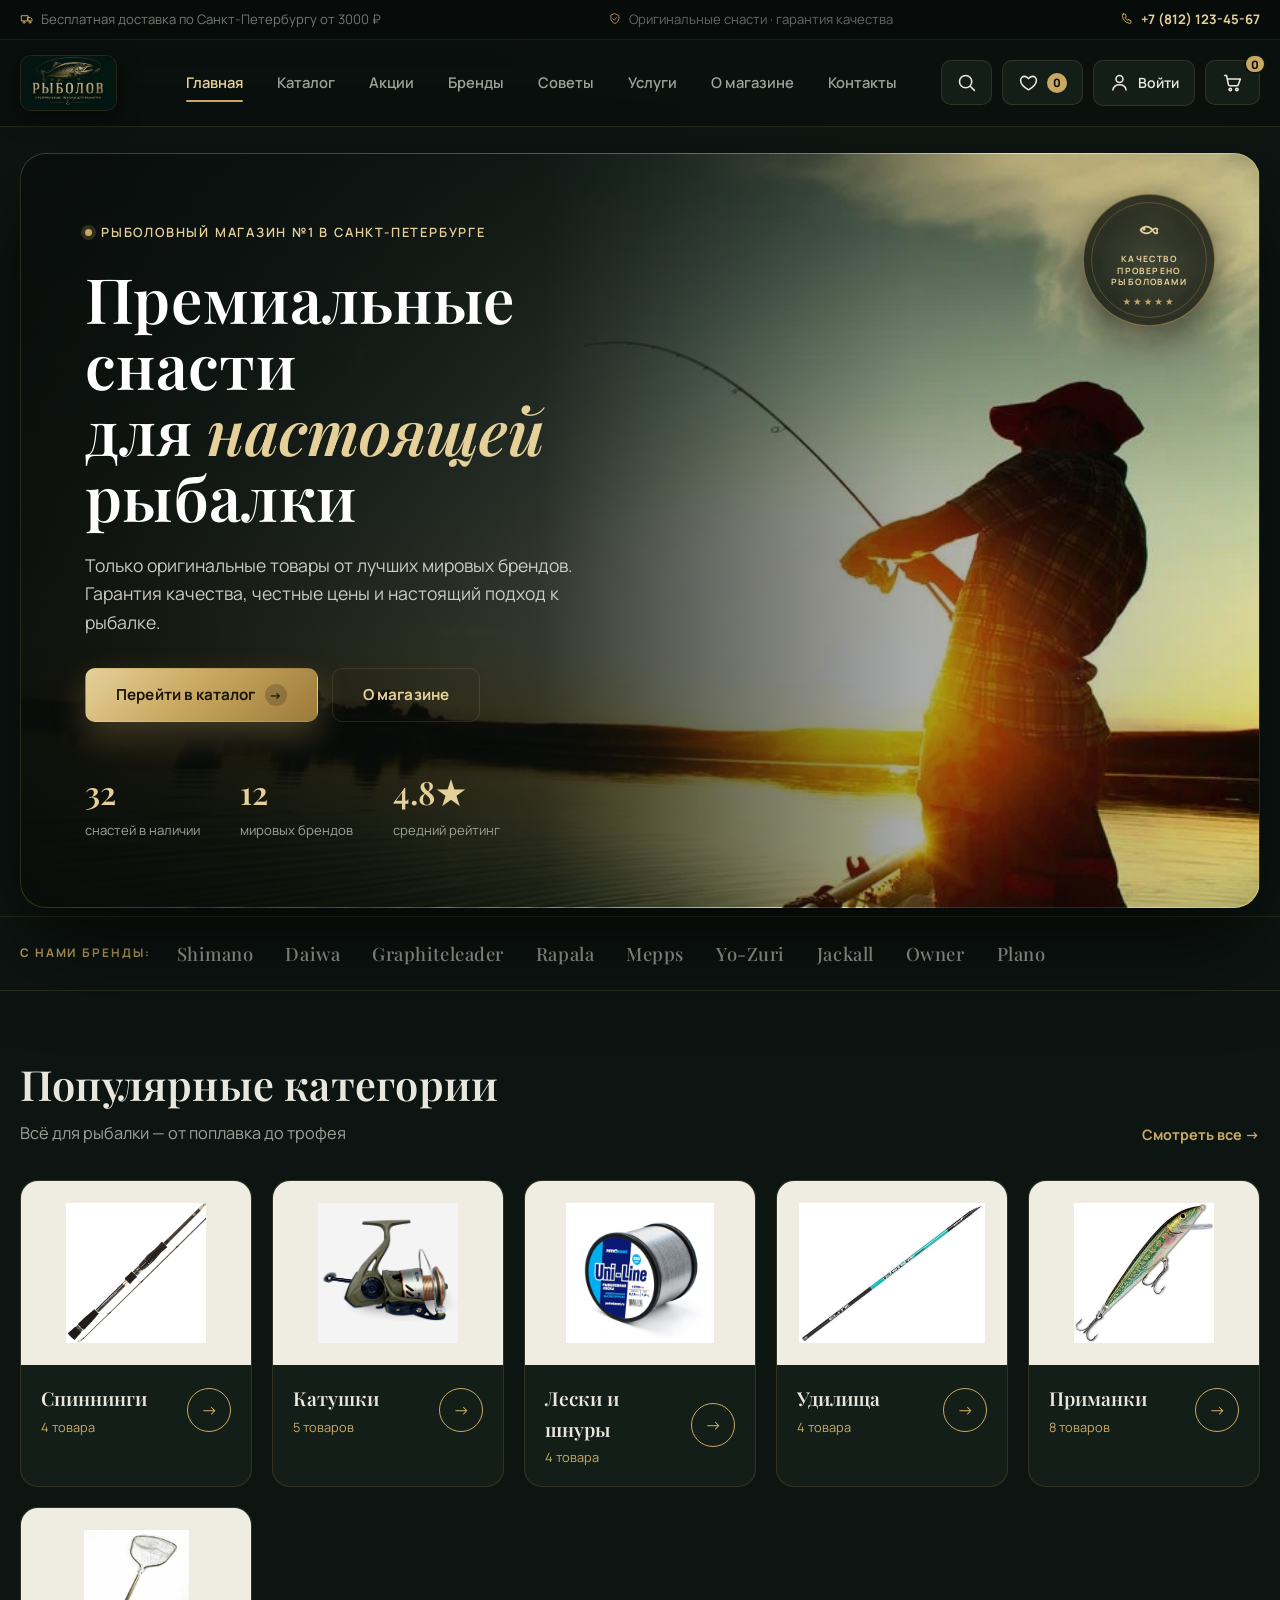
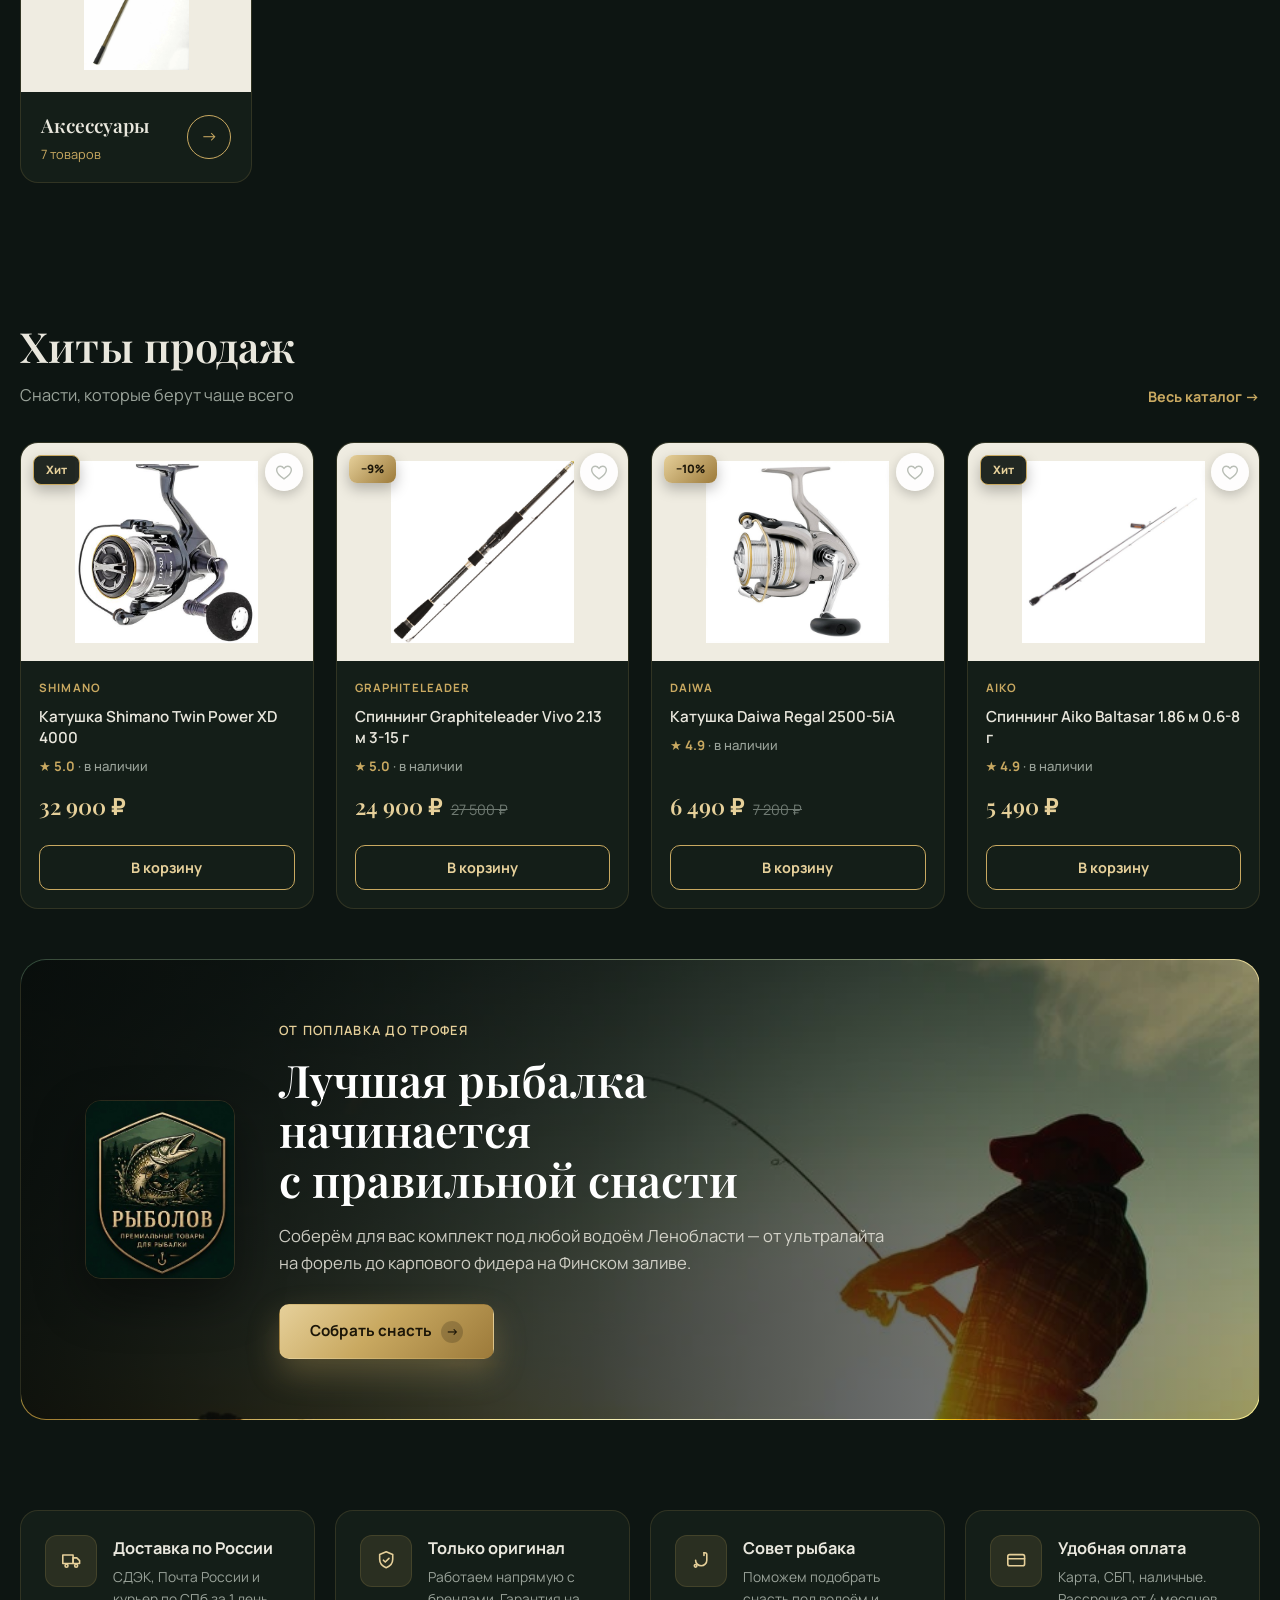
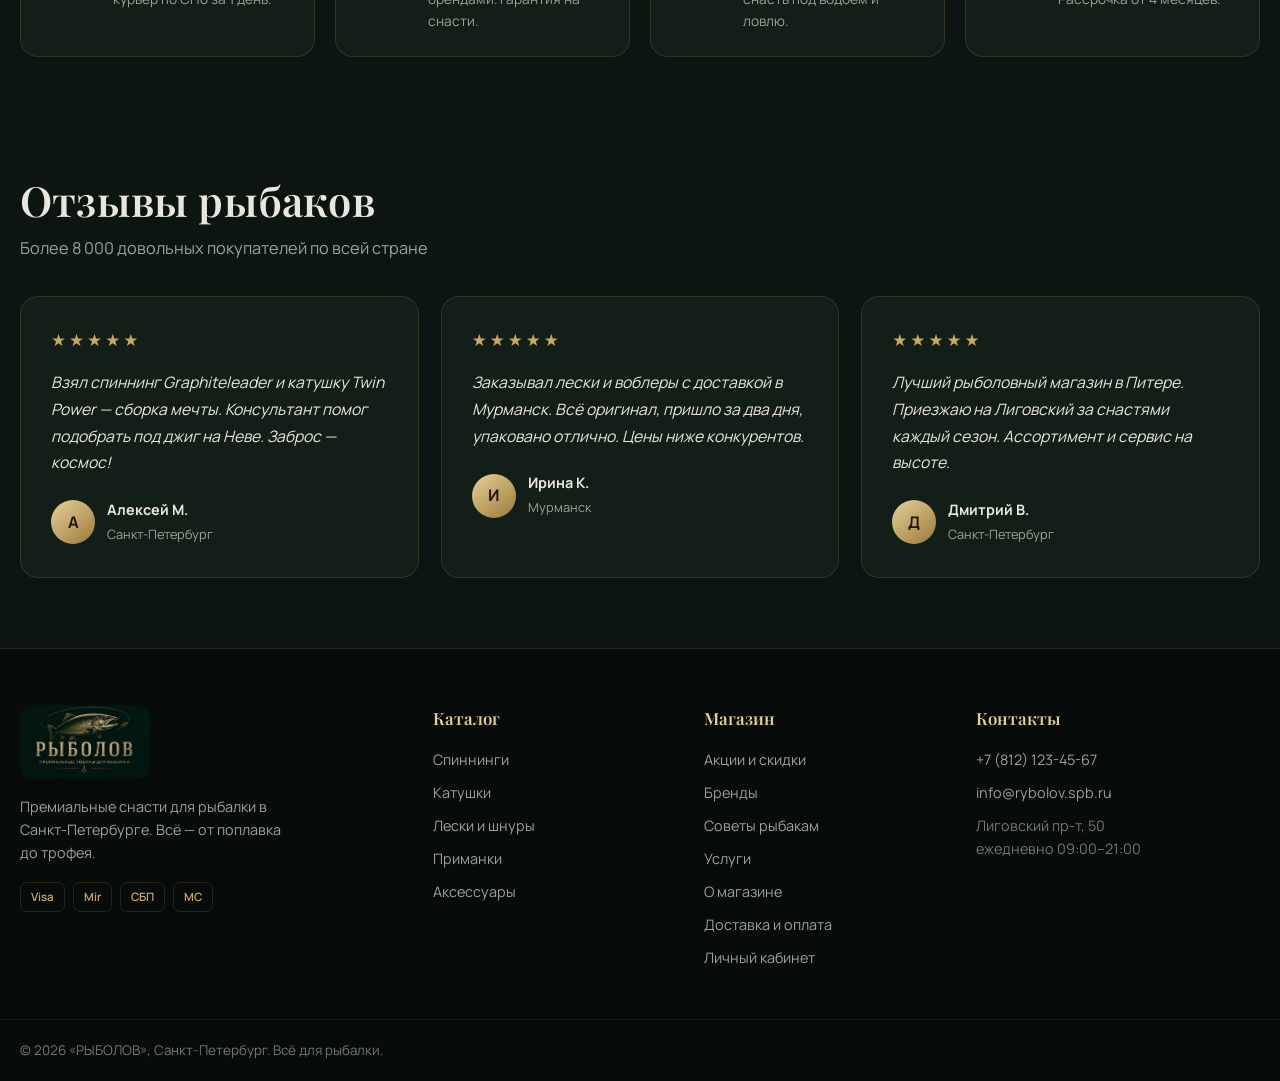
<file: index.html>
<!DOCTYPE html>
<html lang="ru">
<head>
  <meta charset="UTF-8">
  <meta name="viewport" content="width=device-width, initial-scale=1.0">
  <meta name="description" content="РЫБОЛОВ — премиальный рыболовный магазин в Санкт-Петербурге. Спиннинги, катушки, лески, воблеры и снасти от мировых брендов.">
  <title>РЫБОЛОВ — премиальные снасти для рыбалки · Санкт-Петербург</title>
  <link rel="preconnect" href="https://fonts.googleapis.com">
  <link rel="preconnect" href="https://fonts.gstatic.com" crossorigin>
  <link href="https://fonts.googleapis.com/css2?family=Manrope:wght@400;500;600;700;800&family=Playfair+Display:ital,wght@0,500;0,600;0,700;1,500;1,600&display=swap" rel="stylesheet">
  <link rel="stylesheet" href="css/style.css">
  <link rel="icon" href="data:image/svg+xml,<svg xmlns='http://www.w3.org/2000/svg' viewBox='0 0 24 24'><rect width='24' height='24' rx='5' fill='%230d1512'/><path d='M3.5 12c3-4.5 8.5-4.5 12 0-3.5 4.5-9 4.5-12 0z' fill='none' stroke='%23c9a961' stroke-width='1.3' stroke-linejoin='round'/><path d='M15.5 12c1.8-1.8 3.6-1.8 5-.8-1 1.8-1 1.8 0 3.6-1.4 1-3.2 1-5-2.8z' fill='none' stroke='%23c9a961' stroke-width='1.3' stroke-linejoin='round'/></svg>">
</head>
<body data-page="home">

  <!-- Герой -->
  <section class="hero">
    <div class="container">
      <div class="hero__card">
        <div class="seal" aria-hidden="true">
          <span class="seal__fish" data-icon="fish"></span>
          <span class="seal__text">Качество<br>проверено<br>рыболовами</span>
          <span class="seal__stars">★★★★★</span>
        </div>
        <div class="hero__inner">
          <p class="hero__eyebrow"><span class="dot"></span> Рыболовный магазин №1 в Санкт-Петербурге</p>
          <h1 class="hero__title">Премиальные снасти<br>для <span class="accent">настоящей</span> рыбалки</h1>
          <p class="hero__text">Только оригинальные товары от лучших мировых брендов. Гарантия качества, честные цены и настоящий подход к рыбалке.</p>
          <div class="hero__actions">
            <a href="catalog.html" class="btn btn--primary">Перейти в каталог <span class="btn__arrow">→</span></a>
            <a href="about.html" class="btn btn--ghost">О магазине</a>
          </div>
          <div class="hero__stats">
            <div><b id="statCount">0</b><span>снастей в наличии</span></div>
            <div><b>12</b><span>мировых брендов</span></div>
            <div><b>4.8★</b><span>средний рейтинг</span></div>
          </div>
        </div>
      </div>
    </div>
  </section>

  <!-- Бренды -->
  <div class="brands">
    <div class="container brands__inner">
      <span class="brands__label">С нами бренды:</span>
      <div class="brands__list">
        <a href="catalog.html?brand=Shimano">Shimano</a><a href="catalog.html?brand=Daiwa">Daiwa</a><a href="catalog.html?brand=Graphiteleader">Graphiteleader</a><a href="catalog.html?brand=Rapala">Rapala</a>
        <a href="catalog.html?brand=Mepps">Mepps</a><a href="catalog.html?brand=Yo-Zuri">Yo-Zuri</a><a href="catalog.html?brand=Jackall">Jackall</a><a href="catalog.html?brand=Owner">Owner</a><a href="catalog.html?brand=Plano">Plano</a>
      </div>
    </div>
  </div>

  <!-- Категории -->
  <section class="cats" id="categories">
    <div class="container">
      <div class="section-head section-head--row">
        <div><h2 class="section-title">Популярные категории</h2><p class="section-sub">Всё для рыбалки — от поплавка до трофея</p></div>
        <a href="catalog.html" class="section-link">Смотреть все →</a>
      </div>
      <div class="cats__grid" id="catsGrid"></div>
    </div>
  </section>

  <!-- Хиты -->
  <section class="hits" id="hits">
    <div class="container">
      <div class="section-head section-head--row">
        <div><h2 class="section-title">Хиты продаж</h2><p class="section-sub">Снасти, которые берут чаще всего</p></div>
        <a href="catalog.html" class="section-link">Весь каталог →</a>
      </div>
      <div class="products products--hits" id="hitsGrid"></div>
    </div>
  </section>

  <!-- CTA -->
  <section class="cta" id="cta">
    <div class="container">
      <div class="cta__card">
        <div class="cta__overlay"></div>
        <div class="cta__inner">
          <img src="assets/img/logo-crest.jpeg" alt="Герб РЫБОЛОВ" class="cta__seal">
          <div class="cta__content">
            <p class="cta__eyebrow">От поплавка до трофея</p>
            <h2 class="cta__title">Лучшая рыбалка начинается<br>с правильной снасти</h2>
            <p class="cta__text">Соберём для вас комплект под любой водоём Ленобласти — от ультралайта на форель до карпового фидера на Финском заливе.</p>
            <a href="catalog.html" class="btn btn--primary">Собрать снасть <span class="btn__arrow">→</span></a>
          </div>
        </div>
      </div>
    </div>
  </section>

  <!-- Преимущества -->
  <section class="features">
    <div class="container">
      <div class="features__grid">
        <div class="feature"><span class="feature__ico" data-icon="truck"></span><div><h3>Доставка по России</h3><p>СДЭК, Почта России и курьер по СПб за 1 день.</p></div></div>
        <div class="feature"><span class="feature__ico" data-icon="shield"></span><div><h3>Только оригинал</h3><p>Работаем напрямую с брендами. Гарантия на снасти.</p></div></div>
        <div class="feature"><span class="feature__ico" data-icon="hook"></span><div><h3>Совет рыбака</h3><p>Поможем подобрать снасть под водоём и ловлю.</p></div></div>
        <div class="feature"><span class="feature__ico" data-icon="card"></span><div><h3>Удобная оплата</h3><p>Карта, СБП, наличные. Рассрочка от 4 месяцев.</p></div></div>
      </div>
    </div>
  </section>

  <!-- Отзывы -->
  <section class="reviews" id="reviews">
    <div class="container">
      <div class="section-head"><h2 class="section-title">Отзывы рыбаков</h2><p class="section-sub">Более 8 000 довольных покупателей по всей стране</p></div>
      <div class="reviews__grid">
        <figure class="review"><div class="review__stars">★★★★★</div><blockquote>Взял спиннинг Graphiteleader и катушку Twin Power — сборка мечты. Консультант помог подобрать под джиг на Неве. Заброс — космос!</blockquote><figcaption><span class="review__ava">А</span><div><b>Алексей М.</b><small>Санкт-Петербург</small></div></figcaption></figure>
        <figure class="review"><div class="review__stars">★★★★★</div><blockquote>Заказывал лески и воблеры с доставкой в Мурманск. Всё оригинал, пришло за два дня, упаковано отлично. Цены ниже конкурентов.</blockquote><figcaption><span class="review__ava">И</span><div><b>Ирина К.</b><small>Мурманск</small></div></figcaption></figure>
        <figure class="review"><div class="review__stars">★★★★★</div><blockquote>Лучший рыболовный магазин в Питере. Приезжаю на Лиговский за снастями каждый сезон. Ассортимент и сервис на высоте.</blockquote><figcaption><span class="review__ava">Д</span><div><b>Дмитрий В.</b><small>Санкт-Петербург</small></div></figcaption></figure>
      </div>
    </div>
  </section>

  <script src="js/products.js"></script>
  <script src="js/layout.js"></script>
  <script src="js/app.js"></script>
</body>
</html>
</file>
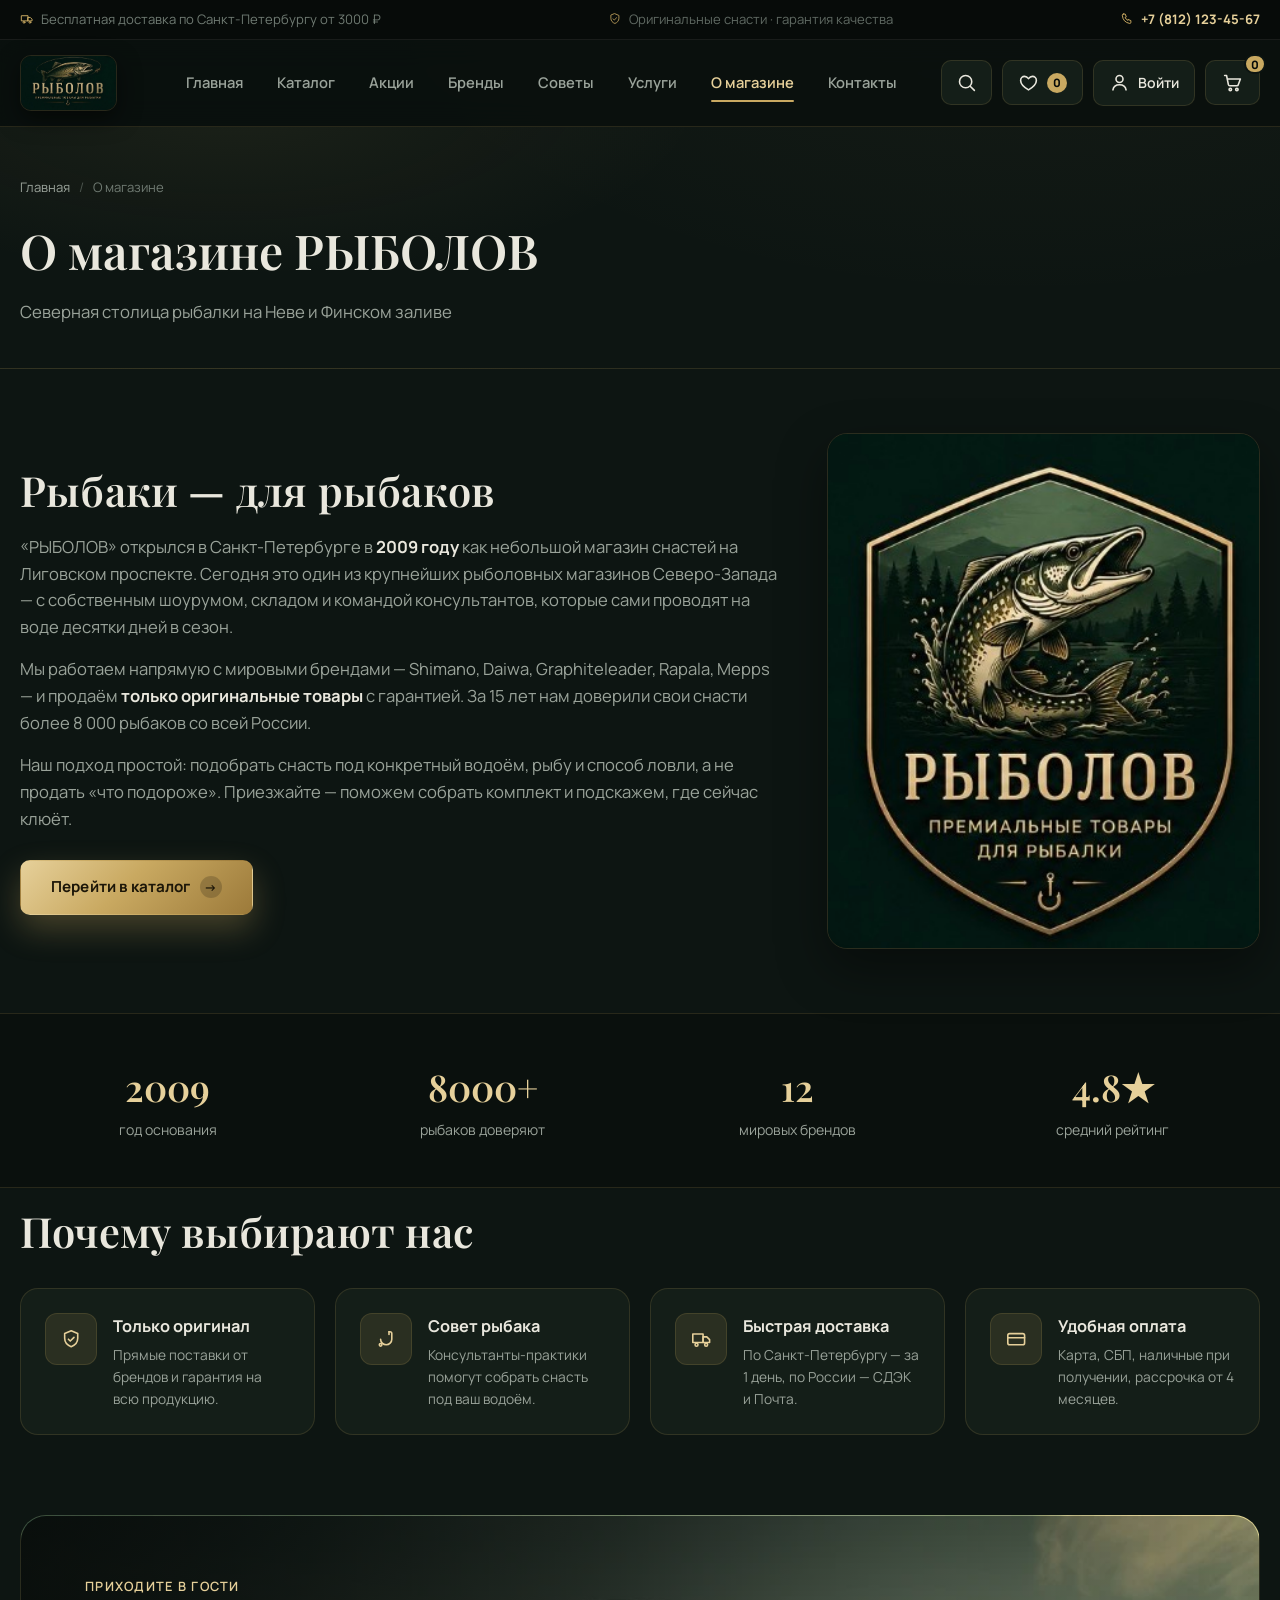
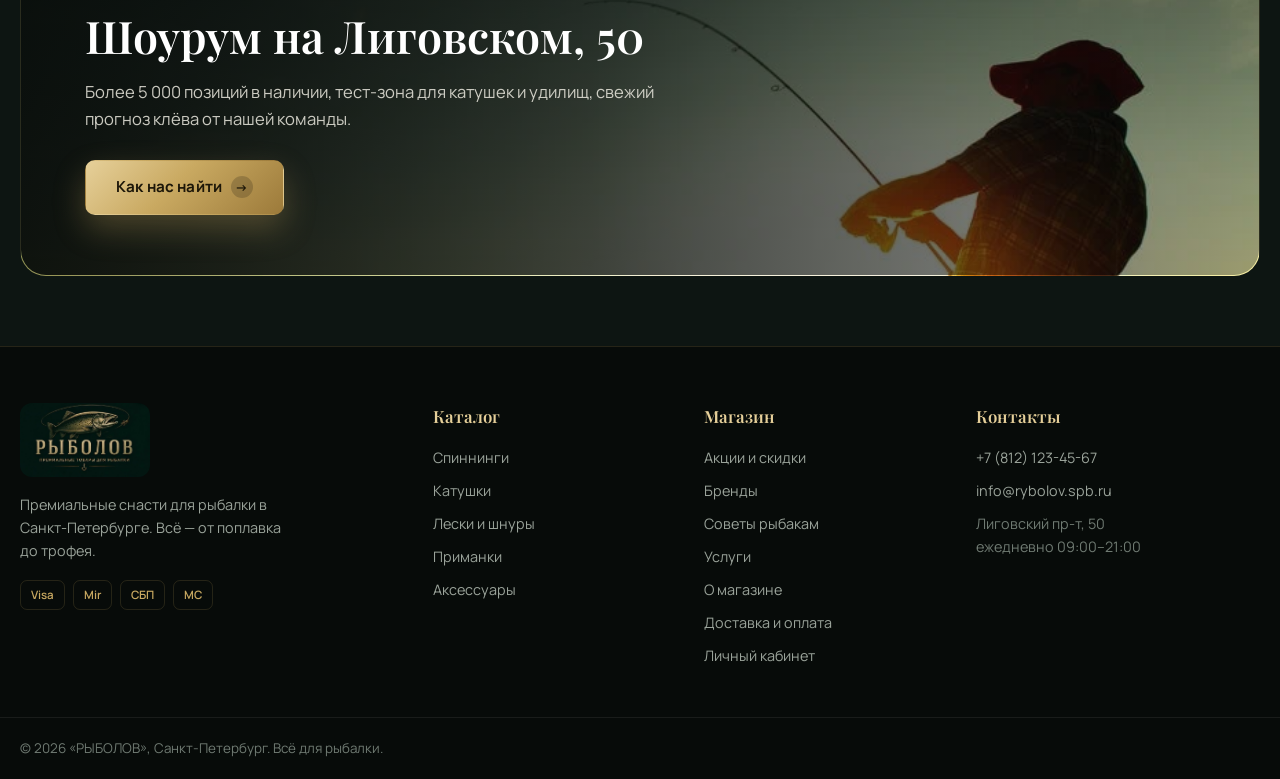
<file: about.html>
<!DOCTYPE html>
<html lang="ru">
<head>
  <meta charset="UTF-8">
  <meta name="viewport" content="width=device-width, initial-scale=1.0">
  <meta name="description" content="О магазине РЫБОЛОВ — рыболовный магазин в Санкт-Петербурге с 2009 года. Оригинальные снасти, гарантия качества, совет рыбака.">
  <title>О магазине — РЫБОЛОВ · Санкт-Петербург</title>
  <link rel="preconnect" href="https://fonts.googleapis.com">
  <link rel="preconnect" href="https://fonts.gstatic.com" crossorigin>
  <link href="https://fonts.googleapis.com/css2?family=Manrope:wght@400;500;600;700;800&family=Playfair+Display:ital,wght@0,500;0,600;0,700;1,500;1,600&display=swap" rel="stylesheet">
  <link rel="stylesheet" href="css/style.css">
  <link rel="icon" href="data:image/svg+xml,<svg xmlns='http://www.w3.org/2000/svg' viewBox='0 0 24 24'><rect width='24' height='24' rx='5' fill='%230d1512'/><path d='M3.5 12c3-4.5 8.5-4.5 12 0-3.5 4.5-9 4.5-12 0z' fill='none' stroke='%23c9a961' stroke-width='1.3' stroke-linejoin='round'/><path d='M15.5 12c1.8-1.8 3.6-1.8 5-.8-1 1.8-1 1.8 0 3.6-1.4 1-3.2 1-5-2.8z' fill='none' stroke='%23c9a961' stroke-width='1.3' stroke-linejoin='round'/></svg>">
</head>
<body data-page="about">

  <section class="page-hero">
    <div class="container">
      <nav class="crumbs"><a href="index.html">Главная</a> <span>/</span> О магазине</nav>
      <h1 class="page-hero__title">О магазине РЫБОЛОВ</h1>
      <p class="page-hero__sub">Северная столица рыбалки на Неве и Финском заливе</p>
    </div>
  </section>

  <section class="prose">
    <div class="container prose__grid">
      <div class="prose__text">
        <h2 class="section-title">Рыбаки — для рыбаков</h2>
        <p>«РЫБОЛОВ» открылся в Санкт-Петербурге в <b>2009 году</b> как небольшой магазин снастей на Лиговском проспекте. Сегодня это один из крупнейших рыболовных магазинов Северо-Запада — с собственным шоурумом, складом и командой консультантов, которые сами проводят на воде десятки дней в сезон.</p>
        <p>Мы работаем напрямую с мировыми брендами — Shimano, Daiwa, Graphiteleader, Rapala, Mepps — и продаём <b>только оригинальные товары</b> с гарантией. За 15 лет нам доверили свои снасти более 8 000 рыбаков со всей России.</p>
        <p>Наш подход простой: подобрать снасть под конкретный водоём, рыбу и способ ловли, а не продать «что подороже». Приезжайте — поможем собрать комплект и подскажем, где сейчас клюёт.</p>
        <a href="catalog.html" class="btn btn--primary">Перейти в каталог <span class="btn__arrow">→</span></a>
      </div>
      <div class="prose__seal">
        <img src="assets/img/logo-crest.jpeg" alt="Герб РЫБОЛОВ">
      </div>
    </div>
  </section>

  <section class="stats-band">
    <div class="container stats-band__grid">
      <div><b>2009</b><span>год основания</span></div>
      <div><b>8000+</b><span>рыбаков доверяют</span></div>
      <div><b>12</b><span>мировых брендов</span></div>
      <div><b>4.8★</b><span>средний рейтинг</span></div>
    </div>
  </section>

  <section class="features">
    <div class="container">
      <div class="section-head"><h2 class="section-title">Почему выбирают нас</h2></div>
      <div class="features__grid">
        <div class="feature"><span class="feature__ico" data-icon="shield"></span><div><h3>Только оригинал</h3><p>Прямые поставки от брендов и гарантия на всю продукцию.</p></div></div>
        <div class="feature"><span class="feature__ico" data-icon="hook"></span><div><h3>Совет рыбака</h3><p>Консультанты-практики помогут собрать снасть под ваш водоём.</p></div></div>
        <div class="feature"><span class="feature__ico" data-icon="truck"></span><div><h3>Быстрая доставка</h3><p>По Санкт-Петербургу — за 1 день, по России — СДЭК и Почта.</p></div></div>
        <div class="feature"><span class="feature__ico" data-icon="card"></span><div><h3>Удобная оплата</h3><p>Карта, СБП, наличные при получении, рассрочка от 4 месяцев.</p></div></div>
      </div>
    </div>
  </section>

  <section class="cta" id="cta">
    <div class="container">
      <div class="cta__card">
        <div class="cta__overlay"></div>
        <div class="cta__inner">
          <div class="cta__content">
            <p class="cta__eyebrow">Приходите в гости</p>
            <h2 class="cta__title">Шоурум на Лиговском, 50</h2>
            <p class="cta__text">Более 5 000 позиций в наличии, тест-зона для катушек и удилищ, свежий прогноз клёва от нашей команды.</p>
            <a href="contacts.html" class="btn btn--primary">Как нас найти <span class="btn__arrow">→</span></a>
          </div>
        </div>
      </div>
    </div>
  </section>

  <script src="js/products.js"></script>
  <script src="js/layout.js"></script>
  <script src="js/app.js"></script>
</body>
</html>
</file>
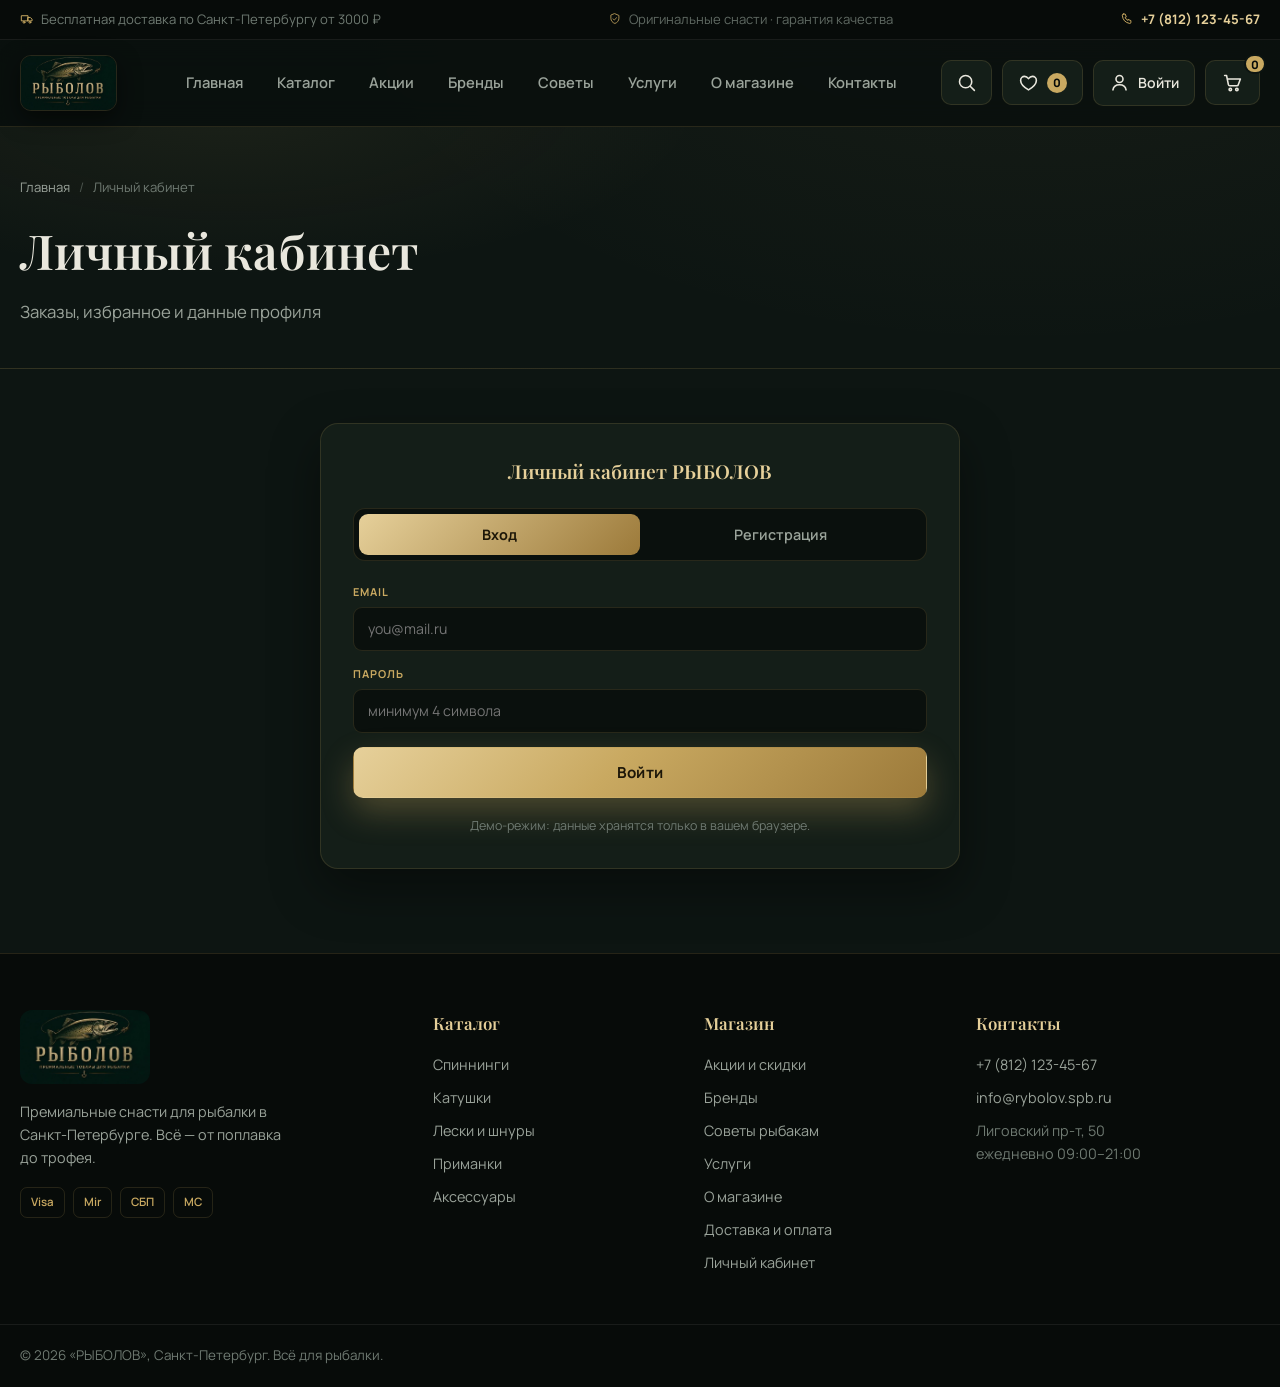
<file: account.html>
<!DOCTYPE html>
<html lang="ru">
<head>
  <meta charset="UTF-8">
  <meta name="viewport" content="width=device-width, initial-scale=1.0">
  <meta name="description" content="Личный кабинет РЫБОЛОВ — вход, регистрация, история заказов и избранное.">
  <title>Личный кабинет — РЫБОЛОВ</title>
  <link rel="preconnect" href="https://fonts.googleapis.com">
  <link rel="preconnect" href="https://fonts.gstatic.com" crossorigin>
  <link href="https://fonts.googleapis.com/css2?family=Manrope:wght@400;500;600;700;800&family=Playfair+Display:ital,wght@0,500;0,600;0,700;1,500;1,600&display=swap" rel="stylesheet">
  <link rel="stylesheet" href="css/style.css">
  <link rel="icon" href="data:image/svg+xml,<svg xmlns='http://www.w3.org/2000/svg' viewBox='0 0 24 24'><rect width='24' height='24' rx='5' fill='%230d1512'/><path d='M3.5 12c3-4.5 8.5-4.5 12 0-3.5 4.5-9 4.5-12 0z' fill='none' stroke='%23c9a961' stroke-width='1.3' stroke-linejoin='round'/><path d='M15.5 12c1.8-1.8 3.6-1.8 5-.8-1 1.8-1 1.8 0 3.6-1.4 1-3.2 1-5-2.8z' fill='none' stroke='%23c9a961' stroke-width='1.3' stroke-linejoin='round'/></svg>">
</head>
<body data-page="account">

  <section class="page-hero">
    <div class="container">
      <nav class="crumbs"><a href="index.html">Главная</a> <span>/</span> Личный кабинет</nav>
      <h1 class="page-hero__title">Личный кабинет</h1>
      <p class="page-hero__sub">Заказы, избранное и данные профиля</p>
    </div>
  </section>

  <section class="account-page">
    <div class="container">
      <div class="account-page__card" id="accountView"></div>
    </div>
  </section>

  <script src="js/products.js"></script>
  <script src="js/layout.js"></script>
  <script src="js/app.js"></script>
</body>
</html>
</file>
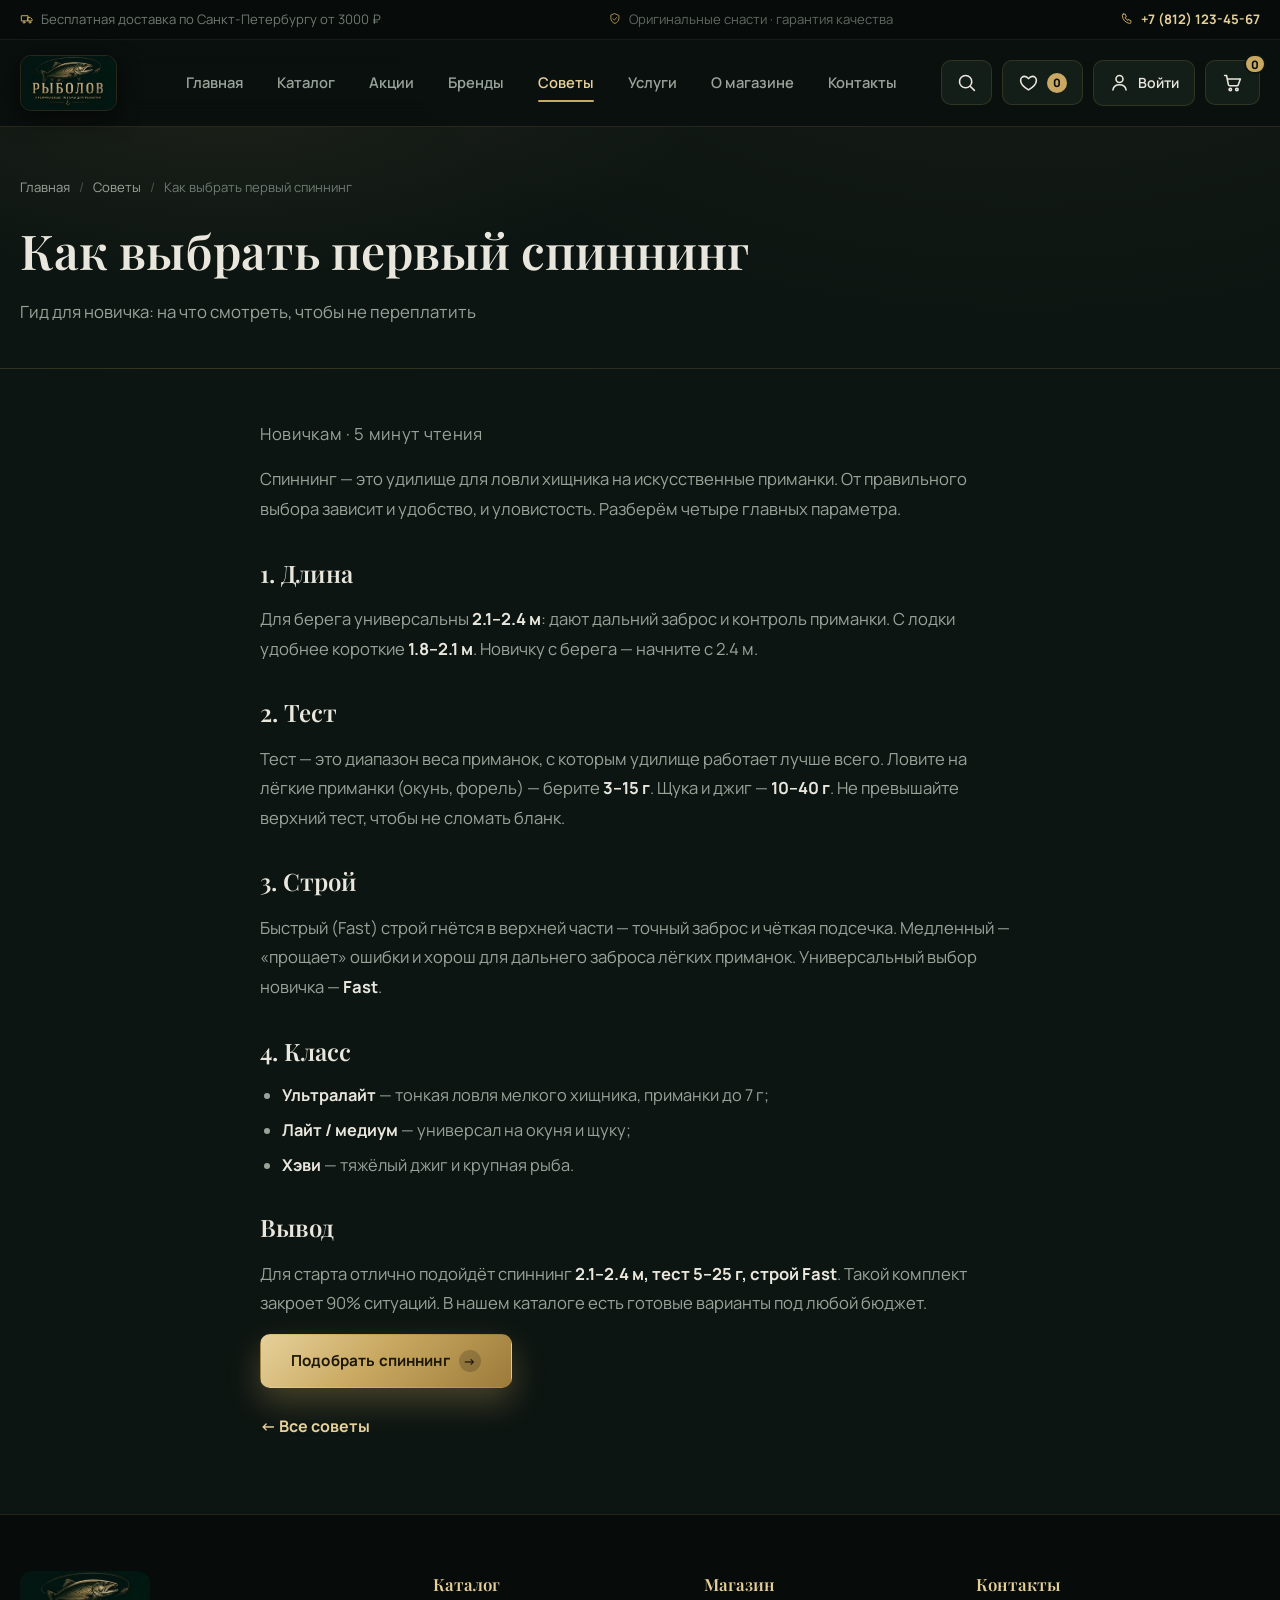
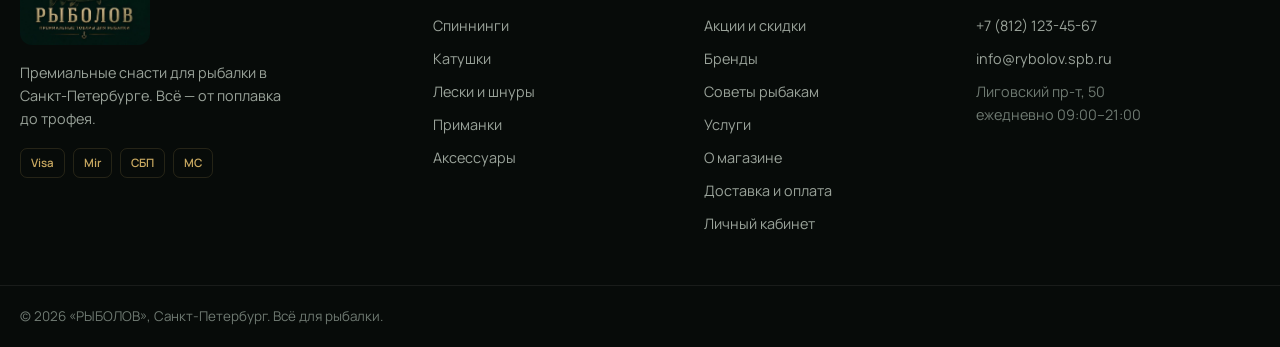
<file: blog-1.html>
<!DOCTYPE html>
<html lang="ru">
<head>
  <meta charset="UTF-8">
  <meta name="viewport" content="width=device-width, initial-scale=1.0">
  <meta name="description" content="Как выбрать первый спиннинг — гид от магазина РЫБОЛОВ: длина, тест, строй и класс удилища.">
  <title>Как выбрать первый спиннинг — РЫБОЛОВ</title>
  <link rel="preconnect" href="https://fonts.googleapis.com">
  <link rel="preconnect" href="https://fonts.gstatic.com" crossorigin>
  <link href="https://fonts.googleapis.com/css2?family=Manrope:wght@400;500;600;700;800&family=Playfair+Display:ital,wght@0,500;0,600;0,700;1,500;1,600&display=swap" rel="stylesheet">
  <link rel="stylesheet" href="css/style.css">
  <link rel="icon" href="data:image/svg+xml,<svg xmlns='http://www.w3.org/2000/svg' viewBox='0 0 24 24'><rect width='24' height='24' rx='5' fill='%230d1512'/><path d='M3.5 12c3-4.5 8.5-4.5 12 0-3.5 4.5-9 4.5-12 0z' fill='none' stroke='%23c9a961' stroke-width='1.3' stroke-linejoin='round'/><path d='M15.5 12c1.8-1.8 3.6-1.8 5-.8-1 1.8-1 1.8 0 3.6-1.4 1-3.2 1-5-2.8z' fill='none' stroke='%23c9a961' stroke-width='1.3' stroke-linejoin='round'/></svg>">
</head>
<body data-page="blog">

  <section class="page-hero">
    <div class="container">
      <nav class="crumbs"><a href="index.html">Главная</a> <span>/</span> <a href="blog.html">Советы</a> <span>/</span> Как выбрать первый спиннинг</nav>
      <h1 class="page-hero__title">Как выбрать первый спиннинг</h1>
      <p class="page-hero__sub">Гид для новичка: на что смотреть, чтобы не переплатить</p>
    </div>
  </section>

  <section class="article">
    <div class="container article__body">
      <p class="article__meta">Новичкам · 5 минут чтения</p>
      <p class="article__lead">Спиннинг — это удилище для ловли хищника на искусственные приманки. От правильного выбора зависит и удобство, и уловистость. Разберём четыре главных параметра.</p>

      <h2>1. Длина</h2>
      <p>Для берега универсальны <strong>2.1–2.4 м</strong>: дают дальний заброс и контроль приманки. С лодки удобнее короткие <strong>1.8–2.1 м</strong>. Новичку с берега — начните с 2.4 м.</p>

      <h2>2. Тест</h2>
      <p>Тест — это диапазон веса приманок, с которым удилище работает лучше всего. Ловите на лёгкие приманки (окунь, форель) — берите <strong>3–15 г</strong>. Щука и джиг — <strong>10–40 г</strong>. Не превышайте верхний тест, чтобы не сломать бланк.</p>

      <h2>3. Строй</h2>
      <p>Быстрый (Fast) строй гнётся в верхней части — точный заброс и чёткая подсечка. Медленный — «прощает» ошибки и хорош для дальнего заброса лёгких приманок. Универсальный выбор новичка — <strong>Fast</strong>.</p>

      <h2>4. Класс</h2>
      <ul>
        <li><strong>Ультралайт</strong> — тонкая ловля мелкого хищника, приманки до 7 г;</li>
        <li><strong>Лайт / медиум</strong> — универсал на окуня и щуку;</li>
        <li><strong>Хэви</strong> — тяжёлый джиг и крупная рыба.</li>
      </ul>

      <h2>Вывод</h2>
      <p>Для старта отлично подойдёт спиннинг <strong>2.1–2.4 м, тест 5–25 г, строй Fast</strong>. Такой комплект закроет 90% ситуаций. В нашем каталоге есть готовые варианты под любой бюджет.</p>

      <a class="btn btn--primary" href="catalog.html?cat=spinning">Подобрать спиннинг <span class="btn__arrow">→</span></a>
      <br><a class="article__back" href="blog.html">← Все советы</a>
    </div>
  </section>

  <script src="js/products.js"></script>
  <script src="js/layout.js"></script>
  <script src="js/app.js"></script>
</body>
</html>
</file>
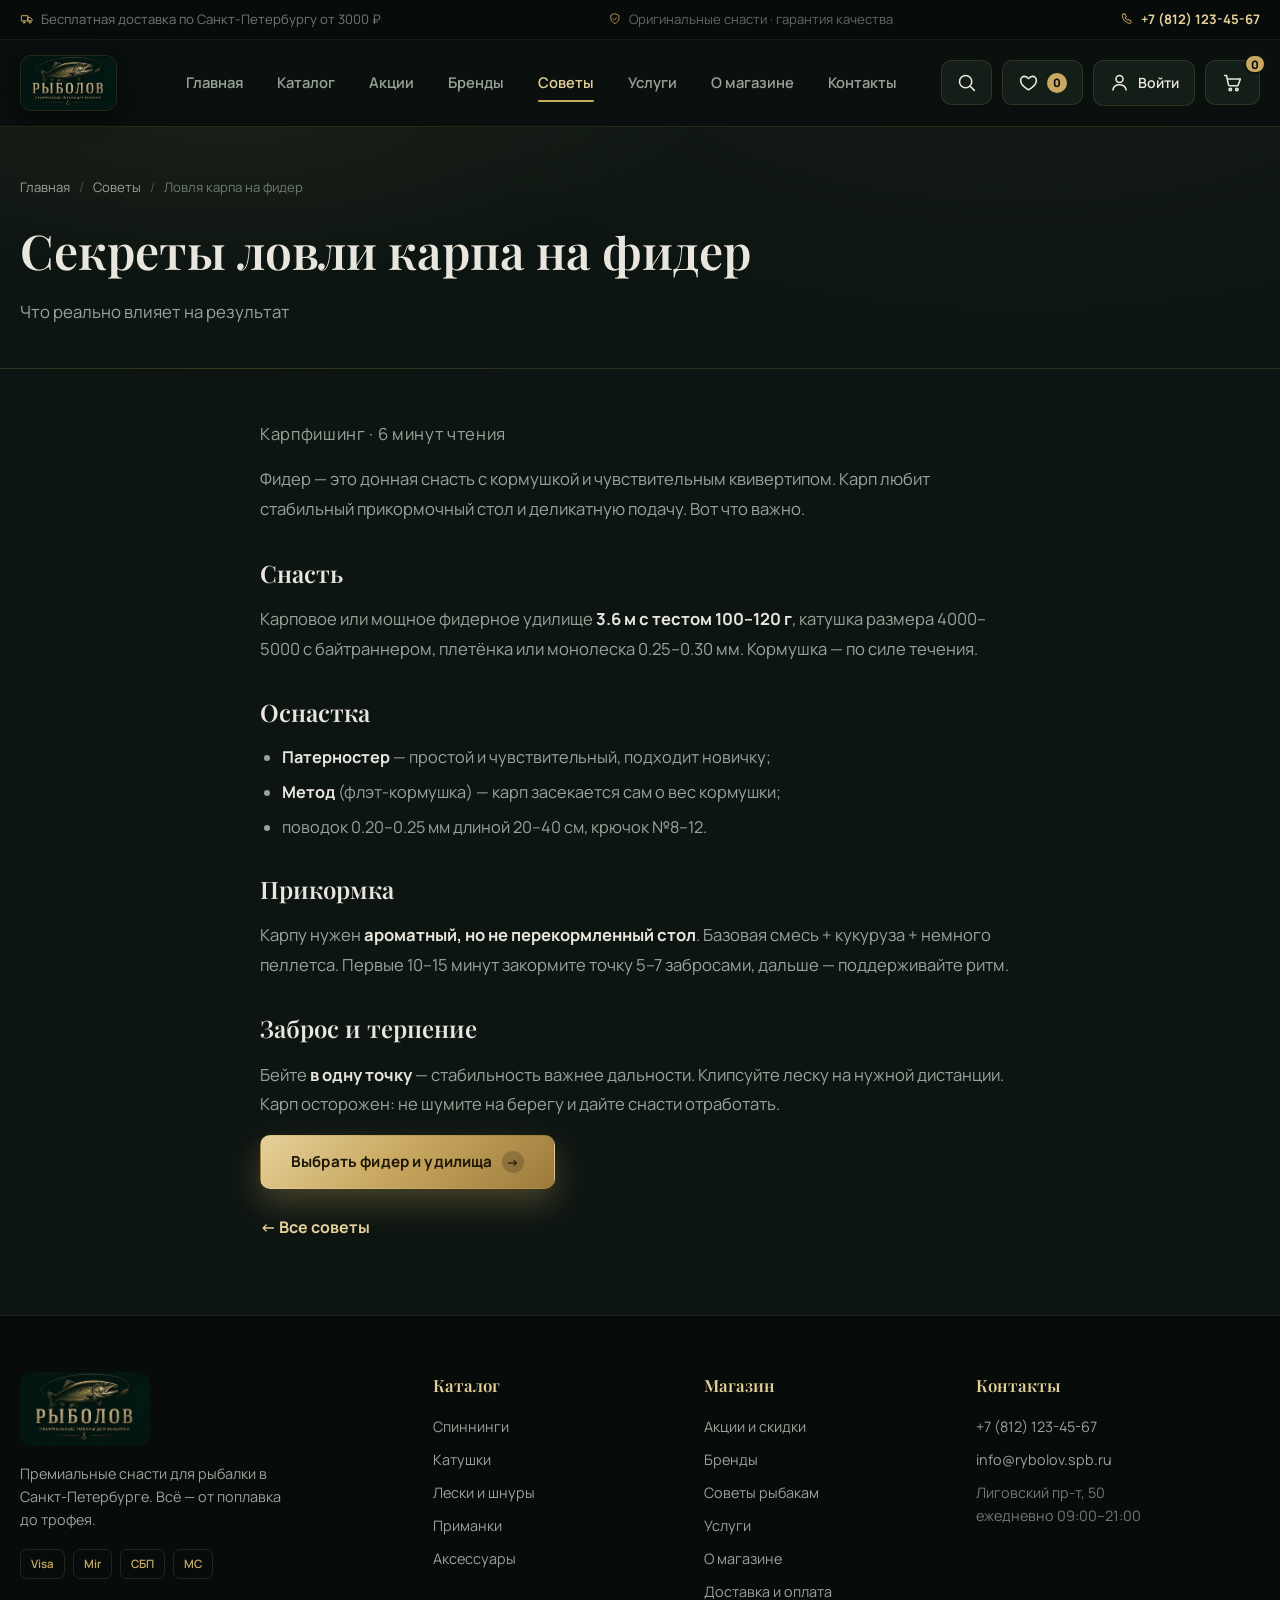
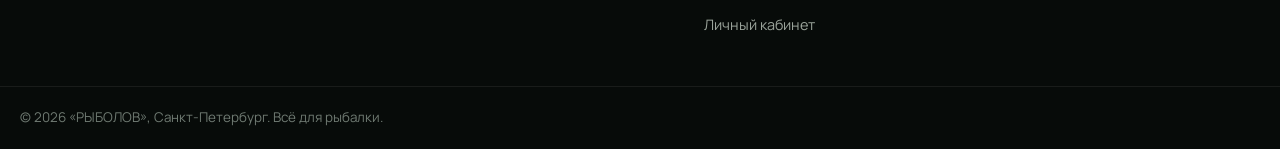
<file: blog-2.html>
<!DOCTYPE html>
<html lang="ru">
<head>
  <meta charset="UTF-8">
  <meta name="viewport" content="width=device-width, initial-scale=1.0">
  <meta name="description" content="Секреты ловли карпа на фидер — оснастка, прикормка и заброс от магазина РЫБОЛОВ.">
  <title>Секреты ловли карпа на фидер — РЫБОЛОВ</title>
  <link rel="preconnect" href="https://fonts.googleapis.com">
  <link rel="preconnect" href="https://fonts.gstatic.com" crossorigin>
  <link href="https://fonts.googleapis.com/css2?family=Manrope:wght@400;500;600;700;800&family=Playfair+Display:ital,wght@0,500;0,600;0,700;1,500;1,600&display=swap" rel="stylesheet">
  <link rel="stylesheet" href="css/style.css">
  <link rel="icon" href="data:image/svg+xml,<svg xmlns='http://www.w3.org/2000/svg' viewBox='0 0 24 24'><rect width='24' height='24' rx='5' fill='%230d1512'/><path d='M3.5 12c3-4.5 8.5-4.5 12 0-3.5 4.5-9 4.5-12 0z' fill='none' stroke='%23c9a961' stroke-width='1.3' stroke-linejoin='round'/><path d='M15.5 12c1.8-1.8 3.6-1.8 5-.8-1 1.8-1 1.8 0 3.6-1.4 1-3.2 1-5-2.8z' fill='none' stroke='%23c9a961' stroke-width='1.3' stroke-linejoin='round'/></svg>">
</head>
<body data-page="blog">

  <section class="page-hero">
    <div class="container">
      <nav class="crumbs"><a href="index.html">Главная</a> <span>/</span> <a href="blog.html">Советы</a> <span>/</span> Ловля карпа на фидер</nav>
      <h1 class="page-hero__title">Секреты ловли карпа на фидер</h1>
      <p class="page-hero__sub">Что реально влияет на результат</p>
    </div>
  </section>

  <section class="article">
    <div class="container article__body">
      <p class="article__meta">Карпфишинг · 6 минут чтения</p>
      <p class="article__lead">Фидер — это донная снасть с кормушкой и чувствительным квивертипом. Карп любит стабильный прикормочный стол и деликатную подачу. Вот что важно.</p>

      <h2>Снасть</h2>
      <p>Карповое или мощное фидерное удилище <strong>3.6 м с тестом 100–120 г</strong>, катушка размера 4000–5000 с байтраннером, плетёнка или монолеска 0.25–0.30 мм. Кормушка — по силе течения.</p>

      <h2>Оснастка</h2>
      <ul>
        <li><strong>Патерностер</strong> — простой и чувствительный, подходит новичку;</li>
        <li><strong>Метод</strong> (флэт-кормушка) — карп засекается сам о вес кормушки;</li>
        <li>поводок 0.20–0.25 мм длиной 20–40 см, крючок №8–12.</li>
      </ul>

      <h2>Прикормка</h2>
      <p>Карпу нужен <strong>ароматный, но не перекормленный стол</strong>. Базовая смесь + кукуруза + немного пеллетса. Первые 10–15 минут закормите точку 5–7 забросами, дальше — поддерживайте ритм.</p>

      <h2>Заброс и терпение</h2>
      <p>Бейте <strong>в одну точку</strong> — стабильность важнее дальности. Клипсуйте леску на нужной дистанции. Карп осторожен: не шумите на берегу и дайте снасти отработать.</p>

      <a class="btn btn--primary" href="catalog.html?cat=rods">Выбрать фидер и удилища <span class="btn__arrow">→</span></a>
      <br><a class="article__back" href="blog.html">← Все советы</a>
    </div>
  </section>

  <script src="js/products.js"></script>
  <script src="js/layout.js"></script>
  <script src="js/app.js"></script>
</body>
</html>
</file>
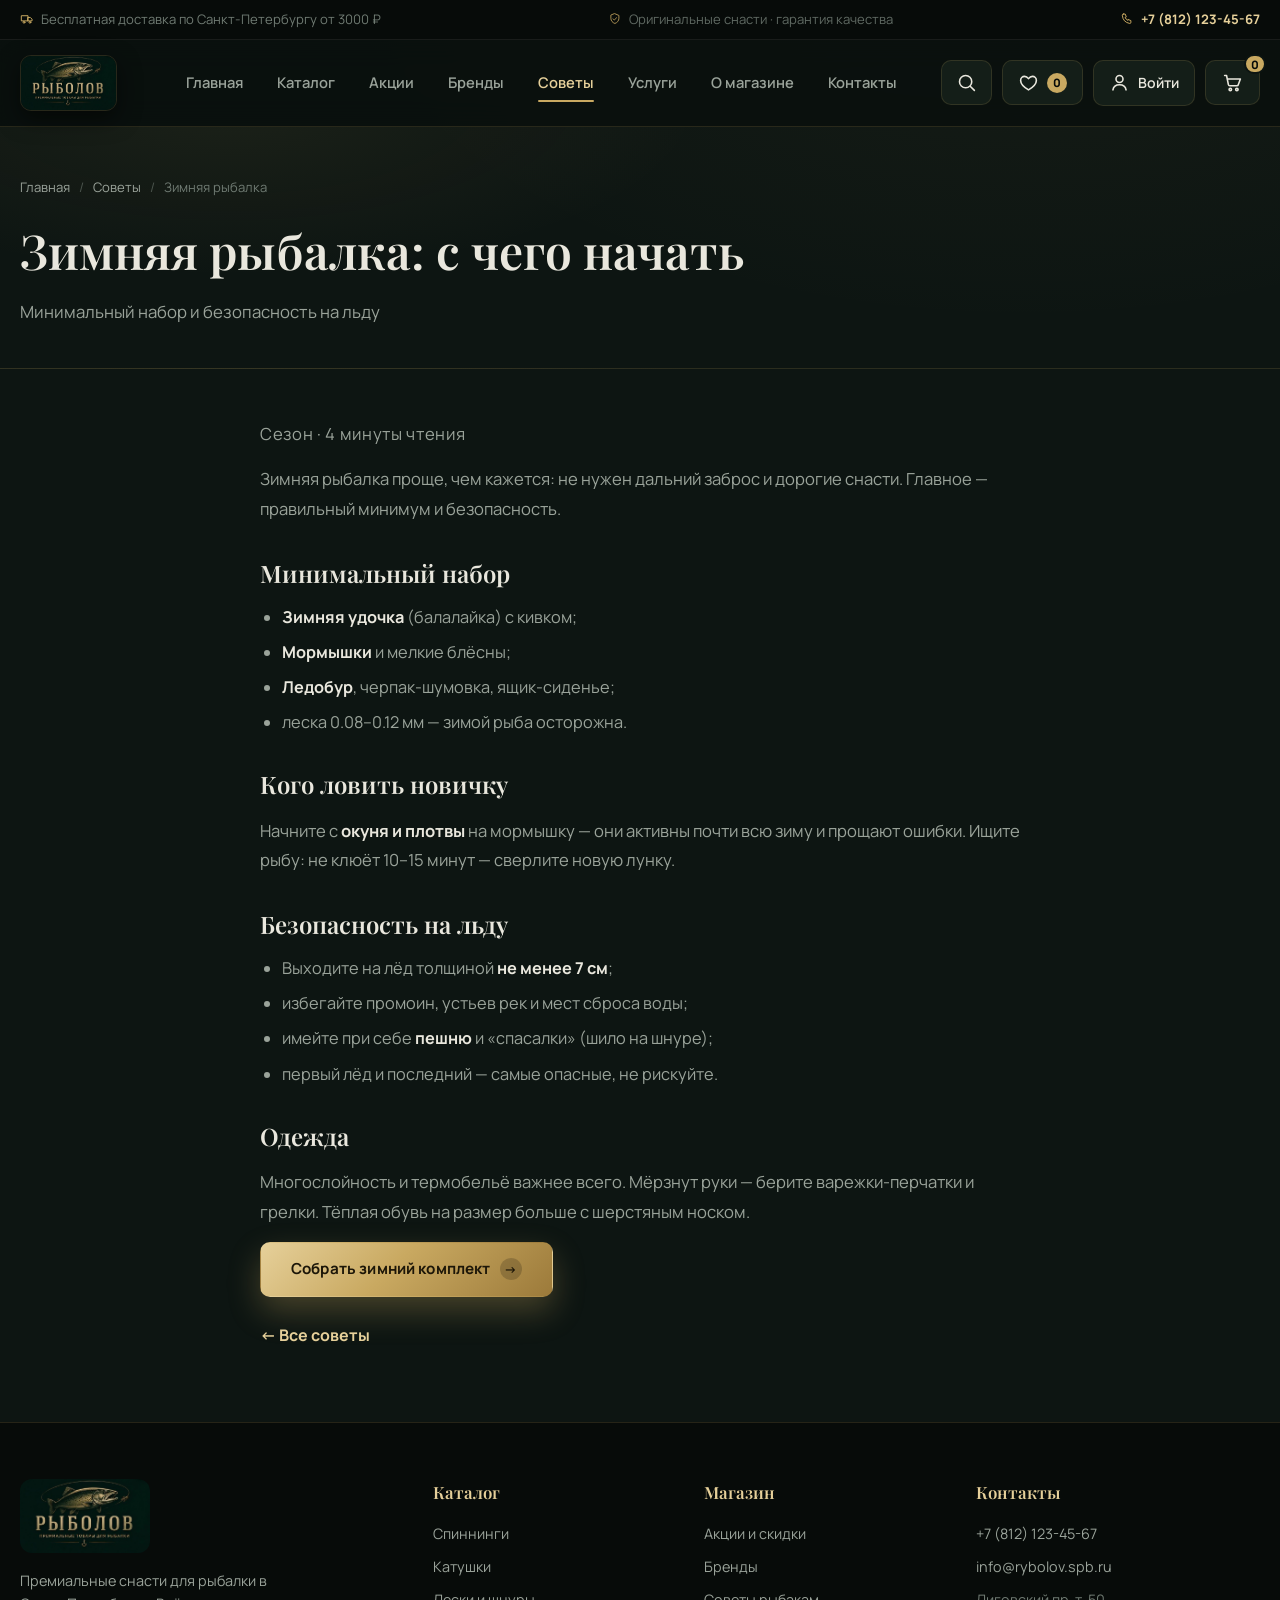
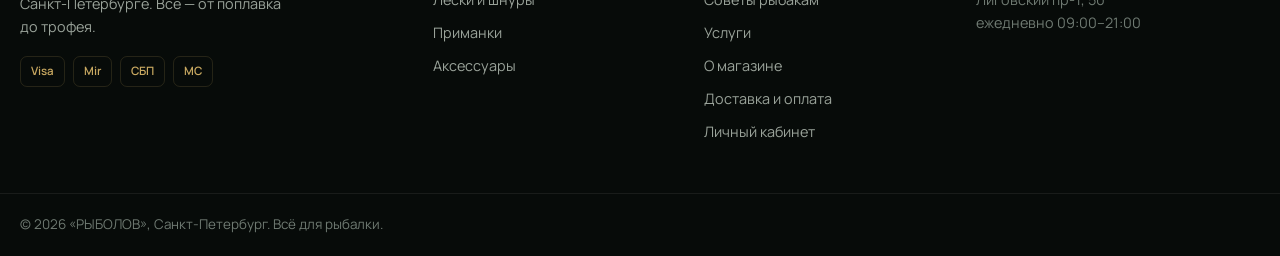
<file: blog-3.html>
<!DOCTYPE html>
<html lang="ru">
<head>
  <meta charset="UTF-8">
  <meta name="viewport" content="width=device-width, initial-scale=1.0">
  <meta name="description" content="Зимняя рыбалка с чего начать — минимальный набор снастей и безопасность на льду от магазина РЫБОЛОВ.">
  <title>Зимняя рыбалка: с чего начать — РЫБОЛОВ</title>
  <link rel="preconnect" href="https://fonts.googleapis.com">
  <link rel="preconnect" href="https://fonts.gstatic.com" crossorigin>
  <link href="https://fonts.googleapis.com/css2?family=Manrope:wght@400;500;600;700;800&family=Playfair+Display:ital,wght@0,500;0,600;0,700;1,500;1,600&display=swap" rel="stylesheet">
  <link rel="stylesheet" href="css/style.css">
  <link rel="icon" href="data:image/svg+xml,<svg xmlns='http://www.w3.org/2000/svg' viewBox='0 0 24 24'><rect width='24' height='24' rx='5' fill='%230d1512'/><path d='M3.5 12c3-4.5 8.5-4.5 12 0-3.5 4.5-9 4.5-12 0z' fill='none' stroke='%23c9a961' stroke-width='1.3' stroke-linejoin='round'/><path d='M15.5 12c1.8-1.8 3.6-1.8 5-.8-1 1.8-1 1.8 0 3.6-1.4 1-3.2 1-5-2.8z' fill='none' stroke='%23c9a961' stroke-width='1.3' stroke-linejoin='round'/></svg>">
</head>
<body data-page="blog">

  <section class="page-hero">
    <div class="container">
      <nav class="crumbs"><a href="index.html">Главная</a> <span>/</span> <a href="blog.html">Советы</a> <span>/</span> Зимняя рыбалка</nav>
      <h1 class="page-hero__title">Зимняя рыбалка: с чего начать</h1>
      <p class="page-hero__sub">Минимальный набор и безопасность на льду</p>
    </div>
  </section>

  <section class="article">
    <div class="container article__body">
      <p class="article__meta">Сезон · 4 минуты чтения</p>
      <p class="article__lead">Зимняя рыбалка проще, чем кажется: не нужен дальний заброс и дорогие снасти. Главное — правильный минимум и безопасность.</p>

      <h2>Минимальный набор</h2>
      <ul>
        <li><strong>Зимняя удочка</strong> (балалайка) с кивком;</li>
        <li><strong>Мормышки</strong> и мелкие блёсны;</li>
        <li><strong>Ледобур</strong>, черпак-шумовка, ящик-сиденье;</li>
        <li>леска 0.08–0.12 мм — зимой рыба осторожна.</li>
      </ul>

      <h2>Кого ловить новичку</h2>
      <p>Начните с <strong>окуня и плотвы</strong> на мормышку — они активны почти всю зиму и прощают ошибки. Ищите рыбу: не клюёт 10–15 минут — сверлите новую лунку.</p>

      <h2>Безопасность на льду</h2>
      <ul>
        <li>Выходите на лёд толщиной <strong>не менее 7 см</strong>;</li>
        <li>избегайте промоин, устьев рек и мест сброса воды;</li>
        <li>имейте при себе <strong>пешню</strong> и «спасалки» (шило на шнуре);</li>
        <li>первый лёд и последний — самые опасные, не рискуйте.</li>
      </ul>

      <h2>Одежда</h2>
      <p>Многослойность и термобельё важнее всего. Мёрзнут руки — берите варежки-перчатки и грелки. Тёплая обувь на размер больше с шерстяным носком.</p>

      <a class="btn btn--primary" href="catalog.html">Собрать зимний комплект <span class="btn__arrow">→</span></a>
      <br><a class="article__back" href="blog.html">← Все советы</a>
    </div>
  </section>

  <script src="js/products.js"></script>
  <script src="js/layout.js"></script>
  <script src="js/app.js"></script>
</body>
</html>
</file>
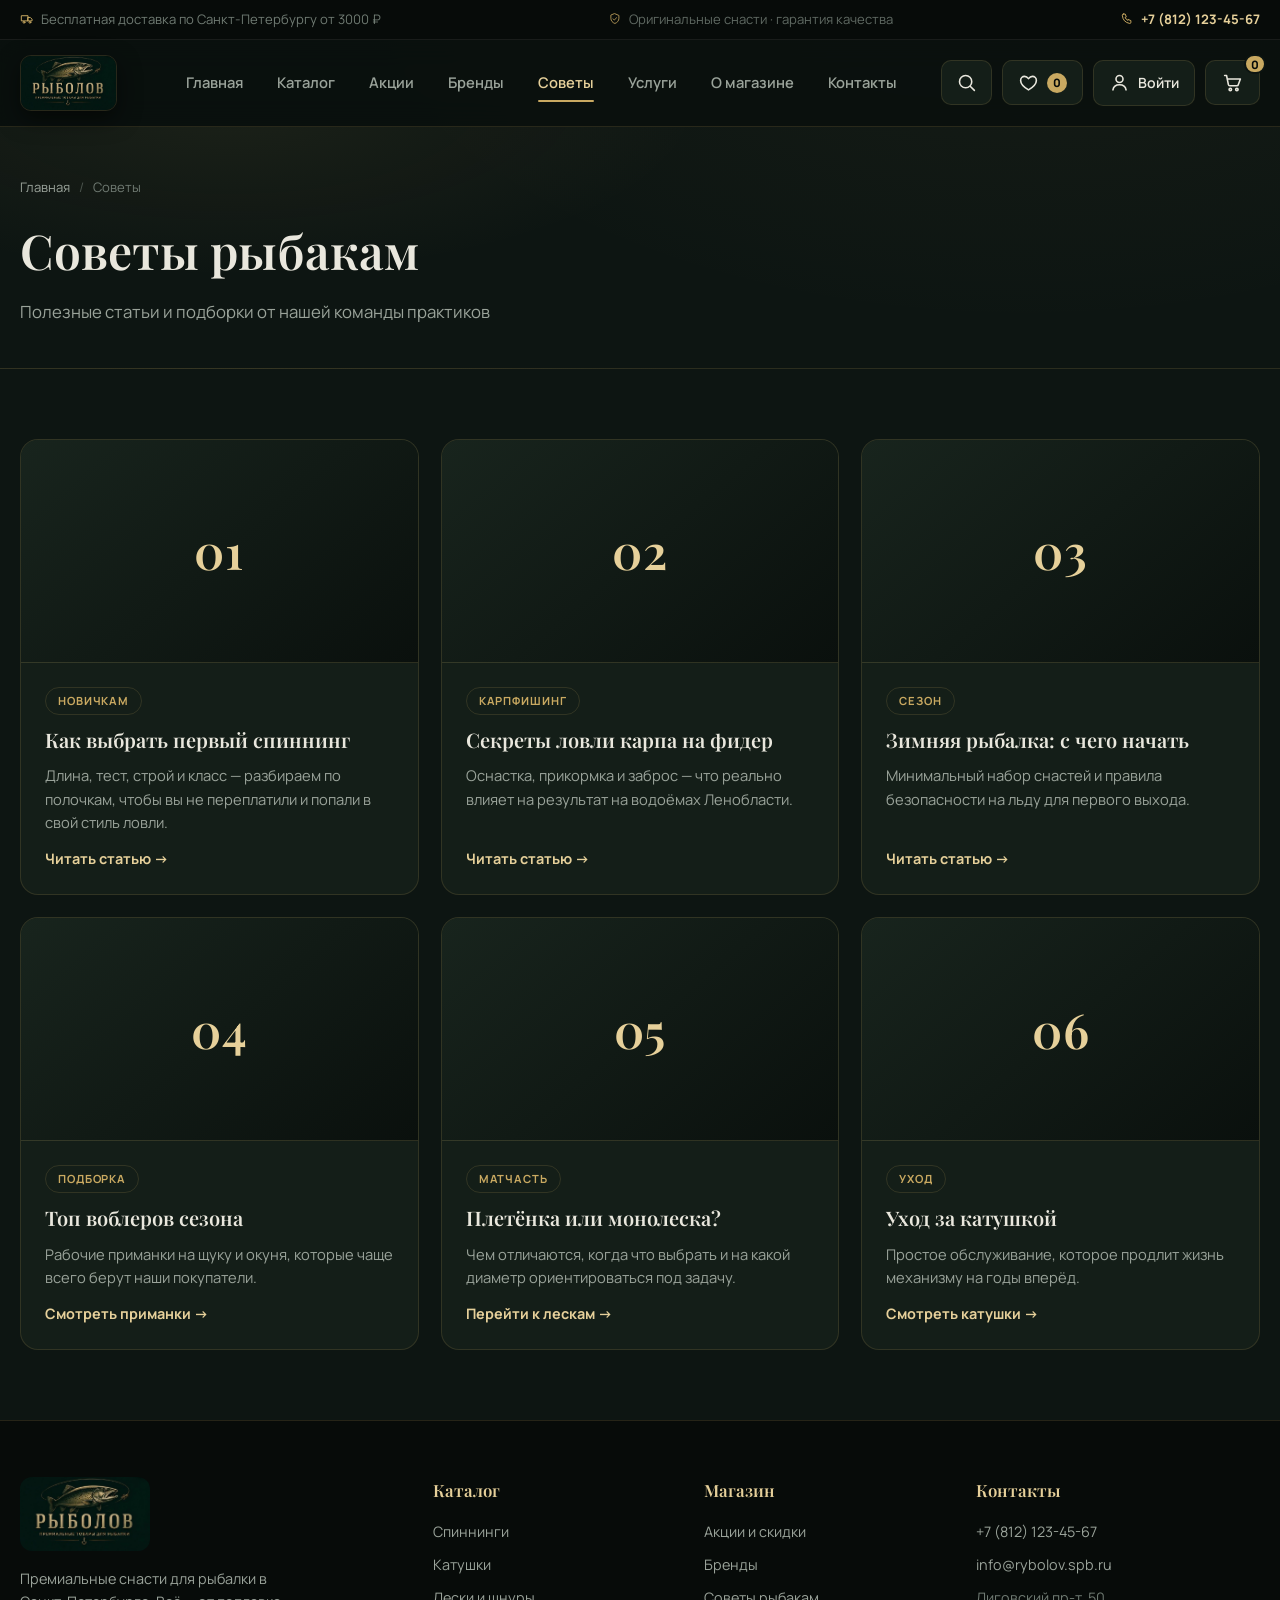
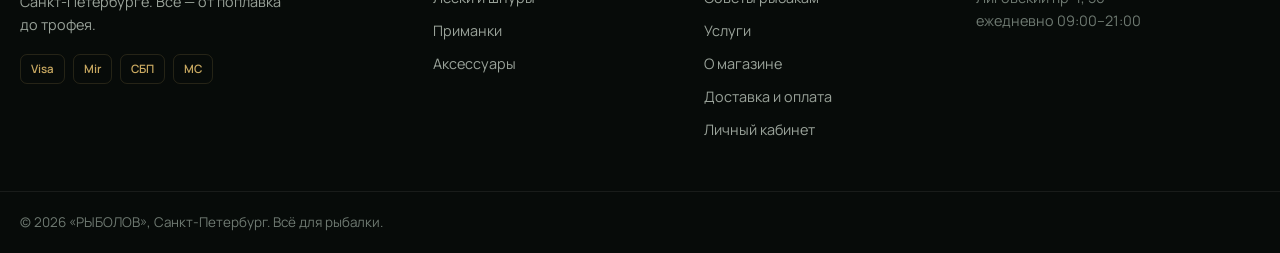
<file: blog.html>
<!DOCTYPE html>
<html lang="ru">
<head>
  <meta charset="UTF-8">
  <meta name="viewport" content="width=device-width, initial-scale=1.0">
  <meta name="description" content="Советы рыбакам от магазина РЫБОЛОВ — как выбрать спиннинг, ловля карпа на фидер, зимняя рыбалка и другие статьи.">
  <title>Советы рыбакам — РЫБОЛОВ · Санкт-Петербург</title>
  <link rel="preconnect" href="https://fonts.googleapis.com">
  <link rel="preconnect" href="https://fonts.gstatic.com" crossorigin>
  <link href="https://fonts.googleapis.com/css2?family=Manrope:wght@400;500;600;700;800&family=Playfair+Display:ital,wght@0,500;0,600;0,700;1,500;1,600&display=swap" rel="stylesheet">
  <link rel="stylesheet" href="css/style.css">
  <link rel="icon" href="data:image/svg+xml,<svg xmlns='http://www.w3.org/2000/svg' viewBox='0 0 24 24'><rect width='24' height='24' rx='5' fill='%230d1512'/><path d='M3.5 12c3-4.5 8.5-4.5 12 0-3.5 4.5-9 4.5-12 0z' fill='none' stroke='%23c9a961' stroke-width='1.3' stroke-linejoin='round'/><path d='M15.5 12c1.8-1.8 3.6-1.8 5-.8-1 1.8-1 1.8 0 3.6-1.4 1-3.2 1-5-2.8z' fill='none' stroke='%23c9a961' stroke-width='1.3' stroke-linejoin='round'/></svg>">
</head>
<body data-page="blog">

  <section class="page-hero">
    <div class="container">
      <nav class="crumbs"><a href="index.html">Главная</a> <span>/</span> Советы</nav>
      <h1 class="page-hero__title">Советы рыбакам</h1>
      <p class="page-hero__sub">Полезные статьи и подборки от нашей команды практиков</p>
    </div>
  </section>

  <section class="catalog">
    <div class="container">
      <div class="blog-grid">
        <a class="post-card" href="blog-1.html">
          <div class="post-card__media">01</div>
          <div class="post-card__body">
            <span class="post-card__tag">Новичкам</span>
            <h2 class="post-card__title">Как выбрать первый спиннинг</h2>
            <p class="post-card__excerpt">Длина, тест, строй и класс — разбираем по полочкам, чтобы вы не переплатили и попали в свой стиль ловли.</p>
            <span class="post-card__link">Читать статью →</span>
          </div>
        </a>
        <a class="post-card" href="blog-2.html">
          <div class="post-card__media">02</div>
          <div class="post-card__body">
            <span class="post-card__tag">Карпфишинг</span>
            <h2 class="post-card__title">Секреты ловли карпа на фидер</h2>
            <p class="post-card__excerpt">Оснастка, прикормка и заброс — что реально влияет на результат на водоёмах Ленобласти.</p>
            <span class="post-card__link">Читать статью →</span>
          </div>
        </a>
        <a class="post-card" href="blog-3.html">
          <div class="post-card__media">03</div>
          <div class="post-card__body">
            <span class="post-card__tag">Сезон</span>
            <h2 class="post-card__title">Зимняя рыбалка: с чего начать</h2>
            <p class="post-card__excerpt">Минимальный набор снастей и правила безопасности на льду для первого выхода.</p>
            <span class="post-card__link">Читать статью →</span>
          </div>
        </a>
        <a class="post-card" href="catalog.html?cat=lures">
          <div class="post-card__media">04</div>
          <div class="post-card__body">
            <span class="post-card__tag">Подборка</span>
            <h2 class="post-card__title">Топ воблеров сезона</h2>
            <p class="post-card__excerpt">Рабочие приманки на щуку и окуня, которые чаще всего берут наши покупатели.</p>
            <span class="post-card__link">Смотреть приманки →</span>
          </div>
        </a>
        <a class="post-card" href="catalog.html?cat=lines">
          <div class="post-card__media">05</div>
          <div class="post-card__body">
            <span class="post-card__tag">Матчасть</span>
            <h2 class="post-card__title">Плетёнка или монолеска?</h2>
            <p class="post-card__excerpt">Чем отличаются, когда что выбрать и на какой диаметр ориентироваться под задачу.</p>
            <span class="post-card__link">Перейти к лескам →</span>
          </div>
        </a>
        <a class="post-card" href="catalog.html?cat=reels">
          <div class="post-card__media">06</div>
          <div class="post-card__body">
            <span class="post-card__tag">Уход</span>
            <h2 class="post-card__title">Уход за катушкой</h2>
            <p class="post-card__excerpt">Простое обслуживание, которое продлит жизнь механизму на годы вперёд.</p>
            <span class="post-card__link">Смотреть катушки →</span>
          </div>
        </a>
      </div>
    </div>
  </section>

  <script src="js/products.js"></script>
  <script src="js/layout.js"></script>
  <script src="js/app.js"></script>
</body>
</html>
</file>
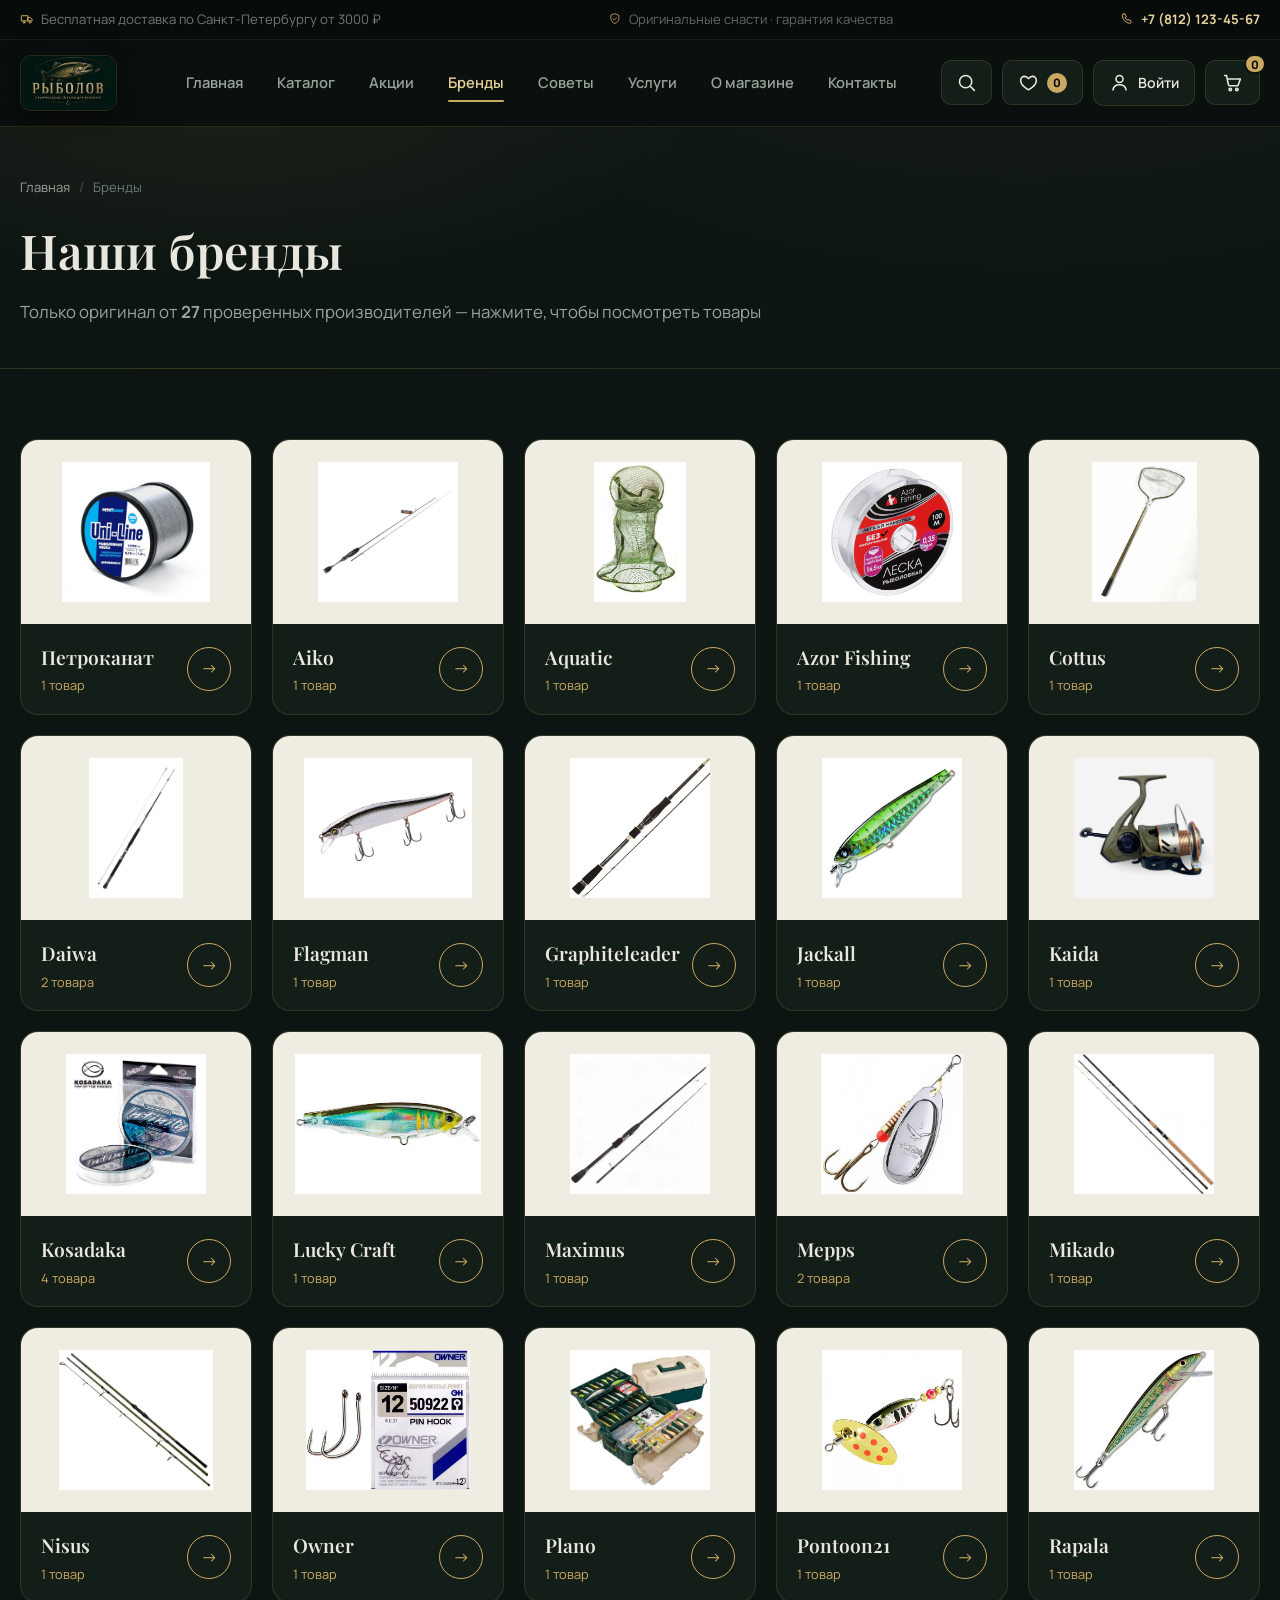
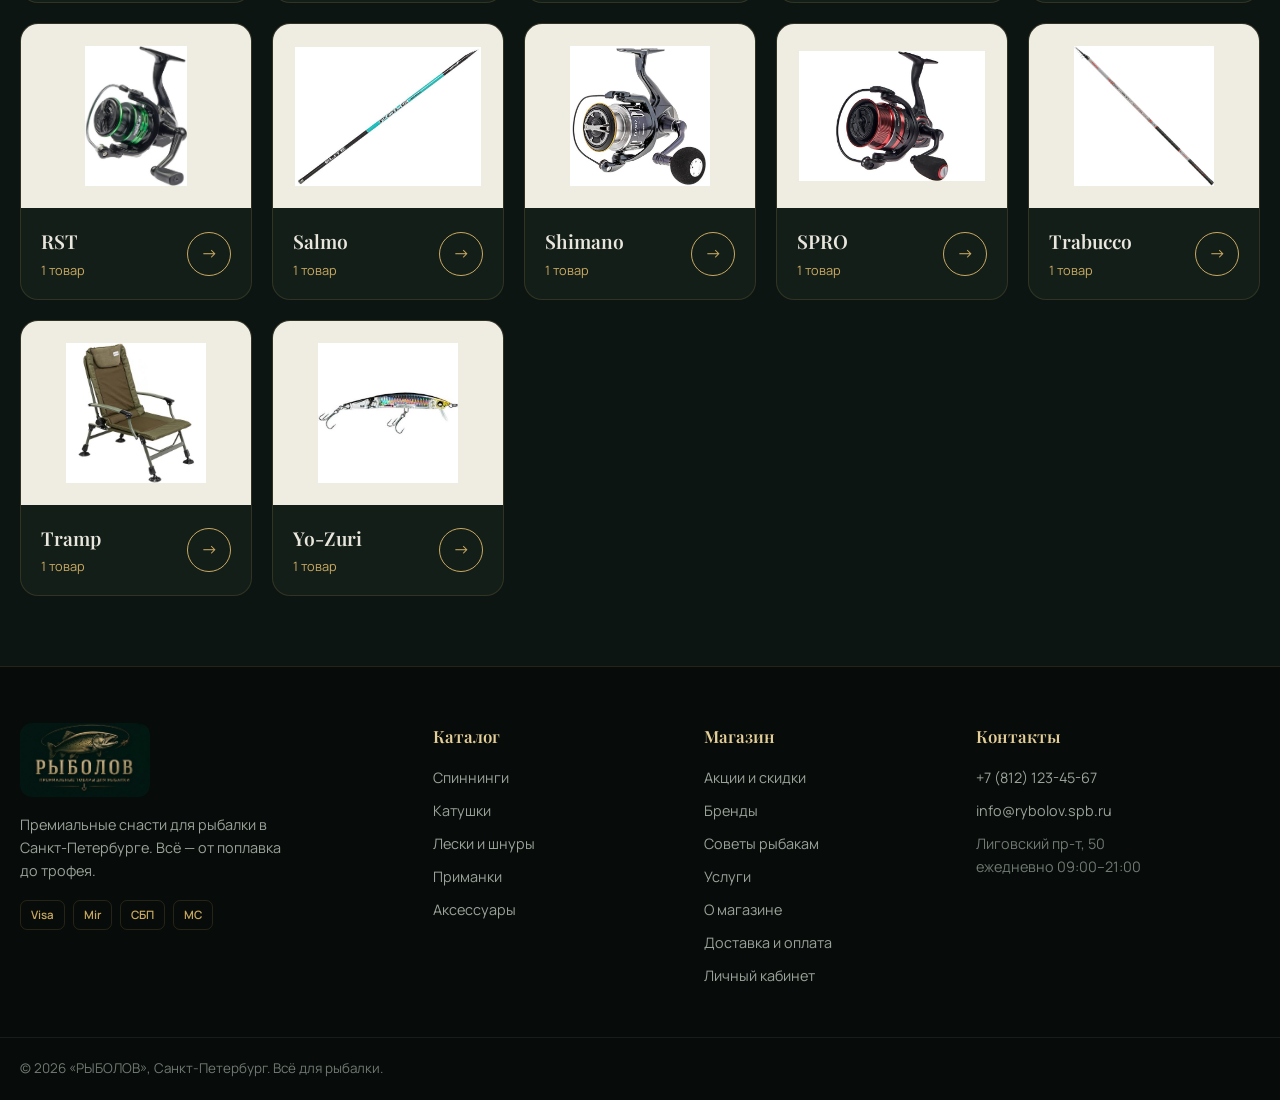
<file: brands.html>
<!DOCTYPE html>
<html lang="ru">
<head>
  <meta charset="UTF-8">
  <meta name="viewport" content="width=device-width, initial-scale=1.0">
  <meta name="description" content="Бренды рыболовных снастей в магазине РЫБОЛОВ — Shimano, Daiwa, Graphiteleader, Rapala, Mepps и другие.">
  <title>Бренды — РЫБОЛОВ · Санкт-Петербург</title>
  <link rel="preconnect" href="https://fonts.googleapis.com">
  <link rel="preconnect" href="https://fonts.gstatic.com" crossorigin>
  <link href="https://fonts.googleapis.com/css2?family=Manrope:wght@400;500;600;700;800&family=Playfair+Display:ital,wght@0,500;0,600;0,700;1,500;1,600&display=swap" rel="stylesheet">
  <link rel="stylesheet" href="css/style.css">
  <link rel="icon" href="data:image/svg+xml,<svg xmlns='http://www.w3.org/2000/svg' viewBox='0 0 24 24'><rect width='24' height='24' rx='5' fill='%230d1512'/><path d='M3.5 12c3-4.5 8.5-4.5 12 0-3.5 4.5-9 4.5-12 0z' fill='none' stroke='%23c9a961' stroke-width='1.3' stroke-linejoin='round'/><path d='M15.5 12c1.8-1.8 3.6-1.8 5-.8-1 1.8-1 1.8 0 3.6-1.4 1-3.2 1-5-2.8z' fill='none' stroke='%23c9a961' stroke-width='1.3' stroke-linejoin='round'/></svg>">
</head>
<body data-page="brands">

  <section class="page-hero">
    <div class="container">
      <nav class="crumbs"><a href="index.html">Главная</a> <span>/</span> Бренды</nav>
      <h1 class="page-hero__title">Наши бренды</h1>
      <p class="page-hero__sub">Только оригинал от <b id="brandsCount">0</b> проверенных производителей — нажмите, чтобы посмотреть товары</p>
    </div>
  </section>

  <section class="cats">
    <div class="container">
      <div class="cats__grid" id="brandsGrid"></div>
    </div>
  </section>

  <script src="js/products.js"></script>
  <script src="js/layout.js"></script>
  <script src="js/app.js"></script>
</body>
</html>
</file>
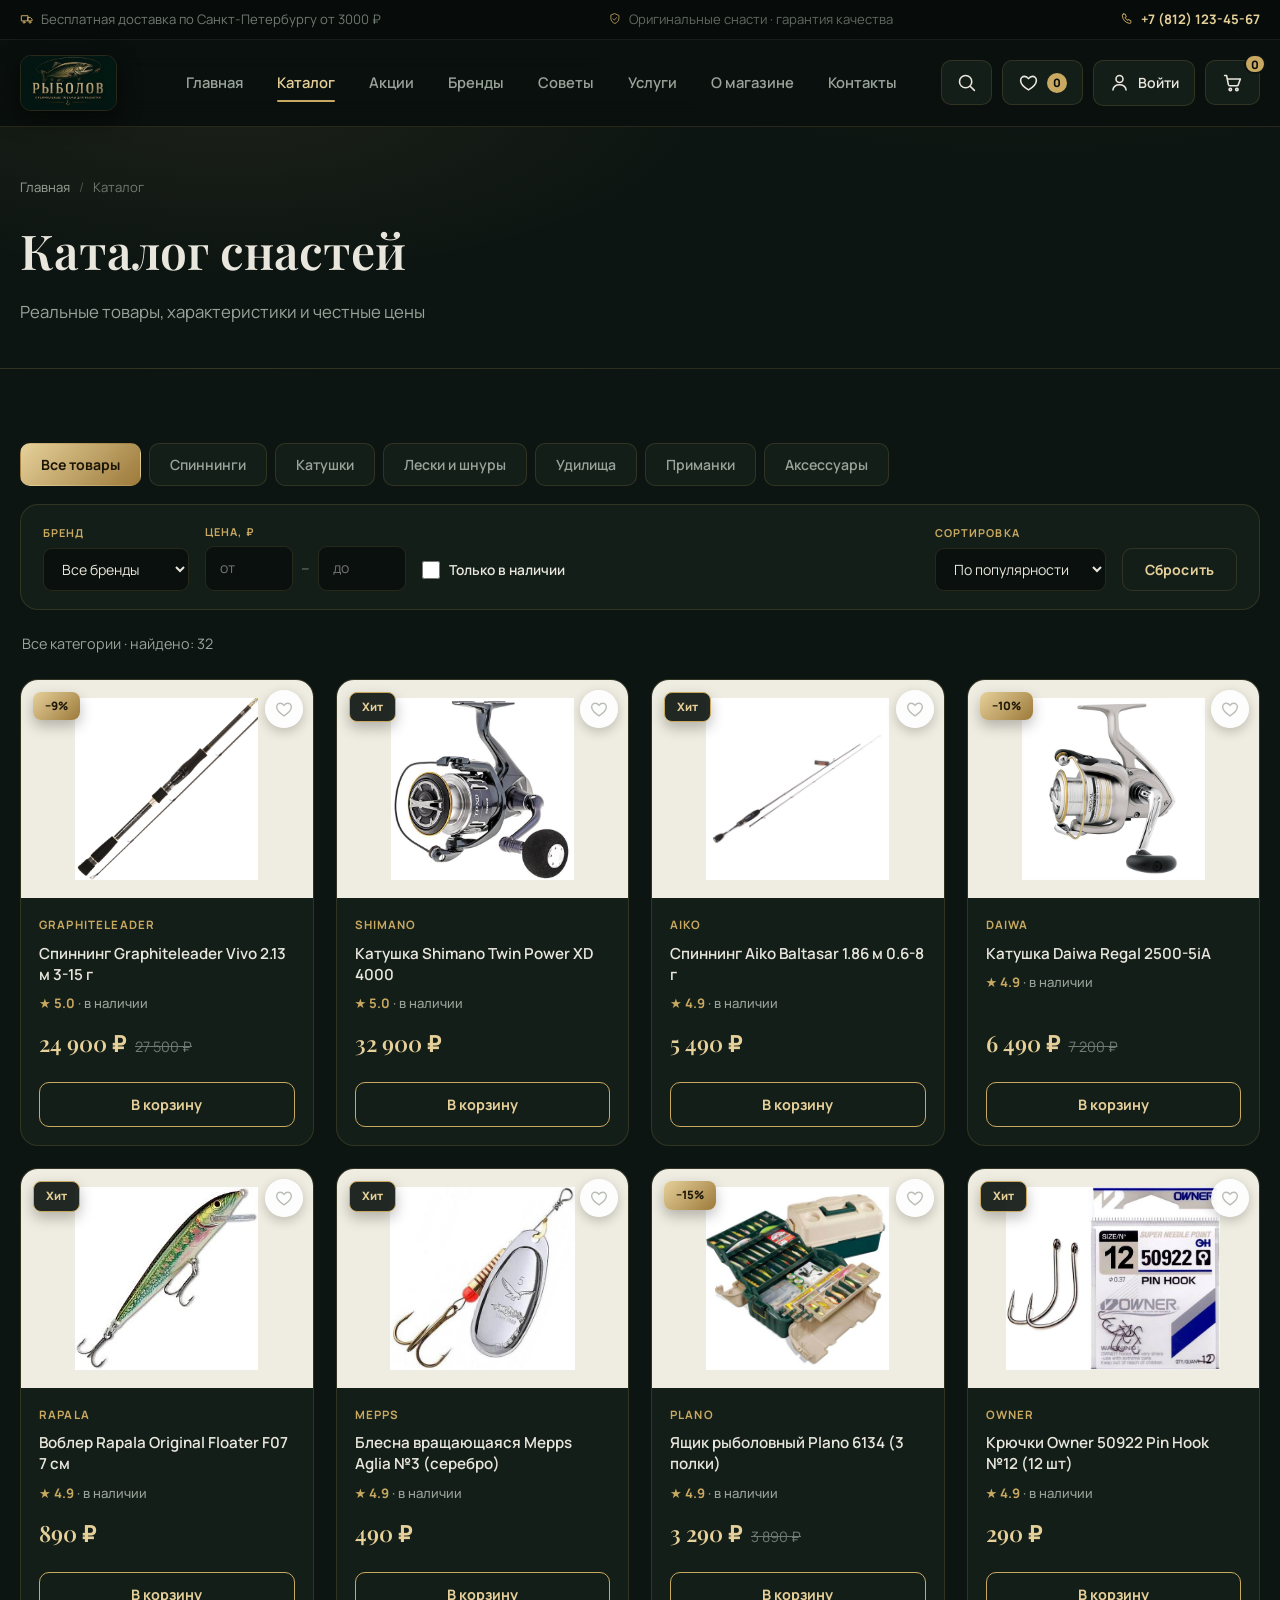
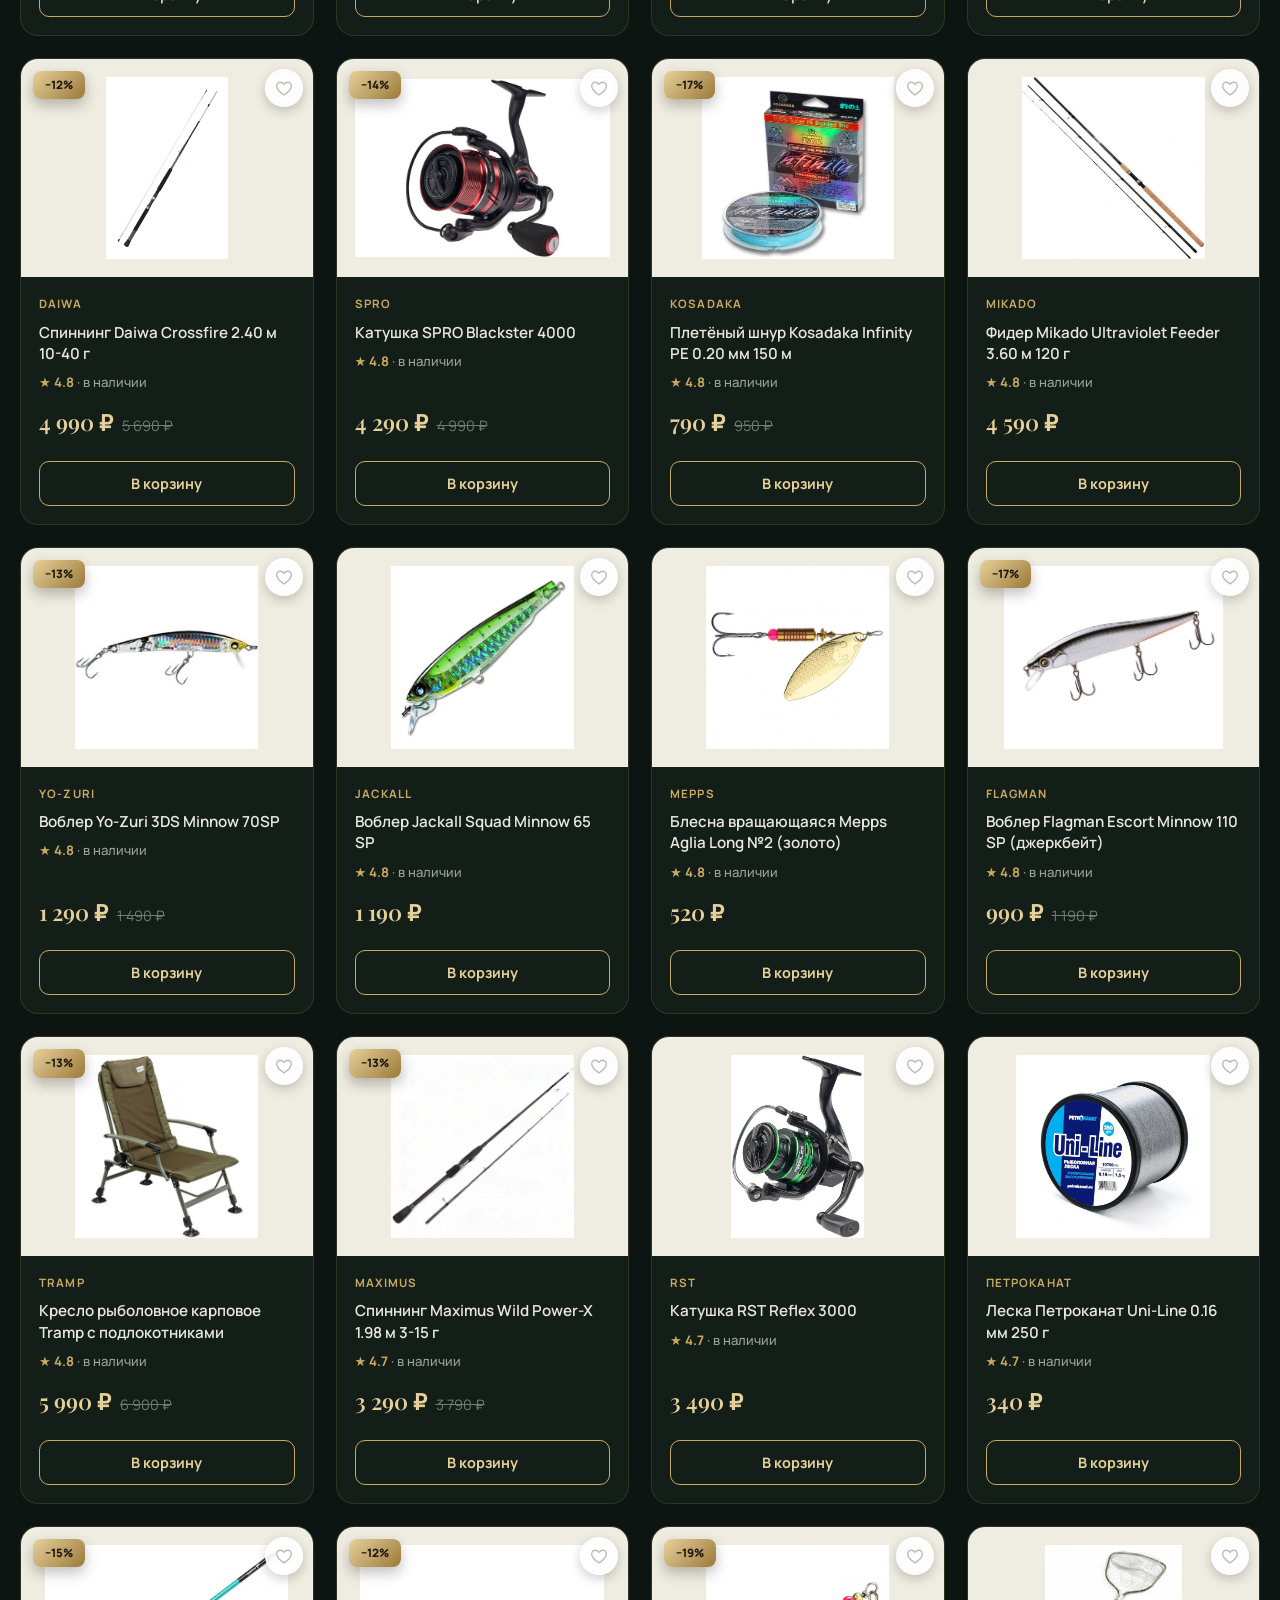
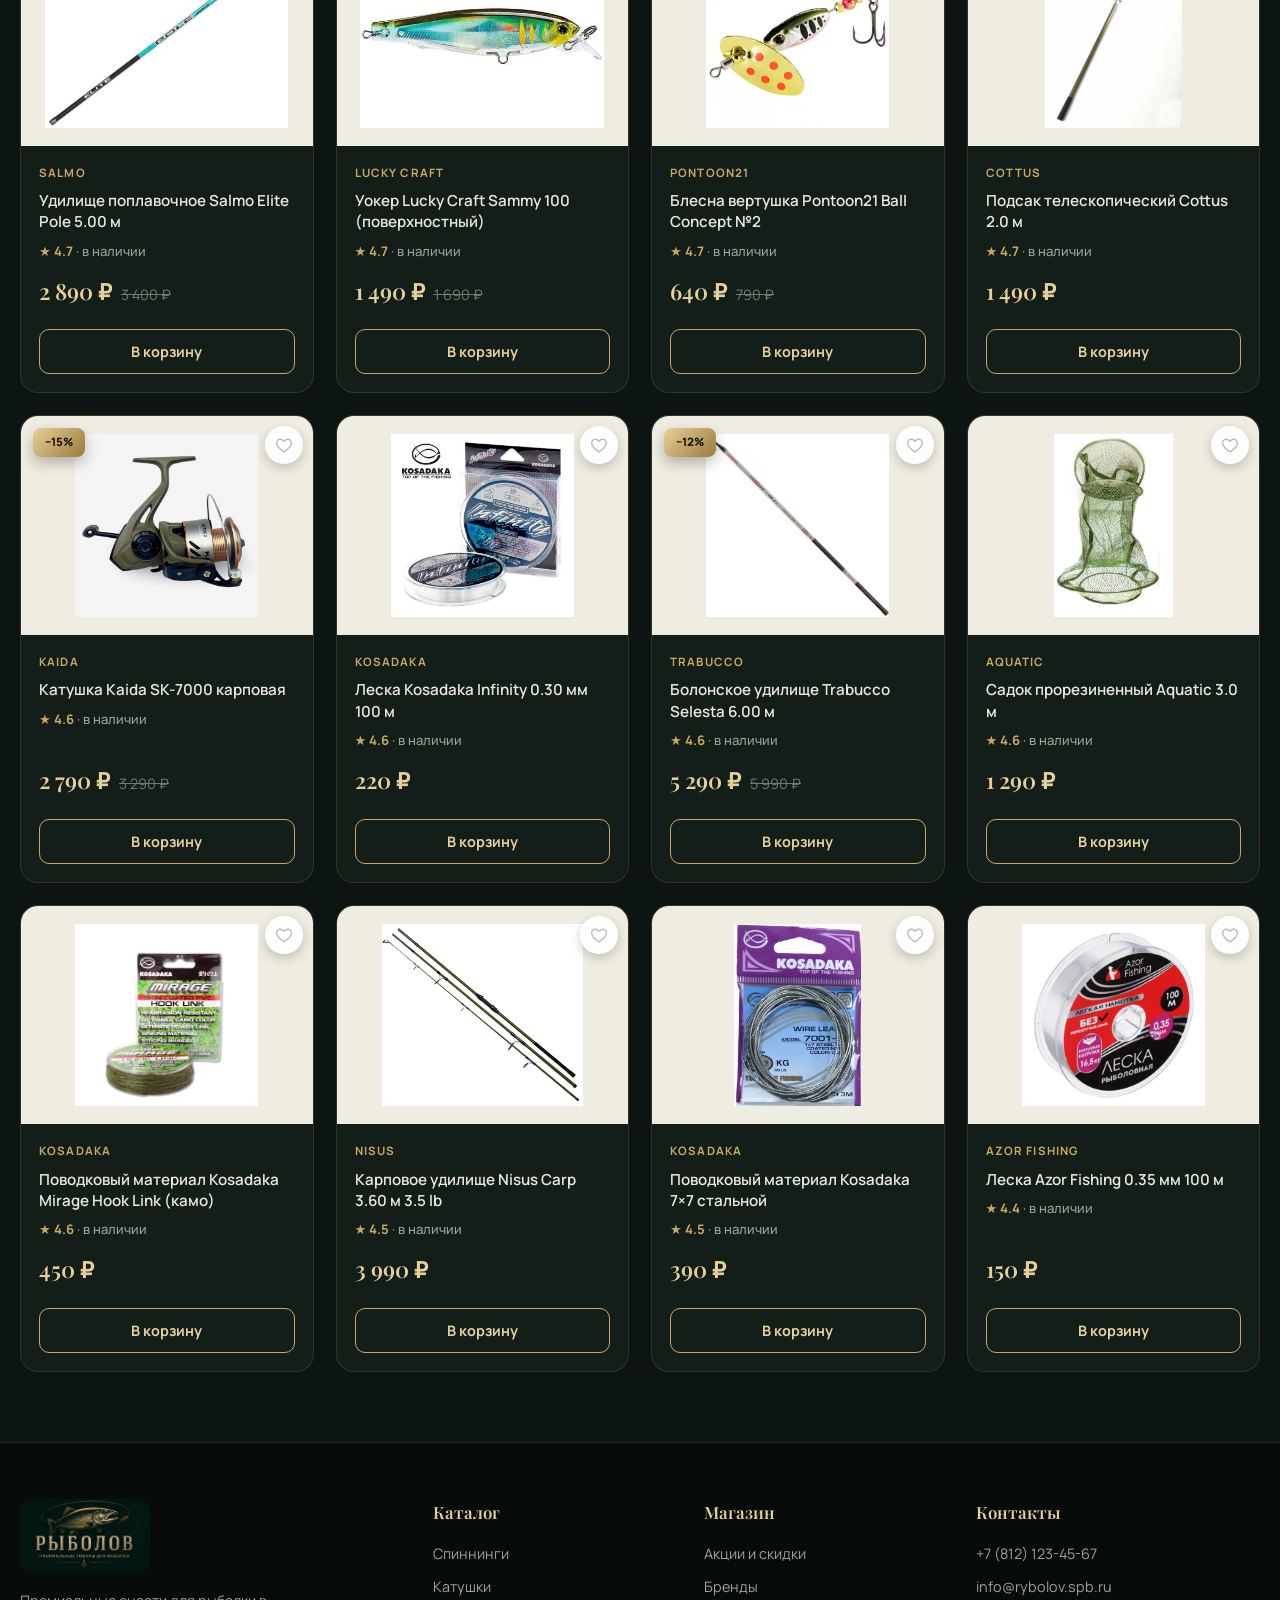
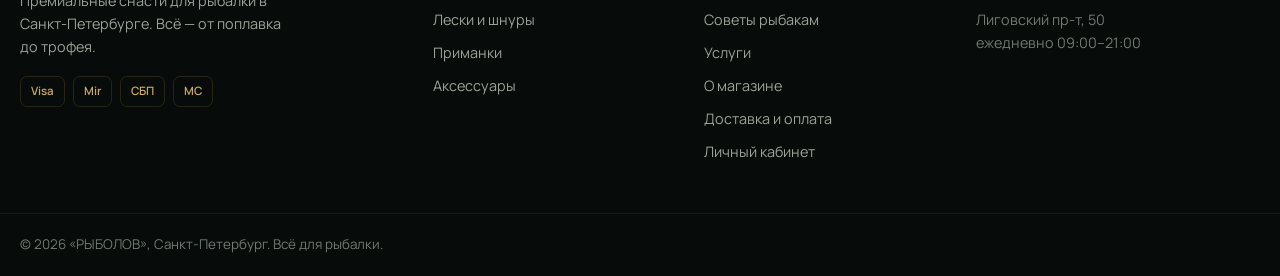
<file: catalog.html>
<!DOCTYPE html>
<html lang="ru">
<head>
  <meta charset="UTF-8">
  <meta name="viewport" content="width=device-width, initial-scale=1.0">
  <meta name="description" content="Каталог рыболовных снастей РЫБОЛОВ — спиннинги, катушки, лески, воблеры, удилища и аксессуары с фильтрами по бренду и цене.">
  <title>Каталог снастей — РЫБОЛОВ · Санкт-Петербург</title>
  <link rel="preconnect" href="https://fonts.googleapis.com">
  <link rel="preconnect" href="https://fonts.gstatic.com" crossorigin>
  <link href="https://fonts.googleapis.com/css2?family=Manrope:wght@400;500;600;700;800&family=Playfair+Display:ital,wght@0,500;0,600;0,700;1,500;1,600&display=swap" rel="stylesheet">
  <link rel="stylesheet" href="css/style.css">
  <link rel="icon" href="data:image/svg+xml,<svg xmlns='http://www.w3.org/2000/svg' viewBox='0 0 24 24'><rect width='24' height='24' rx='5' fill='%230d1512'/><path d='M3.5 12c3-4.5 8.5-4.5 12 0-3.5 4.5-9 4.5-12 0z' fill='none' stroke='%23c9a961' stroke-width='1.3' stroke-linejoin='round'/><path d='M15.5 12c1.8-1.8 3.6-1.8 5-.8-1 1.8-1 1.8 0 3.6-1.4 1-3.2 1-5-2.8z' fill='none' stroke='%23c9a961' stroke-width='1.3' stroke-linejoin='round'/></svg>">
</head>
<body data-page="catalog">

  <section class="page-hero">
    <div class="container">
      <nav class="crumbs"><a href="index.html">Главная</a> <span>/</span> Каталог</nav>
      <h1 class="page-hero__title">Каталог снастей</h1>
      <p class="page-hero__sub">Реальные товары, характеристики и честные цены</p>
    </div>
  </section>

  <section class="catalog">
    <div class="container">
      <div class="tabs" id="filters"></div>

      <div class="toolbar">
        <div class="toolbar__group">
          <label class="field"><span class="field__label">Бренд</span><select id="brandFilter" class="select"></select></label>
          <label class="field"><span class="field__label">Цена, ₽</span>
            <span class="range"><input type="number" id="priceMin" class="input" placeholder="от" min="0"><span class="range__sep">–</span><input type="number" id="priceMax" class="input" placeholder="до" min="0"></span>
          </label>
          <label class="check"><input type="checkbox" id="inStock"> <span>Только в наличии</span></label>
        </div>
        <div class="toolbar__group">
          <label class="field"><span class="field__label">Сортировка</span>
            <select id="sortSelect" class="select">
              <option value="popular">По популярности</option>
              <option value="price-asc">Сначала дешёвые</option>
              <option value="price-desc">Сначала дорогие</option>
              <option value="rating">По рейтингу</option>
            </select>
          </label>
          <button class="btn btn--dark btn--sm" id="resetFilters">Сбросить</button>
        </div>
      </div>

      <p class="catalog__meta" id="catalogMeta"></p>
      <div class="products" id="products"></div>
      <div class="empty" id="empty" hidden>
        <p>По вашему запросу ничего не найдено.</p>
        <button class="btn btn--dark" id="resetBtn">Сбросить фильтры</button>
      </div>
    </div>
  </section>

  <script src="js/products.js"></script>
  <script src="js/layout.js"></script>
  <script src="js/app.js"></script>
</body>
</html>
</file>
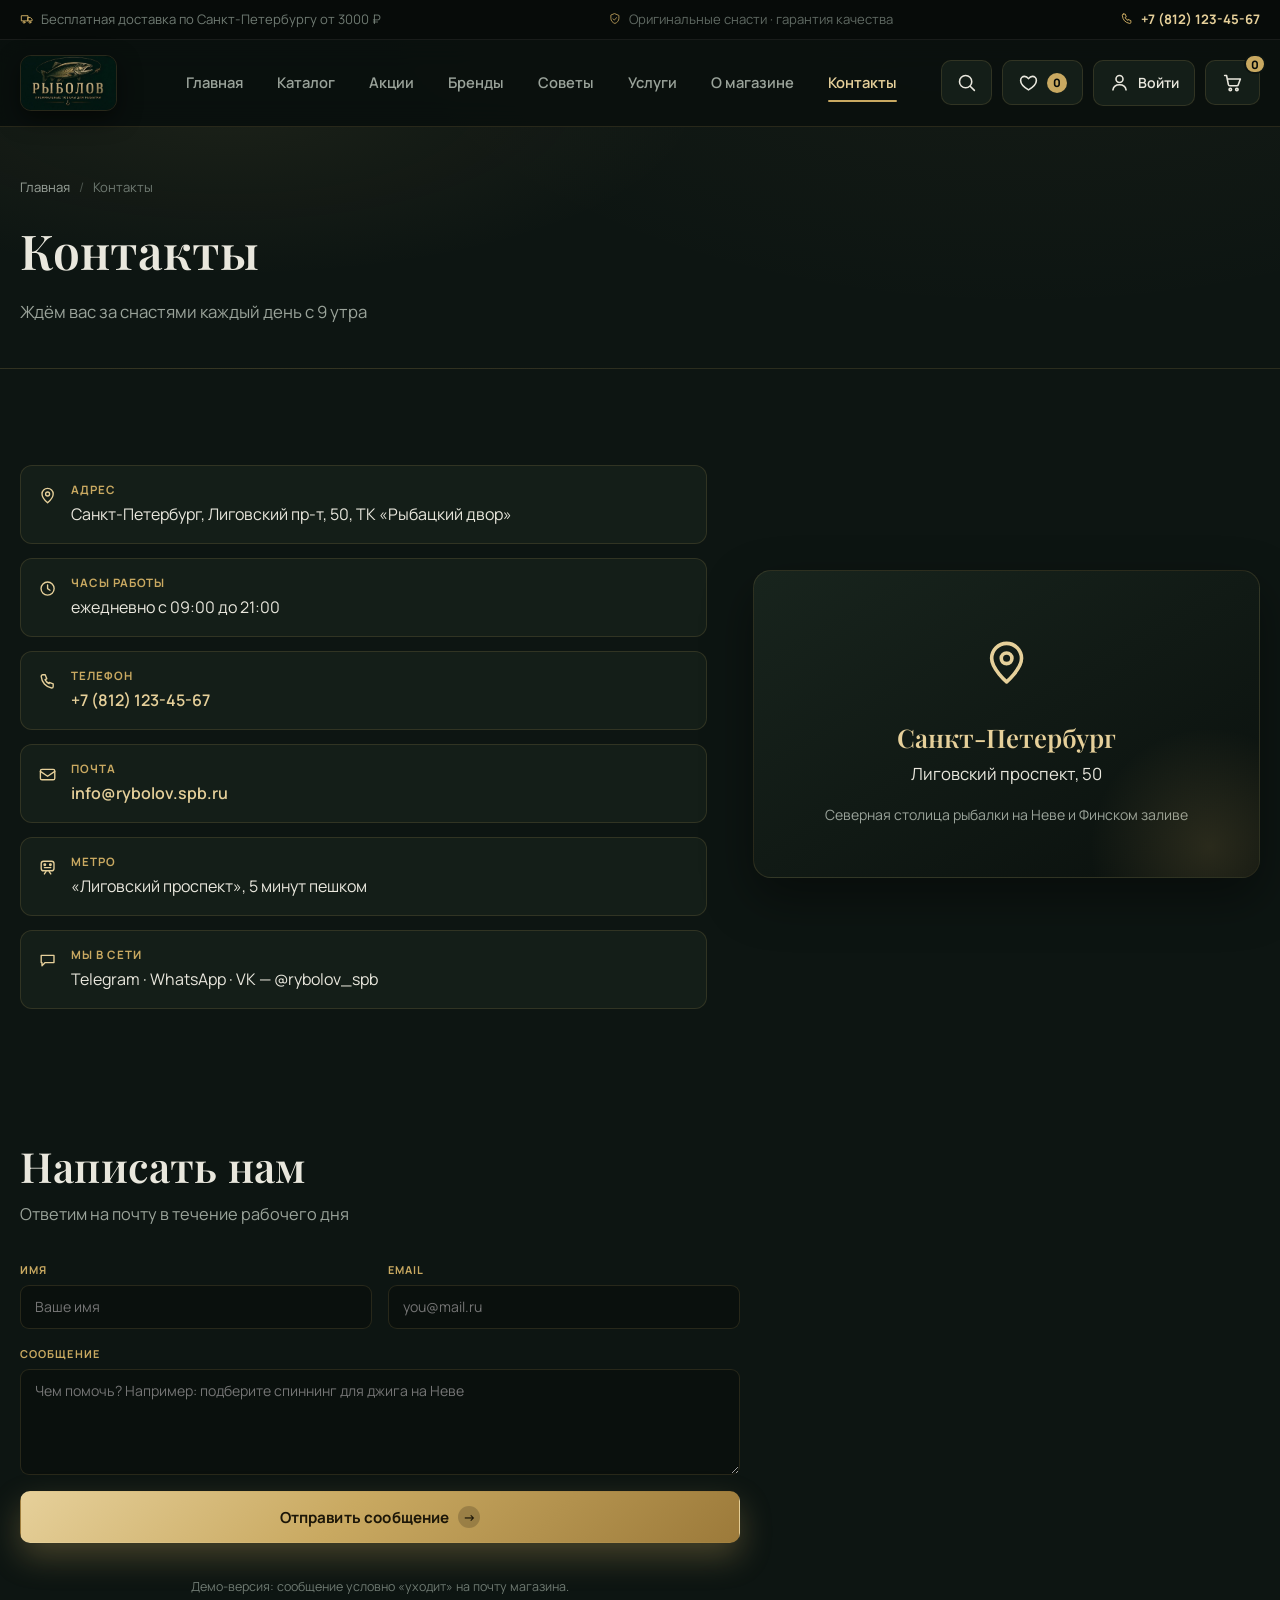
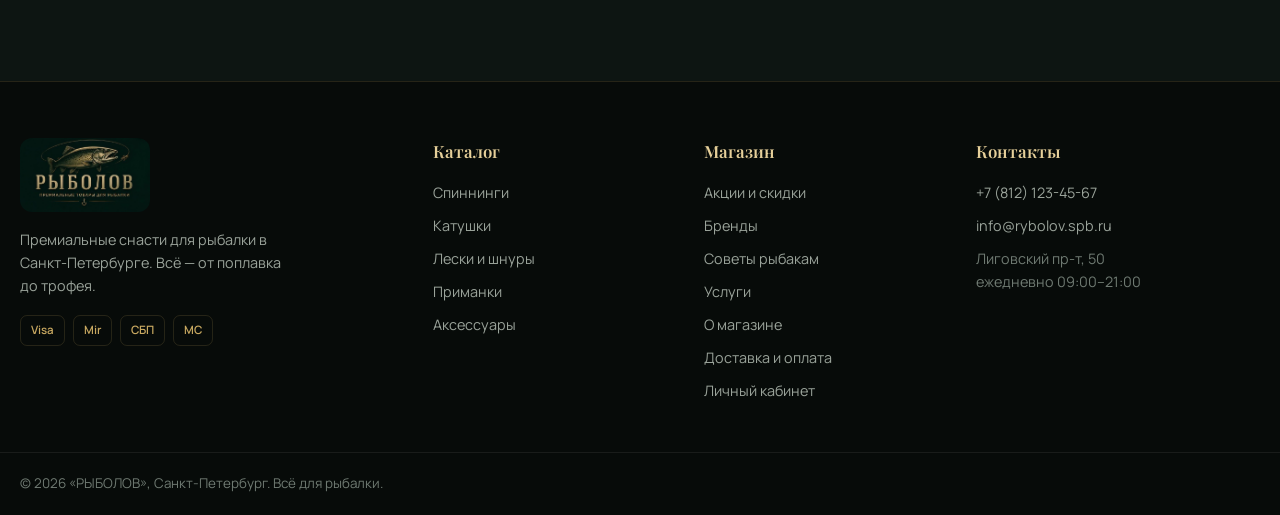
<file: contacts.html>
<!DOCTYPE html>
<html lang="ru">
<head>
  <meta charset="UTF-8">
  <meta name="viewport" content="width=device-width, initial-scale=1.0">
  <meta name="description" content="Контакты магазина РЫБОЛОВ — Санкт-Петербург, Лиговский пр-т, 50. Телефон, почта, часы работы, обратная связь.">
  <title>Контакты — РЫБОЛОВ · Санкт-Петербург</title>
  <link rel="preconnect" href="https://fonts.googleapis.com">
  <link rel="preconnect" href="https://fonts.gstatic.com" crossorigin>
  <link href="https://fonts.googleapis.com/css2?family=Manrope:wght@400;500;600;700;800&family=Playfair+Display:ital,wght@0,500;0,600;0,700;1,500;1,600&display=swap" rel="stylesheet">
  <link rel="stylesheet" href="css/style.css">
  <link rel="icon" href="data:image/svg+xml,<svg xmlns='http://www.w3.org/2000/svg' viewBox='0 0 24 24'><rect width='24' height='24' rx='5' fill='%230d1512'/><path d='M3.5 12c3-4.5 8.5-4.5 12 0-3.5 4.5-9 4.5-12 0z' fill='none' stroke='%23c9a961' stroke-width='1.3' stroke-linejoin='round'/><path d='M15.5 12c1.8-1.8 3.6-1.8 5-.8-1 1.8-1 1.8 0 3.6-1.4 1-3.2 1-5-2.8z' fill='none' stroke='%23c9a961' stroke-width='1.3' stroke-linejoin='round'/></svg>">
</head>
<body data-page="contacts">

  <section class="page-hero">
    <div class="container">
      <nav class="crumbs"><a href="index.html">Главная</a> <span>/</span> Контакты</nav>
      <h1 class="page-hero__title">Контакты</h1>
      <p class="page-hero__sub">Ждём вас за снастями каждый день с 9 утра</p>
    </div>
  </section>

  <section class="contacts">
    <div class="container contacts__grid">
      <div>
        <ul class="contacts__list">
          <li><span data-icon="pin"></span><div><b>Адрес</b>Санкт-Петербург, Лиговский пр-т, 50, ТК «Рыбацкий двор»</div></li>
          <li><span data-icon="clock"></span><div><b>Часы работы</b>ежедневно с 09:00 до 21:00</div></li>
          <li><span data-icon="phone"></span><div><b>Телефон</b><a href="tel:+78121234567">+7 (812) 123-45-67</a></div></li>
          <li><span data-icon="mail"></span><div><b>Почта</b><a href="mailto:info@rybolov.spb.ru">info@rybolov.spb.ru</a></div></li>
          <li><span data-icon="metro"></span><div><b>Метро</b>«Лиговский проспект», 5 минут пешком</div></li>
          <li><span data-icon="chat"></span><div><b>Мы в сети</b>Telegram · WhatsApp · VK — @rybolov_spb</div></li>
        </ul>
      </div>
      <div>
        <div class="map-card">
          <div class="map-card__pin" data-icon="pin"></div>
          <p class="map-card__city">Санкт-Петербург</p>
          <p class="map-card__addr">Лиговский проспект, 50</p>
          <span class="map-card__note">Северная столица рыбалки на Неве и Финском заливе</span>
        </div>
      </div>
    </div>
  </section>

  <section class="form-sec">
    <div class="container">
      <div class="section-head"><h2 class="section-title">Написать нам</h2><p class="section-sub">Ответим на почту в течение рабочего дня</p></div>
      <form class="feedback" id="feedbackForm">
        <div class="feedback__row">
          <label class="field field--v"><span class="field__label">Имя</span><input class="input" name="name" required placeholder="Ваше имя"></label>
          <label class="field field--v"><span class="field__label">Email</span><input class="input" type="email" name="email" required placeholder="you@mail.ru"></label>
        </div>
        <label class="field field--v"><span class="field__label">Сообщение</span><textarea class="input" name="msg" rows="4" required placeholder="Чем помочь? Например: подберите спиннинг для джига на Неве"></textarea></label>
        <button class="btn btn--primary" type="submit">Отправить сообщение <span class="btn__arrow">→</span></button>
        <p class="auth__note">Демо-версия: сообщение условно «уходит» на почту магазина.</p>
      </form>
    </div>
  </section>

  <script src="js/products.js"></script>
  <script src="js/layout.js"></script>
  <script src="js/app.js"></script>
  <script>
    document.getElementById('feedbackForm').addEventListener('submit', function (e) {
      e.preventDefault();
      var t = document.getElementById('toast');
      if (t) { t.textContent = 'Спасибо! Сообщение отправлено — ответим на почту'; t.hidden = false; setTimeout(function () { t.hidden = true; }, 2600); }
      this.reset();
    });
  </script>
</body>
</html>
</file>
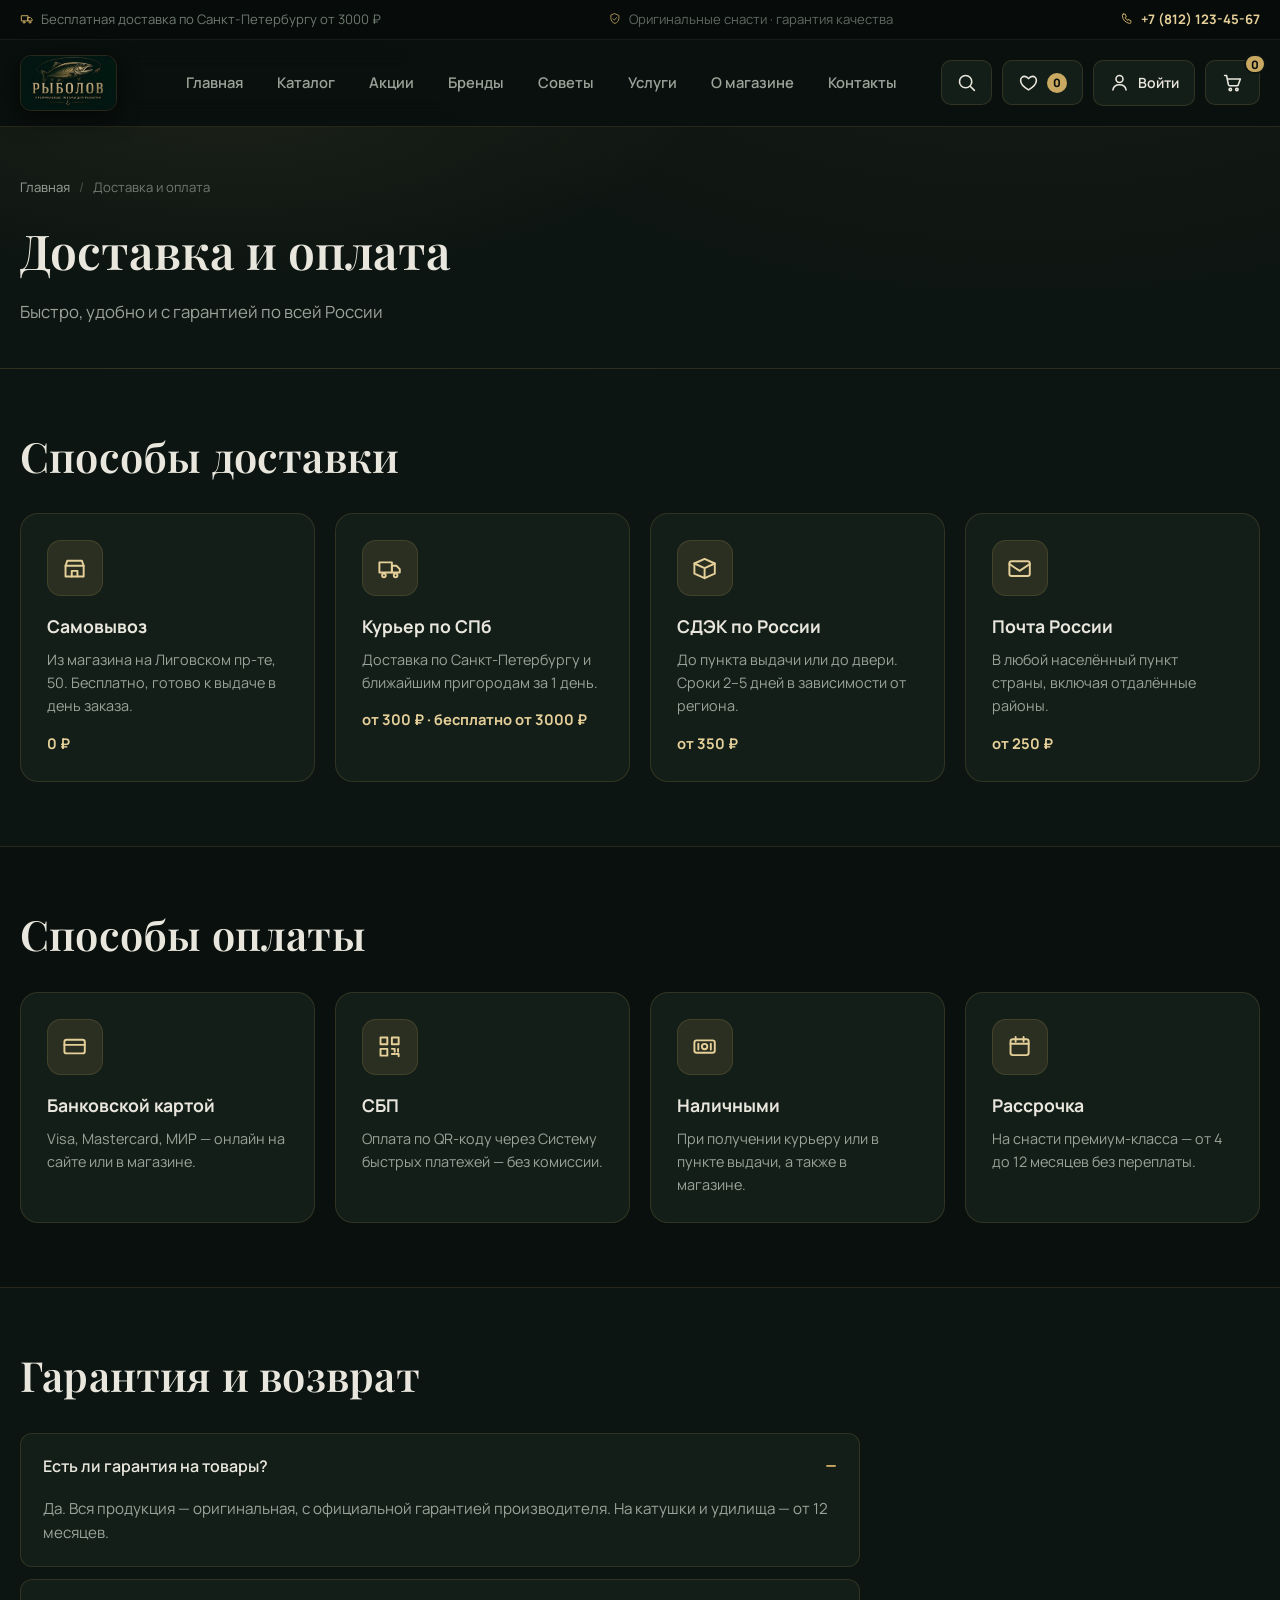
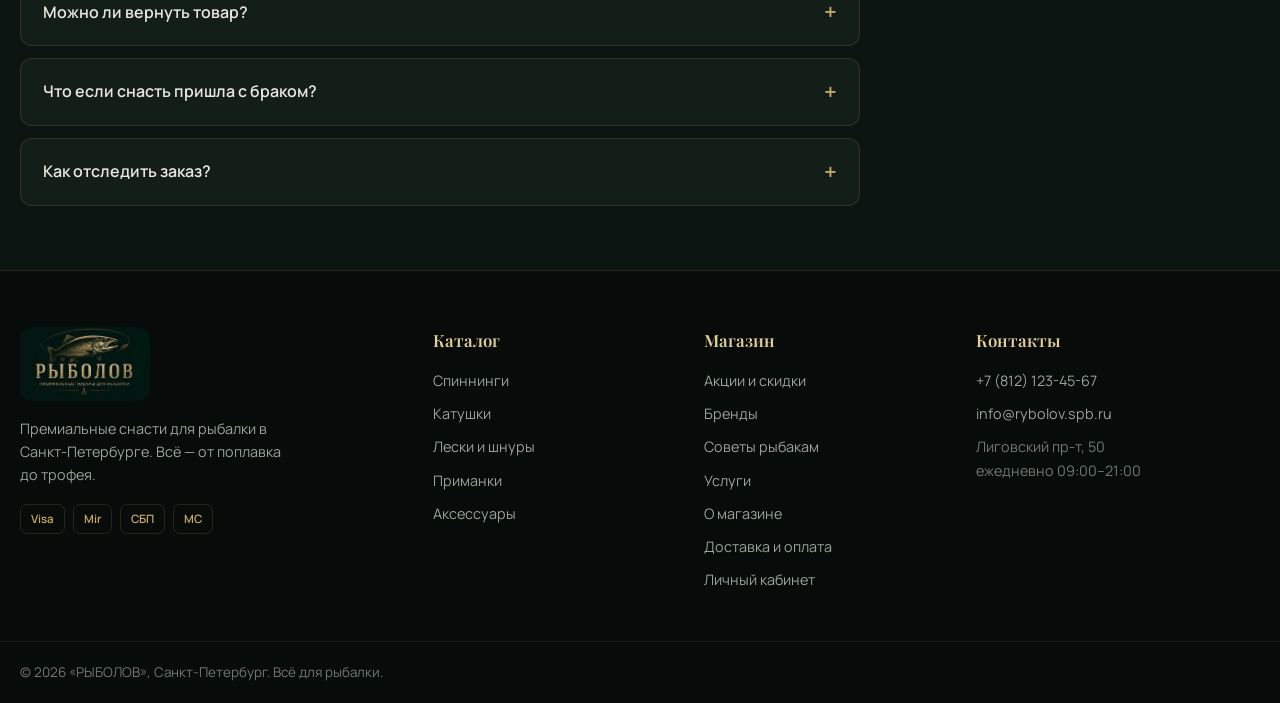
<file: delivery.html>
<!DOCTYPE html>
<html lang="ru">
<head>
  <meta charset="UTF-8">
  <meta name="viewport" content="width=device-width, initial-scale=1.0">
  <meta name="description" content="Доставка и оплата в магазине РЫБОЛОВ — курьер по Санкт-Петербургу, СДЭК и Почта России, оплата картой, СБП, наличными, рассрочка.">
  <title>Доставка и оплата — РЫБОЛОВ · Санкт-Петербург</title>
  <link rel="preconnect" href="https://fonts.googleapis.com">
  <link rel="preconnect" href="https://fonts.gstatic.com" crossorigin>
  <link href="https://fonts.googleapis.com/css2?family=Manrope:wght@400;500;600;700;800&family=Playfair+Display:ital,wght@0,500;0,600;0,700;1,500;1,600&display=swap" rel="stylesheet">
  <link rel="stylesheet" href="css/style.css">
  <link rel="icon" href="data:image/svg+xml,<svg xmlns='http://www.w3.org/2000/svg' viewBox='0 0 24 24'><rect width='24' height='24' rx='5' fill='%230d1512'/><path d='M3.5 12c3-4.5 8.5-4.5 12 0-3.5 4.5-9 4.5-12 0z' fill='none' stroke='%23c9a961' stroke-width='1.3' stroke-linejoin='round'/><path d='M15.5 12c1.8-1.8 3.6-1.8 5-.8-1 1.8-1 1.8 0 3.6-1.4 1-3.2 1-5-2.8z' fill='none' stroke='%23c9a961' stroke-width='1.3' stroke-linejoin='round'/></svg>">
</head>
<body data-page="delivery">

  <section class="page-hero">
    <div class="container">
      <nav class="crumbs"><a href="index.html">Главная</a> <span>/</span> Доставка и оплата</nav>
      <h1 class="page-hero__title">Доставка и оплата</h1>
      <p class="page-hero__sub">Быстро, удобно и с гарантией по всей России</p>
    </div>
  </section>

  <section class="info">
    <div class="container">
      <div class="section-head"><h2 class="section-title">Способы доставки</h2></div>
      <div class="info__grid">
        <div class="info-card"><span class="info-card__ico" data-icon="store"></span><h3>Самовывоз</h3><p>Из магазина на Лиговском пр-те, 50. Бесплатно, готово к выдаче в день заказа.</p><b class="info-card__price">0 ₽</b></div>
        <div class="info-card"><span class="info-card__ico" data-icon="truck"></span><h3>Курьер по СПб</h3><p>Доставка по Санкт-Петербургу и ближайшим пригородам за 1 день.</p><b class="info-card__price">от 300 ₽ · бесплатно от 3000 ₽</b></div>
        <div class="info-card"><span class="info-card__ico" data-icon="box"></span><h3>СДЭК по России</h3><p>До пункта выдачи или до двери. Сроки 2–5 дней в зависимости от региона.</p><b class="info-card__price">от 350 ₽</b></div>
        <div class="info-card"><span class="info-card__ico" data-icon="mail"></span><h3>Почта России</h3><p>В любой населённый пункт страны, включая отдалённые районы.</p><b class="info-card__price">от 250 ₽</b></div>
      </div>
    </div>
  </section>

  <section class="info info--alt">
    <div class="container">
      <div class="section-head"><h2 class="section-title">Способы оплаты</h2></div>
      <div class="info__grid">
        <div class="info-card"><span class="info-card__ico" data-icon="card"></span><h3>Банковской картой</h3><p>Visa, Mastercard, МИР — онлайн на сайте или в магазине.</p></div>
        <div class="info-card"><span class="info-card__ico" data-icon="qr"></span><h3>СБП</h3><p>Оплата по QR-коду через Систему быстрых платежей — без комиссии.</p></div>
        <div class="info-card"><span class="info-card__ico" data-icon="cash"></span><h3>Наличными</h3><p>При получении курьеру или в пункте выдачи, а также в магазине.</p></div>
        <div class="info-card"><span class="info-card__ico" data-icon="calendar"></span><h3>Рассрочка</h3><p>На снасти премиум-класса — от 4 до 12 месяцев без переплаты.</p></div>
      </div>
    </div>
  </section>

  <section class="faq">
    <div class="container">
      <div class="section-head"><h2 class="section-title">Гарантия и возврат</h2></div>
      <div class="faq__list">
        <details class="faq__item" open><summary>Есть ли гарантия на товары?</summary><p>Да. Вся продукция — оригинальная, с официальной гарантией производителя. На катушки и удилища — от 12 месяцев.</p></details>
        <details class="faq__item"><summary>Можно ли вернуть товар?</summary><p>Товар надлежащего качества можно вернуть в течение 14 дней, если сохранён товарный вид и упаковка (кроме лески в размотке и крючков из вскрытых блистеров).</p></details>
        <details class="faq__item"><summary>Что если снасть пришла с браком?</summary><p>Заменим или вернём деньги. Пришлите фото на info@rybolov.spb.ru — решим вопрос в течение 1–2 дней.</p></details>
        <details class="faq__item"><summary>Как отследить заказ?</summary><p>После оформления номер отправления и трек-код придут на вашу почту. Статус также виден в личном кабинете.</p></details>
      </div>
    </div>
  </section>

  <script src="js/products.js"></script>
  <script src="js/layout.js"></script>
  <script src="js/app.js"></script>
</body>
</html>
</file>
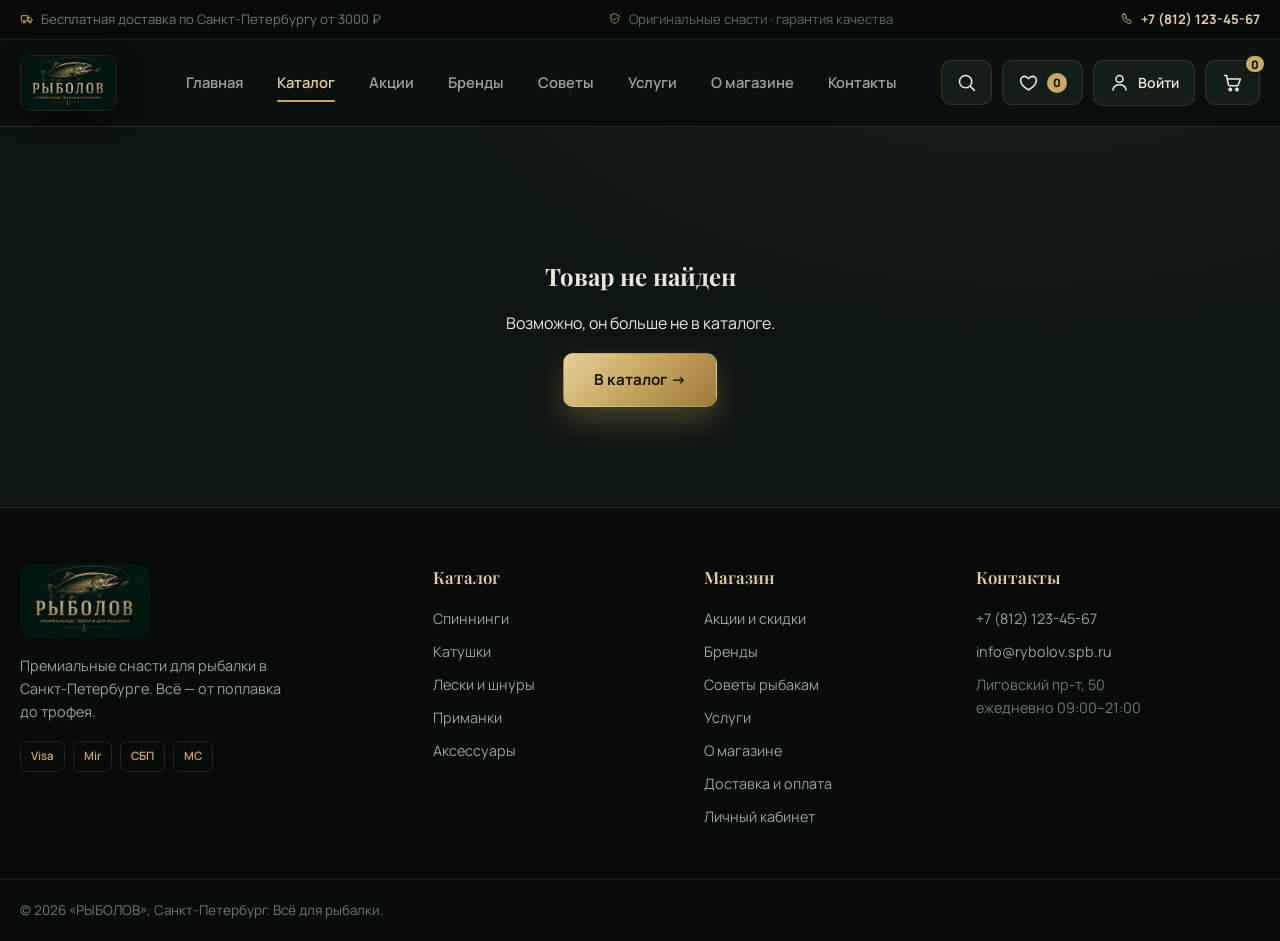
<file: product.html>
<!DOCTYPE html>
<html lang="ru">
<head>
  <meta charset="UTF-8">
  <meta name="viewport" content="width=device-width, initial-scale=1.0">
  <meta name="description" content="Карточка товара магазина РЫБОЛОВ — характеристики, описание и цена снасти.">
  <title>Товар — РЫБОЛОВ</title>
  <link rel="preconnect" href="https://fonts.googleapis.com">
  <link rel="preconnect" href="https://fonts.gstatic.com" crossorigin>
  <link href="https://fonts.googleapis.com/css2?family=Manrope:wght@400;500;600;700;800&family=Playfair+Display:ital,wght@0,500;0,600;0,700;1,500;1,600&display=swap" rel="stylesheet">
  <link rel="stylesheet" href="css/style.css">
  <link rel="icon" href="data:image/svg+xml,<svg xmlns='http://www.w3.org/2000/svg' viewBox='0 0 24 24'><rect width='24' height='24' rx='5' fill='%230d1512'/><path d='M3.5 12c3-4.5 8.5-4.5 12 0-3.5 4.5-9 4.5-12 0z' fill='none' stroke='%23c9a961' stroke-width='1.3' stroke-linejoin='round'/><path d='M15.5 12c1.8-1.8 3.6-1.8 5-.8-1 1.8-1 1.8 0 3.6-1.4 1-3.2 1-5-2.8z' fill='none' stroke='%23c9a961' stroke-width='1.3' stroke-linejoin='round'/></svg>">
</head>
<body data-page="catalog">

  <section class="product-page">
    <div class="container" id="productPage"></div>
  </section>

  <section class="hits" id="relatedSec" hidden>
    <div class="container">
      <div class="section-head section-head--row">
        <div><h2 class="section-title">Похожие товары</h2><p class="section-sub">Из этой же категории</p></div>
        <a href="catalog.html" class="section-link">Весь каталог →</a>
      </div>
      <div class="products" id="relatedGrid"></div>
    </div>
  </section>

  <script src="js/products.js"></script>
  <script src="js/layout.js"></script>
  <script src="js/app.js"></script>
</body>
</html>
</file>
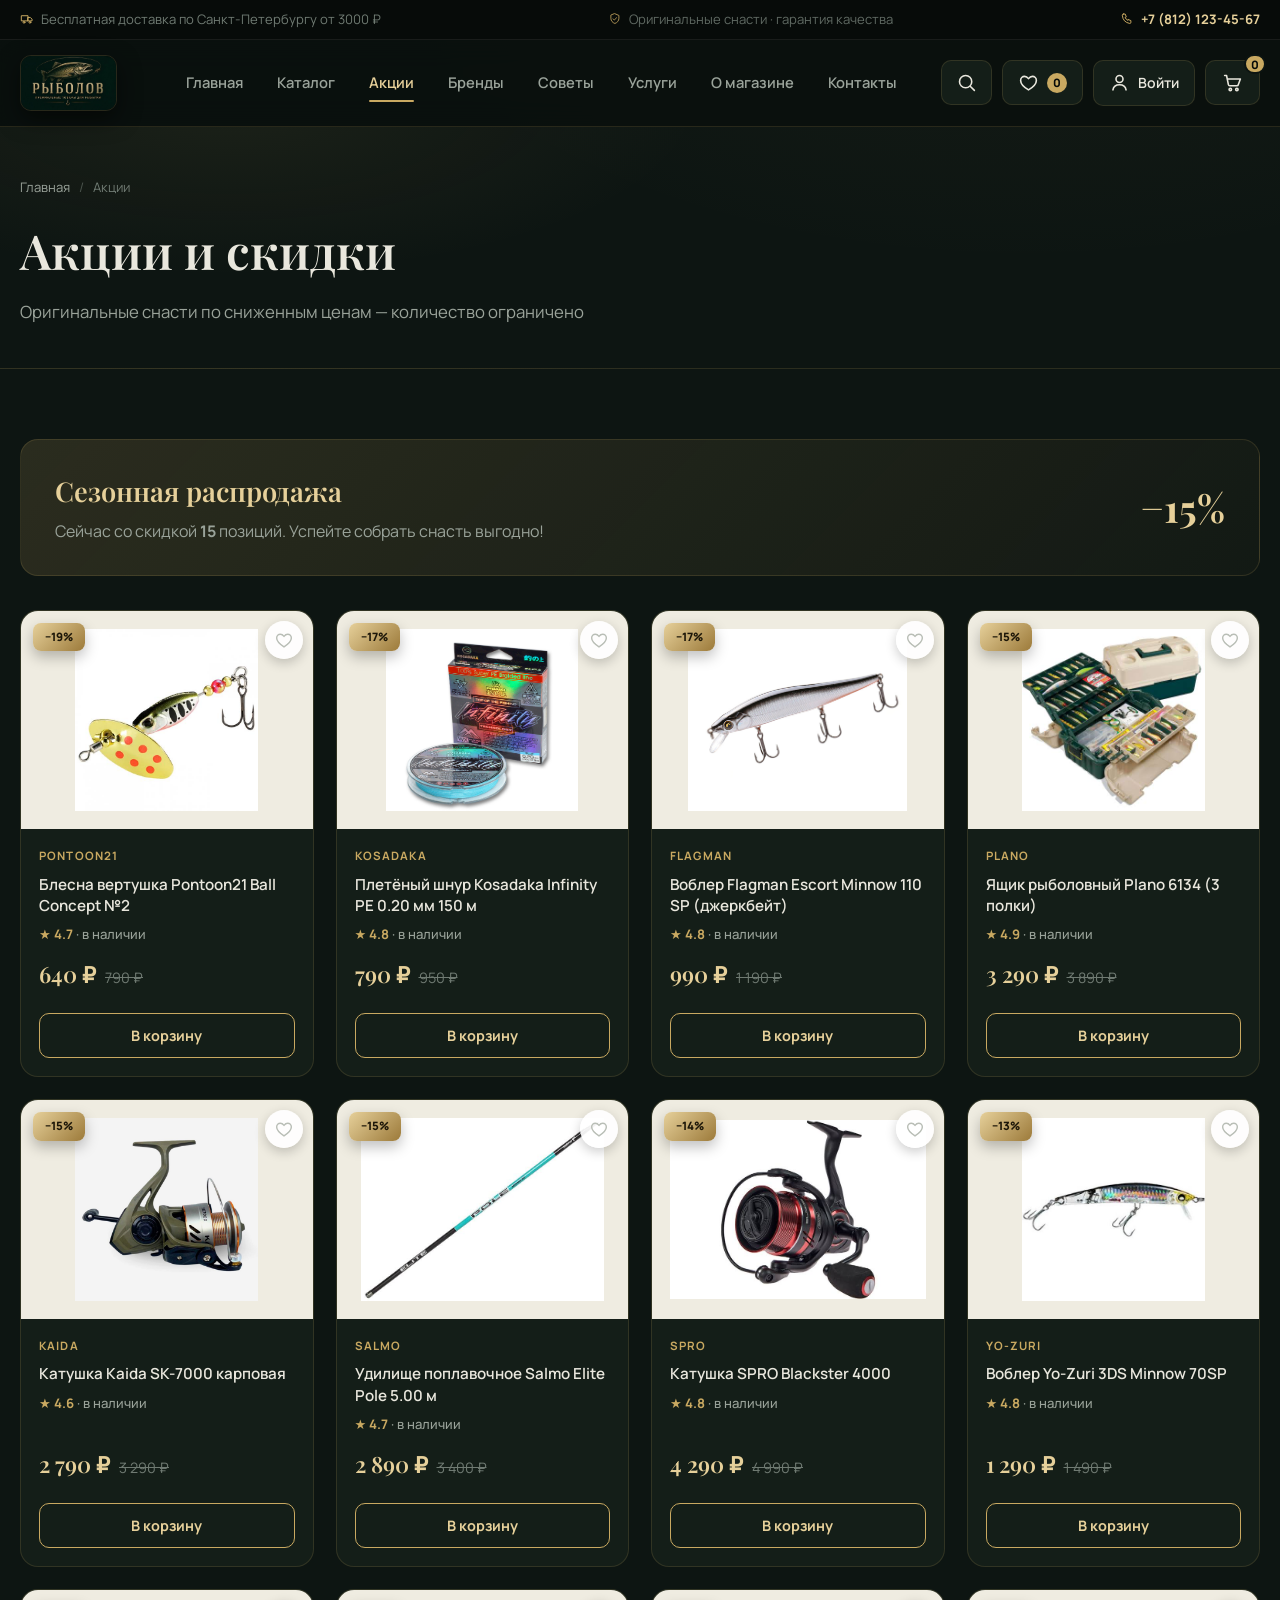
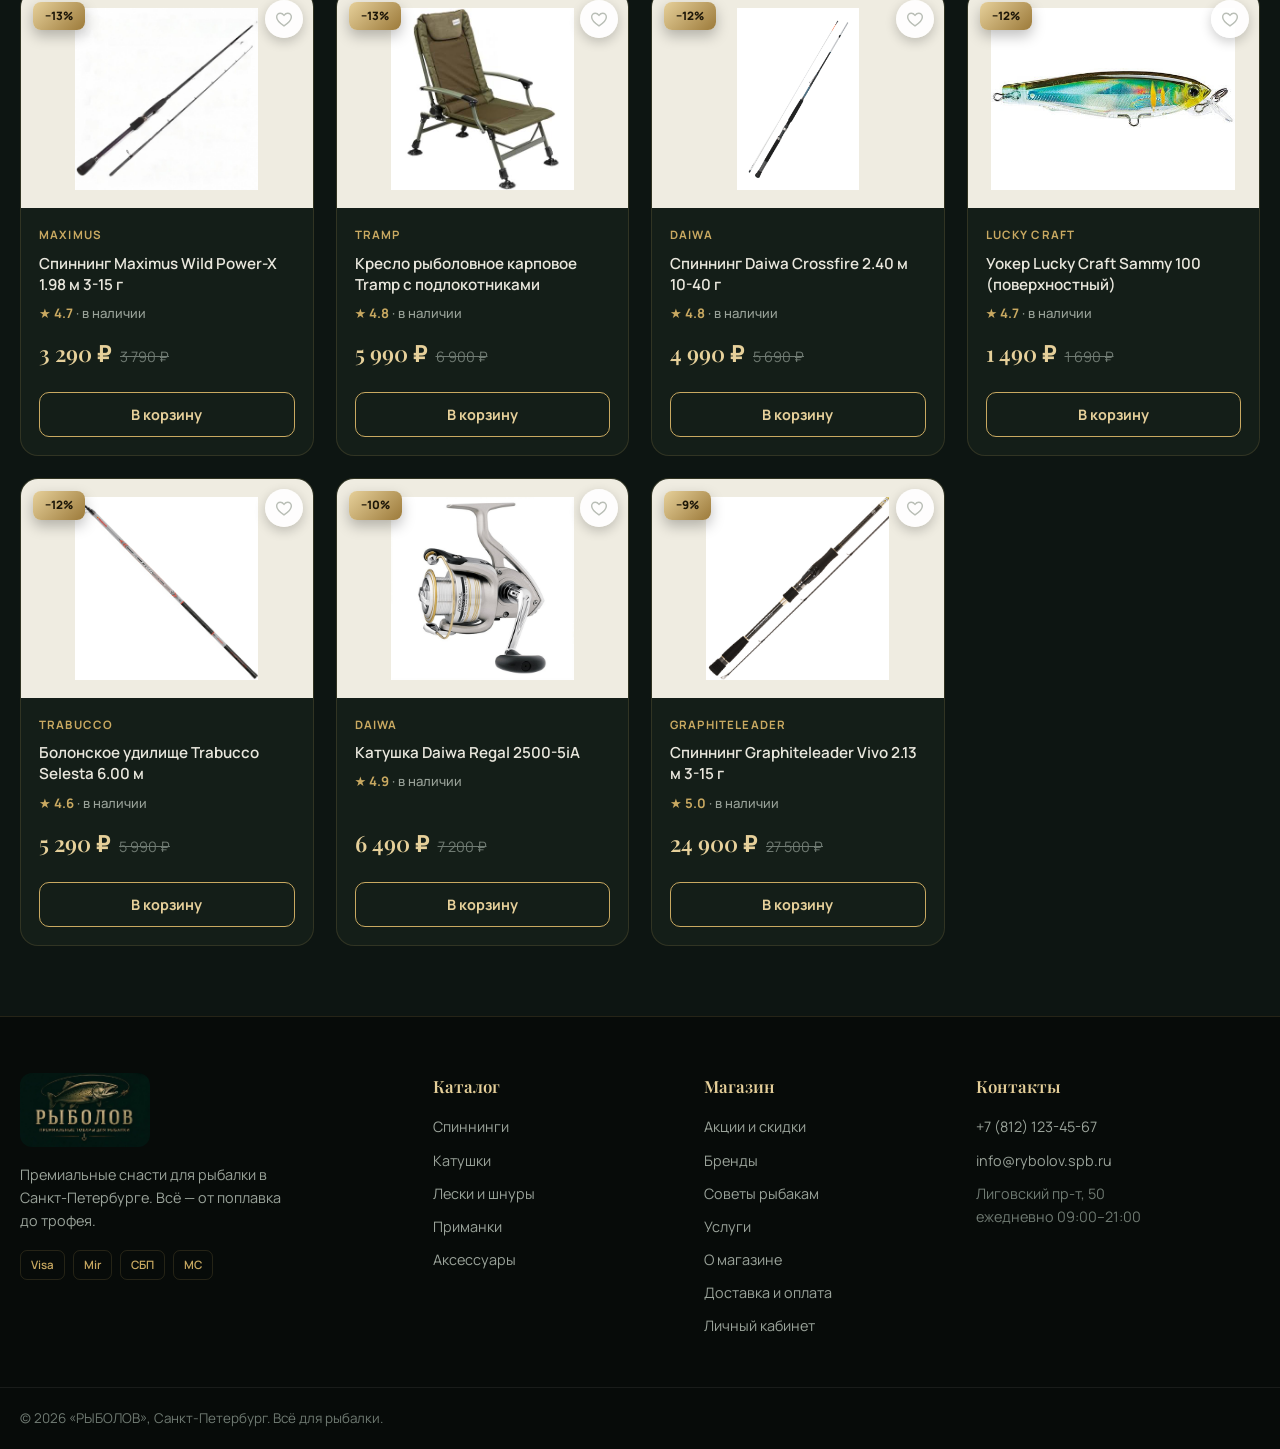
<file: sale.html>
<!DOCTYPE html>
<html lang="ru">
<head>
  <meta charset="UTF-8">
  <meta name="viewport" content="width=device-width, initial-scale=1.0">
  <meta name="description" content="Акции и скидки в магазине РЫБОЛОВ — спиннинги, катушки, воблеры и снасти по сниженным ценам.">
  <title>Акции и скидки — РЫБОЛОВ · Санкт-Петербург</title>
  <link rel="preconnect" href="https://fonts.googleapis.com">
  <link rel="preconnect" href="https://fonts.gstatic.com" crossorigin>
  <link href="https://fonts.googleapis.com/css2?family=Manrope:wght@400;500;600;700;800&family=Playfair+Display:ital,wght@0,500;0,600;0,700;1,500;1,600&display=swap" rel="stylesheet">
  <link rel="stylesheet" href="css/style.css">
  <link rel="icon" href="data:image/svg+xml,<svg xmlns='http://www.w3.org/2000/svg' viewBox='0 0 24 24'><rect width='24' height='24' rx='5' fill='%230d1512'/><path d='M3.5 12c3-4.5 8.5-4.5 12 0-3.5 4.5-9 4.5-12 0z' fill='none' stroke='%23c9a961' stroke-width='1.3' stroke-linejoin='round'/><path d='M15.5 12c1.8-1.8 3.6-1.8 5-.8-1 1.8-1 1.8 0 3.6-1.4 1-3.2 1-5-2.8z' fill='none' stroke='%23c9a961' stroke-width='1.3' stroke-linejoin='round'/></svg>">
</head>
<body data-page="sale">

  <section class="page-hero">
    <div class="container">
      <nav class="crumbs"><a href="index.html">Главная</a> <span>/</span> Акции</nav>
      <h1 class="page-hero__title">Акции и скидки</h1>
      <p class="page-hero__sub">Оригинальные снасти по сниженным ценам — количество ограничено</p>
    </div>
  </section>

  <section class="catalog">
    <div class="container">
      <div class="promo">
        <div>
          <div class="promo__title">Сезонная распродажа</div>
          <div class="promo__text">Сейчас со скидкой <b id="saleCount">0</b> позиций. Успейте собрать снасть выгодно!</div>
        </div>
        <div class="promo__badge">−15%</div>
      </div>
      <div class="products" id="saleGrid"></div>
    </div>
  </section>

  <script src="js/products.js"></script>
  <script src="js/layout.js"></script>
  <script src="js/app.js"></script>
</body>
</html>
</file>
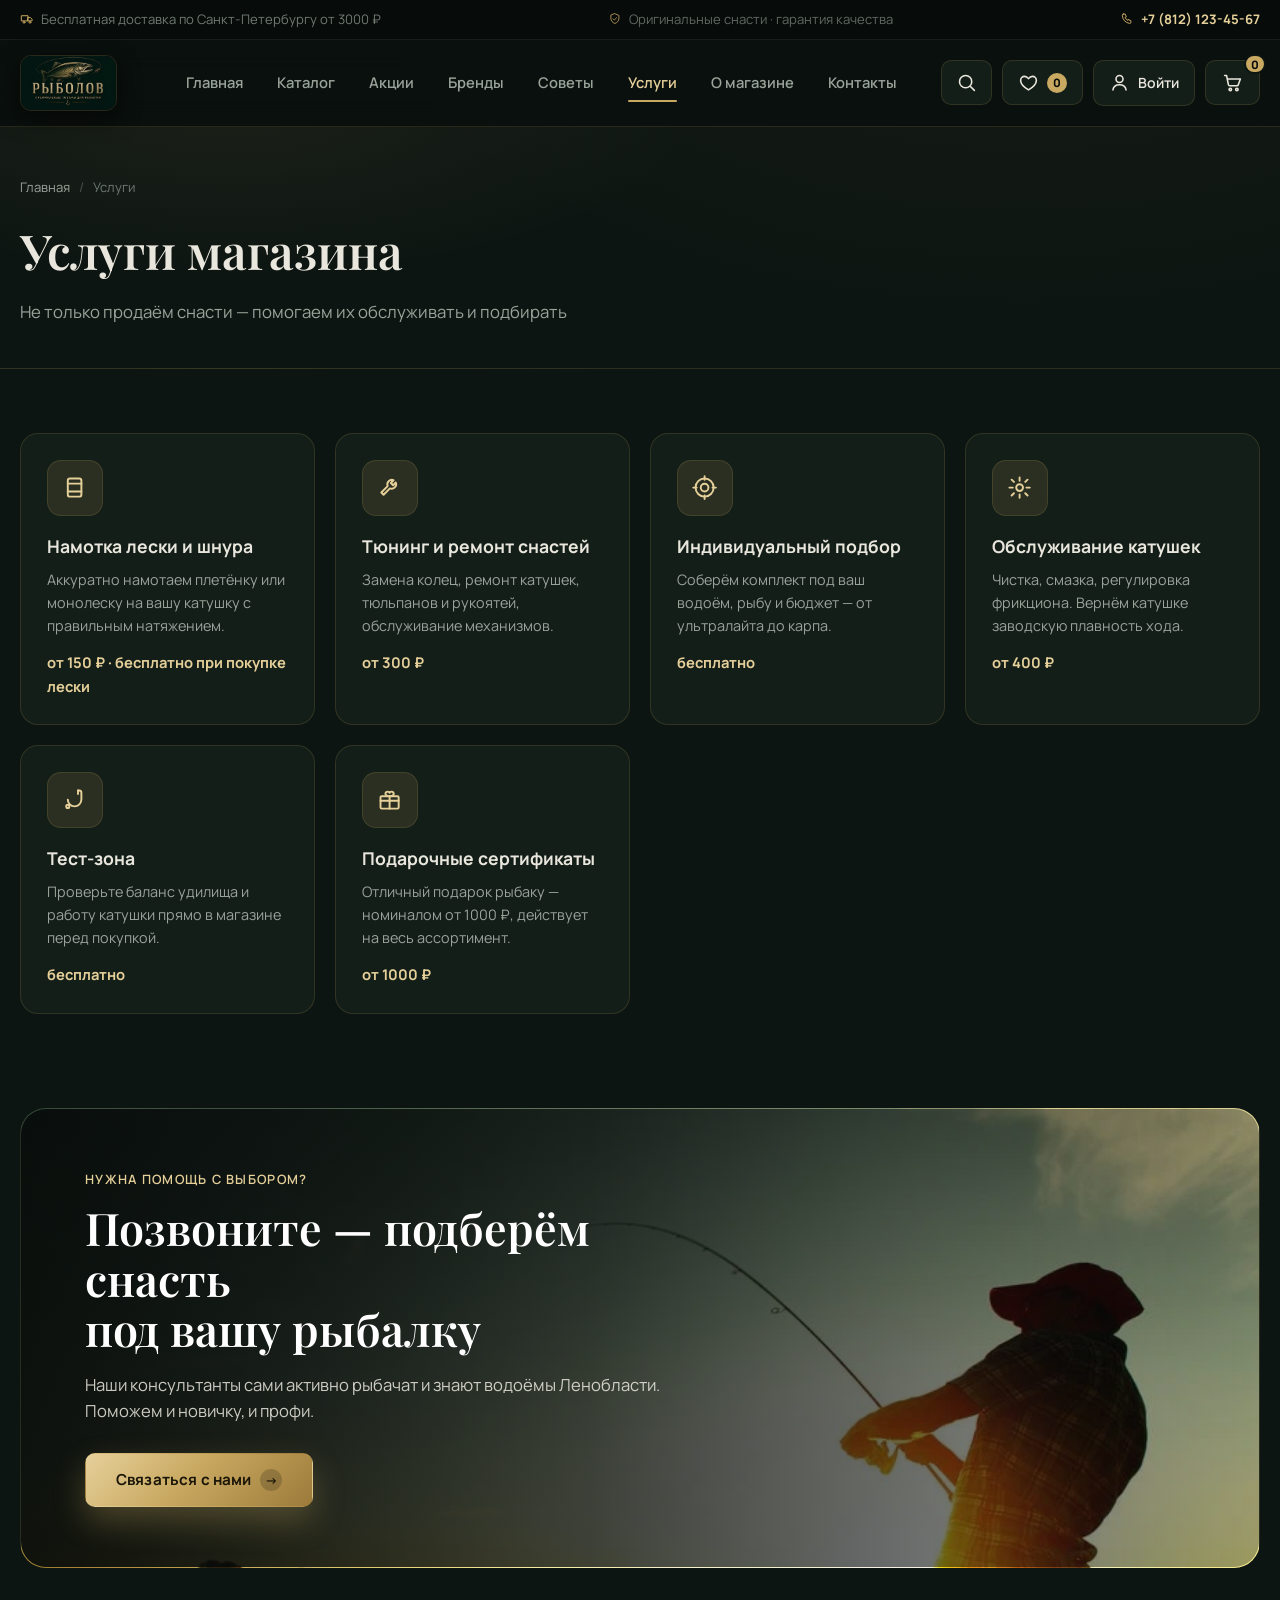
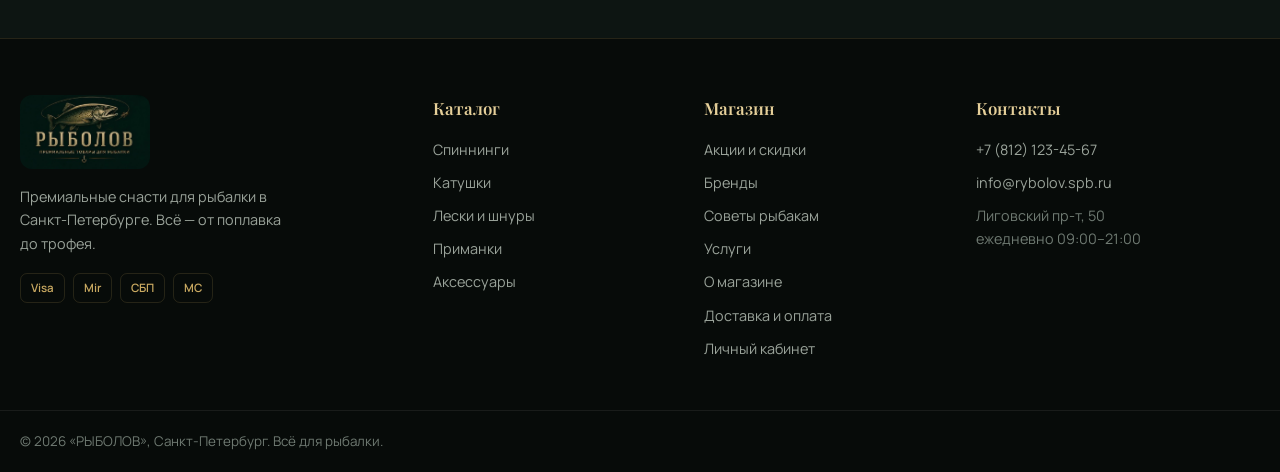
<file: services.html>
<!DOCTYPE html>
<html lang="ru">
<head>
  <meta charset="UTF-8">
  <meta name="viewport" content="width=device-width, initial-scale=1.0">
  <meta name="description" content="Услуги магазина РЫБОЛОВ — намотка лески, тюнинг и ремонт снастей, подбор комплекта, тест-зона.">
  <title>Услуги — РЫБОЛОВ · Санкт-Петербург</title>
  <link rel="preconnect" href="https://fonts.googleapis.com">
  <link rel="preconnect" href="https://fonts.gstatic.com" crossorigin>
  <link href="https://fonts.googleapis.com/css2?family=Manrope:wght@400;500;600;700;800&family=Playfair+Display:ital,wght@0,500;0,600;0,700;1,500;1,600&display=swap" rel="stylesheet">
  <link rel="stylesheet" href="css/style.css">
  <link rel="icon" href="data:image/svg+xml,<svg xmlns='http://www.w3.org/2000/svg' viewBox='0 0 24 24'><rect width='24' height='24' rx='5' fill='%230d1512'/><path d='M3.5 12c3-4.5 8.5-4.5 12 0-3.5 4.5-9 4.5-12 0z' fill='none' stroke='%23c9a961' stroke-width='1.3' stroke-linejoin='round'/><path d='M15.5 12c1.8-1.8 3.6-1.8 5-.8-1 1.8-1 1.8 0 3.6-1.4 1-3.2 1-5-2.8z' fill='none' stroke='%23c9a961' stroke-width='1.3' stroke-linejoin='round'/></svg>">
</head>
<body data-page="services">

  <section class="page-hero">
    <div class="container">
      <nav class="crumbs"><a href="index.html">Главная</a> <span>/</span> Услуги</nav>
      <h1 class="page-hero__title">Услуги магазина</h1>
      <p class="page-hero__sub">Не только продаём снасти — помогаем их обслуживать и подбирать</p>
    </div>
  </section>

  <section class="info">
    <div class="container">
      <div class="info__grid">
        <div class="info-card"><span class="info-card__ico" data-icon="spool"></span><h3>Намотка лески и шнура</h3><p>Аккуратно намотаем плетёнку или монолеску на вашу катушку с правильным натяжением.</p><b class="info-card__price">от 150 ₽ · бесплатно при покупке лески</b></div>
        <div class="info-card"><span class="info-card__ico" data-icon="wrench"></span><h3>Тюнинг и ремонт снастей</h3><p>Замена колец, ремонт катушек, тюльпанов и рукоятей, обслуживание механизмов.</p><b class="info-card__price">от 300 ₽</b></div>
        <div class="info-card"><span class="info-card__ico" data-icon="target"></span><h3>Индивидуальный подбор</h3><p>Соберём комплект под ваш водоём, рыбу и бюджет — от ультралайта до карпа.</p><b class="info-card__price">бесплатно</b></div>
        <div class="info-card"><span class="info-card__ico" data-icon="gear"></span><h3>Обслуживание катушек</h3><p>Чистка, смазка, регулировка фрикциона. Вернём катушке заводскую плавность хода.</p><b class="info-card__price">от 400 ₽</b></div>
        <div class="info-card"><span class="info-card__ico" data-icon="hook"></span><h3>Тест-зона</h3><p>Проверьте баланс удилища и работу катушки прямо в магазине перед покупкой.</p><b class="info-card__price">бесплатно</b></div>
        <div class="info-card"><span class="info-card__ico" data-icon="gift"></span><h3>Подарочные сертификаты</h3><p>Отличный подарок рыбаку — номиналом от 1000 ₽, действует на весь ассортимент.</p><b class="info-card__price">от 1000 ₽</b></div>
      </div>
    </div>
  </section>

  <section class="cta">
    <div class="container">
      <div class="cta__card">
        <div class="cta__overlay"></div>
        <div class="cta__inner">
          <div class="cta__content">
            <p class="cta__eyebrow">Нужна помощь с выбором?</p>
            <h2 class="cta__title">Позвоните — подберём снасть<br>под вашу рыбалку</h2>
            <p class="cta__text">Наши консультанты сами активно рыбачат и знают водоёмы Ленобласти. Поможем и новичку, и профи.</p>
            <a href="contacts.html" class="btn btn--primary">Связаться с нами <span class="btn__arrow">→</span></a>
          </div>
        </div>
      </div>
    </div>
  </section>

  <script src="js/products.js"></script>
  <script src="js/layout.js"></script>
  <script src="js/app.js"></script>
</body>
</html>
</file>
<file: css/style.css>
/* ============================================================
   РЫБОЛОВ — премиальный тёмный люкс (Санкт-Петербург)
   Палитра: тёмно-зелёный/чёрный фон + золото (шампань) акцент
   Заголовки — serif (Playfair Display), интерфейс — Manrope
   ============================================================ */
:root {
  --bg:         #0d1512;   /* тёмно-зелёный почти чёрный фон */
  --bg-2:       #0a100d;   /* глубже */
  --ink:        #070b09;   /* чёрный */
  --surface:    #141e18;   /* карточка */
  --surface-2:  #18241d;   /* карточка светлее */
  --tile:       #efece1;   /* светлая плашка под фото товара */
  --line:       rgba(201,169,97,.16);   /* золотая волосяная линия */
  --line-2:     rgba(255,255,255,.07);

  --gold:       #c9a961;   /* основное золото */
  --gold-br:    #e6d09a;   /* яркое золото (текст/градиент) */
  --gold-dk:    #9c7a3a;   /* тёмное золото */
  --gold-soft:  rgba(201,169,97,.12);

  --text:       #e9e7dd;   /* тёплый белый */
  --text-soft:  #9aa39a;   /* приглушённый */
  --text-dim:   #6f7a72;

  --green-soft: #17553f;
  --danger:     #d97070;

  --serif: 'Playfair Display', 'Cormorant Garamond', Georgia, 'Times New Roman', serif;
  --sans:  'Manrope', 'Segoe UI', system-ui, -apple-system, Roboto, Arial, sans-serif;

  --radius:    18px;
  --radius-sm: 12px;
  --shadow:    0 20px 50px rgba(0,0,0,.4);
  --shadow-lg: 0 40px 90px rgba(0,0,0,.6);
  --container: 1240px;
}

* { box-sizing: border-box; margin: 0; padding: 0; }
[hidden] { display: none !important; }

html { scroll-behavior: smooth; }
body {
  font-family: var(--sans);
  color: var(--text);
  background:
    radial-gradient(1200px 700px at 80% -5%, rgba(201,169,97,.06), transparent 60%),
    var(--bg);
  line-height: 1.6;
  -webkit-font-smoothing: antialiased;
  text-rendering: optimizeLegibility;
}
img { display: block; max-width: 100%; }
a { color: inherit; text-decoration: none; }
button { font-family: inherit; cursor: pointer; border: none; background: none; color: inherit; }

.container { width: min(100% - 34px, var(--container)); margin-inline: auto; }

/* ===== Заголовки секций ===== */
.section-head { margin-bottom: 34px; }
.section-head--row { display: flex; align-items: flex-end; justify-content: space-between; gap: 20px; }
.section-title {
  font-family: var(--serif); font-weight: 600;
  font-size: clamp(1.7rem, 3.4vw, 2.6rem); letter-spacing: .005em; color: var(--text);
  line-height: 1.12;
}
.section-title--light { color: #fff; }
.section-sub { margin-top: 12px; color: var(--text-soft); font-size: 1.02rem; }
.section-link { color: var(--gold); font-weight: 700; font-size: .9rem; white-space: nowrap; transition: color .2s; }
.section-link:hover { color: var(--gold-br); }
.head-nav { display: inline-flex; gap: 8px; margin-left: 14px; }
.head-nav button { width: 42px; height: 42px; border-radius: 50%; border: 1px solid var(--line); color: var(--gold); transition: all .2s; }
.head-nav button:hover { background: var(--gold); color: var(--ink); border-color: var(--gold); }

/* ===== Кнопки ===== */
.btn {
  display: inline-flex; align-items: center; justify-content: center; gap: 9px;
  padding: 14px 30px; border-radius: 10px; font-weight: 700; font-size: .95rem;
  transition: transform .12s ease, box-shadow .25s ease, filter .2s ease, background .2s, color .2s;
  border: 1px solid transparent; letter-spacing: .01em;
}
.btn:active { transform: translateY(1px); }
.btn--primary {
  background: linear-gradient(135deg, var(--gold-br) 0%, var(--gold) 45%, var(--gold-dk) 100%);
  color: #1c1608; box-shadow: 0 14px 32px rgba(201,169,97,.3);
}
.btn--primary:hover { filter: brightness(1.06); box-shadow: 0 18px 42px rgba(201,169,97,.42); transform: translateY(-2px); }
.btn--ghost { background: transparent; color: var(--gold-br); border-color: var(--line); }
.btn--ghost:hover { border-color: var(--gold); background: var(--gold-soft); }
.btn--dark { color: var(--gold-br); border-color: var(--line); }
.btn--dark:hover { background: var(--gold-soft); border-color: var(--gold); }
.btn--block { width: 100%; }
.btn--sm { padding: 11px 22px; font-size: .88rem; }
.btn__arrow { display: inline-grid; place-items: center; width: 22px; height: 22px; border-radius: 50%; background: rgba(0,0,0,.18); font-size: .8rem; }

/* ===== Верхняя плашка ===== */
.topbar { background: var(--ink); color: var(--text-dim); font-size: .82rem; border-bottom: 1px solid var(--line-2); }
.topbar__inner { display: flex; justify-content: space-between; align-items: center; padding: 9px 0; gap: 16px; }
.topbar__item--mid { opacity: .85; }
.topbar__phone a { color: var(--gold-br); font-weight: 700; }

/* ===== Шапка ===== */
.header {
  position: sticky; top: 0; z-index: 40;
  background: rgba(10,16,13,.86); backdrop-filter: blur(14px);
  color: var(--text); border-bottom: 1px solid var(--line);
  transition: padding .25s ease;
}
.header__inner { display: flex; align-items: center; gap: 26px; padding: 15px 0; transition: padding .25s ease; }
.header.is-scrolled .header__inner { padding: 9px 0; }

.logo { display: inline-flex; align-items: center; gap: 13px; white-space: nowrap; }
.logo--emblem .logo__img {
  height: 56px; width: auto; border-radius: 11px; display: block;
  border: 1px solid var(--line); box-shadow: 0 8px 22px rgba(0,0,0,.5); transition: height .25s ease;
}
.header.is-scrolled .logo--emblem .logo__img { height: 44px; }

.search { flex: 1; display: flex; max-width: 560px; background: var(--surface); border: 1px solid var(--line); border-radius: 12px; overflow: hidden; }
.search__input { flex: 1; border: none; padding: 13px 20px; font-size: .93rem; color: var(--text); outline: none; background: transparent; }
.search__input::placeholder { color: var(--text-dim); }
.search__btn { padding: 0 26px; font-size: .9rem; font-weight: 700; color: #1c1608; background: linear-gradient(135deg, var(--gold-br), var(--gold-dk)); }
.search__btn:hover { filter: brightness(1.07); }

.header__actions { margin-left: auto; display: flex; align-items: center; gap: 10px; }
.icon-btn {
  position: relative; display: inline-flex; align-items: center; gap: 8px;
  color: var(--text); font-weight: 600; font-size: .88rem;
  background: var(--surface); border: 1px solid var(--line); padding: 11px 15px; border-radius: 10px; transition: all .2s;
}
.icon-btn:hover { border-color: var(--gold); color: var(--gold-br); }
.icon-btn__ico { font-size: 1.05rem; }
.ic { width: 21px; height: 21px; display: block; fill: none; stroke: currentColor; stroke-width: 1.8; stroke-linecap: round; stroke-linejoin: round; }
.nav-toggle { color: var(--text); }
.nav-toggle:hover { color: var(--gold-br); }
.nav-toggle .ic { width: 24px; height: 24px; }
.icon-btn__count, .cart-toggle__count {
  min-width: 20px; height: 20px; padding: 0 5px; border-radius: 999px;
  background: var(--gold); color: var(--ink); font-size: .72rem; font-weight: 800;
  display: grid; place-items: center;
}
.cart-toggle {
  position: relative; display: inline-flex; align-items: center; gap: 9px;
  color: var(--text); font-size: .9rem; font-weight: 600;
  background: var(--surface); padding: 11px 16px; border-radius: 10px; border: 1px solid var(--line); transition: all .2s;
}
.cart-toggle:hover { border-color: var(--gold); color: var(--gold-br); }
.cart-toggle__ico { font-size: 1.1rem; }
.cart-toggle__count { position: absolute; top: -7px; right: -7px; border: 2px solid var(--bg); }

/* ===== Герой (большая карточка) ===== */
.hero { padding: 26px 0 8px; }
.hero__card {
  position: relative; border-radius: 26px; overflow: hidden; min-height: 460px;
  display: flex; align-items: center; border: 1px solid var(--line);
  background: url("../assets/img/hero-fishing.webp") center/cover no-repeat;
  box-shadow: var(--shadow-lg);
}
.hero__card::before {
  content: ""; position: absolute; inset: 0;
  background: linear-gradient(90deg, rgba(8,12,10,.95) 0%, rgba(8,12,10,.82) 42%, rgba(8,12,10,.35) 72%, rgba(8,12,10,.15) 100%);
}
.hero__inner { position: relative; z-index: 1; padding: 64px; max-width: 640px; }
.hero__eyebrow {
  display: inline-flex; align-items: center; gap: 9px; color: var(--gold-br);
  font-size: .8rem; font-weight: 600; letter-spacing: .14em; text-transform: uppercase; margin-bottom: 22px;
}
.hero__eyebrow .dot { width: 7px; height: 7px; border-radius: 50%; background: var(--gold); box-shadow: 0 0 0 4px rgba(201,169,97,.2); }
.hero__title { font-family: var(--serif); font-weight: 600; font-size: clamp(2.3rem, 5vw, 3.9rem); line-height: 1.06; letter-spacing: .005em; color: #fff; }
.hero__title .accent { color: var(--gold-br); font-style: italic; }
.hero__text { margin: 22px 0 32px; font-size: 1.1rem; color: var(--text); opacity: .86; max-width: 500px; }
.hero__actions { display: flex; gap: 14px; flex-wrap: wrap; }
.hero__stats { display: flex; gap: 40px; margin-top: 44px; flex-wrap: wrap; }
.hero__stats b { font-family: var(--serif); font-size: 2rem; font-weight: 600; display: block; color: var(--gold-br); }
.hero__stats span { font-size: .82rem; color: var(--text-soft); }

/* Золотая печать качества */
.seal {
  position: absolute; top: 40px; right: 44px; z-index: 2; width: 132px; height: 132px; border-radius: 50%;
  border: 1px solid rgba(201,169,97,.5); background: radial-gradient(circle, rgba(20,30,24,.72), rgba(8,12,10,.86));
  display: flex; flex-direction: column; align-items: center; justify-content: center; text-align: center; gap: 5px;
  box-shadow: 0 12px 34px rgba(0,0,0,.55), inset 0 0 20px rgba(201,169,97,.1);
}
.seal::before { content: ""; position: absolute; inset: 7px; border-radius: 50%; border: 1px solid rgba(201,169,97,.28); }
.seal__fish { font-size: 1.5rem; }
.seal__text { font-size: .54rem; letter-spacing: .16em; font-weight: 700; line-height: 1.35; text-transform: uppercase; color: var(--gold-br); }
.seal__stars { font-size: .6rem; color: var(--gold); letter-spacing: 2px; }

/* ===== Лента брендов ===== */
.brands { border-block: 1px solid var(--line); }
.brands__inner { display: flex; align-items: center; gap: 26px; padding: 22px 0; flex-wrap: wrap; }
.brands__label { font-size: .74rem; text-transform: uppercase; letter-spacing: .16em; color: var(--gold); font-weight: 700; white-space: nowrap; }
.brands__list { display: flex; gap: 32px; flex-wrap: wrap; }
.brands__list span, .brands__list a { font-family: var(--serif); font-size: 1.15rem; font-weight: 500; letter-spacing: .03em; color: var(--text); opacity: .5; transition: opacity .2s, color .2s; cursor: pointer; }
.brands__list span:hover, .brands__list a:hover { opacity: 1; color: var(--gold-br); }

/* ===== Общая сетка секций ===== */
.hits, .cats, .catalog, .reviews, .contacts { padding: 70px 0; }
.hits { padding-bottom: 20px; }

/* ===== Хиты / товары ===== */
.products { display: grid; grid-template-columns: repeat(auto-fill, minmax(258px, 1fr)); gap: 22px; }

.card {
  position: relative;
  background: var(--surface); border: 1px solid var(--line); border-radius: var(--radius);
  overflow: hidden; display: flex; flex-direction: column;
  transition: transform .18s ease, box-shadow .26s ease, border-color .2s;
}
.card:hover { transform: translateY(-6px); box-shadow: var(--shadow); border-color: rgba(201,169,97,.4); }
.card__media { position: relative; aspect-ratio: 4/3; overflow: hidden; cursor: pointer; background: var(--tile); }
.card__img { width: 100%; height: 100%; object-fit: contain; padding: 18px; transition: transform .45s ease; }
.card:hover .card__img { transform: scale(1.06); }
.card__badge {
  position: absolute; top: 12px; left: 12px; background: linear-gradient(135deg, var(--gold-br), var(--gold-dk)); color: #1c1608;
  font-size: .72rem; font-weight: 800; padding: 5px 12px; border-radius: 8px; box-shadow: 0 6px 14px rgba(0,0,0,.25);
}
.card__badge--hit { background: rgba(12,18,14,.9); color: var(--gold-br); border: 1px solid var(--gold); }
.card__badge--out { background: rgba(12,18,14,.9); color: var(--text-soft); left: auto; right: 12px; border: 1px solid var(--line-2); }
.card__fav {
  position: absolute; top: 10px; right: 10px; width: 38px; height: 38px; border-radius: 50%;
  background: rgba(255,255,255,.92); color: #b9beb6; font-size: 1.15rem; line-height: 1;
  display: grid; place-items: center; box-shadow: 0 4px 12px rgba(0,0,0,.2); transition: all .16s ease; z-index: 2;
}
.card__fav:hover { transform: scale(1.12); color: #e0868f; }
.card__fav.is-active { color: #d9636f; background: #fff; }
.card__body { padding: 18px; display: flex; flex-direction: column; gap: 8px; flex: 1; }
.card__brand { font-size: .72rem; text-transform: uppercase; letter-spacing: .1em; color: var(--gold); font-weight: 700; }
.card__name { display: block; font-size: .95rem; font-weight: 600; line-height: 1.4; color: var(--text); cursor: pointer; }
.card__name:hover { color: var(--gold-br); }
.card__rating { font-size: .82rem; color: var(--gold); font-weight: 700; }
.card__rating span { color: var(--text-soft); font-weight: 500; }
.card__price-row { display: flex; align-items: baseline; gap: 9px; margin-top: auto; padding-top: 4px; }
.card__price { font-family: var(--serif); font-size: 1.4rem; font-weight: 600; color: var(--gold-br); }
.card__old { font-size: .9rem; color: var(--text-dim); text-decoration: line-through; }
.card__btn {
  margin-top: 12px; background: transparent; color: var(--gold-br); border: 1px solid var(--gold);
  border-radius: 10px; padding: 12px; font-weight: 700; font-size: .9rem; transition: all .2s;
}
.card__btn:hover { background: linear-gradient(135deg, var(--gold-br), var(--gold-dk)); color: #1c1608; border-color: transparent; }
.card__btn:disabled { background: transparent; color: var(--text-dim); border-color: var(--line-2); cursor: not-allowed; }

.empty { text-align: center; padding: 60px 0; display: grid; gap: 18px; place-items: center; color: var(--text-soft); }

/* ===== Категории (фото-карточки) ===== */
.cats__grid { display: grid; grid-template-columns: repeat(auto-fill, minmax(210px, 1fr)); gap: 20px; }
.cat-card {
  background: var(--surface); border: 1px solid var(--line); border-radius: var(--radius);
  overflow: hidden; text-align: left; transition: transform .18s ease, box-shadow .26s ease, border-color .2s;
}
.cat-card:hover { transform: translateY(-6px); box-shadow: var(--shadow); border-color: rgba(201,169,97,.4); }
.cat-card__media { aspect-ratio: 5/4; background: var(--tile); overflow: hidden; }
.cat-card__media img { width: 100%; height: 100%; object-fit: contain; padding: 22px; transition: transform .45s ease; }
.cat-card:hover .cat-card__media img { transform: scale(1.06); }
.cat-card__foot { display: flex; align-items: center; justify-content: space-between; gap: 12px; padding: 18px 20px; }
.cat-card__name { font-family: var(--serif); font-size: 1.2rem; font-weight: 600; color: var(--text); }
.cat-card__count { font-size: .8rem; color: var(--gold); margin-top: 3px; }
.cat-card__arrow { flex-shrink: 0; width: 44px; height: 44px; border-radius: 50%; border: 1px solid var(--gold); color: var(--gold); display: grid; place-items: center; font-size: 1.05rem; transition: all .2s; }
.cat-card:hover .cat-card__arrow { background: var(--gold); color: var(--ink); }

/* ===== Каталог: вкладки + фильтры ===== */
.tabs { display: flex; flex-wrap: wrap; gap: 8px; margin: 4px 0 18px; }
.tab {
  display: inline-flex; align-items: center; gap: 7px; padding: 11px 20px; border-radius: 10px;
  border: 1px solid var(--line); background: var(--surface); font-weight: 600; font-size: .88rem; color: var(--text-soft); transition: all .16s ease;
}
.tab:hover { border-color: var(--gold); color: var(--gold-br); }
.tab.is-active { background: linear-gradient(135deg, var(--gold-br), var(--gold-dk)); color: #1c1608; border-color: transparent; font-weight: 700; }

.toolbar {
  display: flex; flex-wrap: wrap; gap: 20px; align-items: flex-end; justify-content: space-between;
  background: var(--surface); border: 1px solid var(--line); border-radius: var(--radius); padding: 18px 22px;
}
.toolbar__group { display: flex; flex-wrap: wrap; gap: 16px; align-items: flex-end; }
.field { display: flex; flex-direction: column; gap: 6px; }
.field__label { font-size: .68rem; text-transform: uppercase; letter-spacing: .1em; color: var(--gold); font-weight: 700; }
.select, .input {
  padding: 10px 14px; border: 1px solid var(--line); border-radius: 9px; font: inherit; font-size: .88rem;
  color: var(--text); background: var(--bg-2); outline: none; transition: border-color .15s; cursor: pointer;
}
.input { cursor: text; }
.select:focus, .input:focus { border-color: var(--gold); }
.select option { background: var(--bg-2); color: var(--text); }
.range { display: inline-flex; align-items: center; gap: 8px; }
.range .input { width: 88px; }
.range__sep { color: var(--text-dim); }
.check { display: inline-flex; align-items: center; gap: 9px; font-size: .86rem; font-weight: 600; color: var(--text); cursor: pointer; align-self: flex-end; padding-bottom: 10px; }
.check input { width: 18px; height: 18px; accent-color: var(--gold); cursor: pointer; }
.catalog__meta { margin: 22px 2px 24px; color: var(--text-soft); font-size: .9rem; }

/* ===== Преимущества ===== */
.features { padding: 20px 0 50px; }
.features__grid { display: grid; grid-template-columns: repeat(auto-fit, minmax(240px, 1fr)); gap: 20px; }
.feature { display: flex; gap: 16px; padding: 24px; border-radius: var(--radius); background: var(--surface); border: 1px solid var(--line); transition: border-color .2s, transform .18s; }
.feature:hover { border-color: rgba(201,169,97,.4); transform: translateY(-4px); }
.feature__ico { flex-shrink: 0; font-size: 1.4rem; width: 52px; height: 52px; border-radius: 12px; display: grid; place-items: center; background: var(--gold-soft); border: 1px solid var(--line); }
.feature h3 { font-size: 1.02rem; color: var(--text); font-weight: 700; margin-bottom: 5px; }
.feature p { font-size: .86rem; color: var(--text-soft); }

/* ===== CTA ===== */
.cta { padding: 30px 0 70px; }
.cta__card { position: relative; overflow: hidden; border-radius: 26px; border: 1px solid var(--line); background: url("../assets/img/hero-fishing.webp") center 30%/cover no-repeat; }
.cta__overlay { position: absolute; inset: 0; background: linear-gradient(90deg, rgba(8,12,10,.95) 0%, rgba(8,12,10,.78) 46%, rgba(8,12,10,.4) 100%); }
.cta__inner { position: relative; z-index: 1; display: flex; align-items: center; gap: 44px; padding: 60px 64px; }
.cta__seal { width: 150px; flex-shrink: 0; border-radius: 16px; box-shadow: var(--shadow); border: 1px solid var(--line); }
.cta__content { max-width: 620px; }
.cta__eyebrow { color: var(--gold-br); font-weight: 600; letter-spacing: .1em; text-transform: uppercase; font-size: .8rem; margin-bottom: 14px; }
.cta__title { font-family: var(--serif); font-weight: 600; font-size: clamp(1.8rem, 3.6vw, 2.8rem); line-height: 1.12; color: #fff; }
.cta__text { margin: 18px 0 28px; font-size: 1.04rem; color: var(--text); opacity: .86; }

/* ===== Отзывы ===== */
.reviews__grid { display: grid; grid-template-columns: repeat(auto-fit, minmax(290px, 1fr)); gap: 22px; }
.review { background: var(--surface); border: 1px solid var(--line); border-radius: var(--radius); padding: 30px; position: relative; }
.review__stars { color: var(--gold); letter-spacing: 3px; font-size: 1.05rem; }
.review blockquote { margin: 16px 0 22px; font-size: .98rem; color: var(--text); line-height: 1.7; font-style: italic; }
.review figcaption { display: flex; align-items: center; gap: 12px; }
.review__ava { width: 44px; height: 44px; border-radius: 50%; display: grid; place-items: center; font-weight: 700; color: #1c1608; background: linear-gradient(140deg, var(--gold-br), var(--gold-dk)); }
.review figcaption b { display: block; font-size: .9rem; color: var(--text); }
.review figcaption small { color: var(--text-soft); font-size: .8rem; }

/* ===== Контакты ===== */
.contacts__grid { display: grid; grid-template-columns: 1.15fr .85fr; gap: 46px; align-items: center; }
.contacts__list { list-style: none; margin-top: 26px; display: grid; gap: 14px; }
.contacts__list li { display: flex; gap: 14px; align-items: flex-start; background: var(--surface); border: 1px solid var(--line); border-radius: var(--radius-sm); padding: 15px 17px; }
.contacts__list li > span { font-size: 1.2rem; }
.contacts__list b { display: block; font-size: .72rem; text-transform: uppercase; letter-spacing: .08em; color: var(--gold); margin-bottom: 3px; }
.contacts__list a { color: var(--gold-br); font-weight: 600; }
.map-card {
  background: linear-gradient(150deg, var(--surface-2), var(--bg-2)); color: var(--text);
  border-radius: var(--radius); padding: 50px 38px; text-align: center; box-shadow: var(--shadow);
  border: 1px solid var(--line); position: relative; overflow: hidden;
}
.map-card::after { content: ""; position: absolute; width: 240px; height: 240px; border-radius: 50%; background: radial-gradient(circle, rgba(201,169,97,.16), transparent 70%); bottom: -90px; right: -70px; }
.map-card__pin { font-size: 3.2rem; }
.map-card__city { font-family: var(--serif); margin-top: 14px; font-size: 1.6rem; font-weight: 600; color: var(--gold-br); }
.map-card__addr { font-size: 1.05rem; margin-top: 4px; }
.map-card__note { display: block; margin-top: 16px; font-size: .88rem; color: var(--text-soft); position: relative; }

/* ===== Подвал ===== */
.footer { background: var(--ink); color: var(--text); border-top: 1px solid var(--line); }
.footer__grid { display: grid; grid-template-columns: 1.6fr 1fr 1fr 1.2fr; gap: 34px; padding: 56px 0 40px; }
.logo--footer .logo__img { height: 74px; width: auto; border-radius: 12px; display: block; margin-bottom: 16px; }
.footer__about { color: var(--text-soft); font-size: .9rem; max-width: 280px; }
.footer__pay { display: flex; gap: 8px; margin-top: 18px; }
.footer__pay span { font-size: .72rem; font-weight: 600; color: var(--gold); border: 1px solid var(--line); padding: 5px 10px; border-radius: 7px; }
.footer__col h4 { font-family: var(--serif); font-size: 1.05rem; font-weight: 600; color: var(--gold-br); margin-bottom: 16px; }
.footer__col a, .footer__muted { display: block; color: var(--text-soft); font-size: .9rem; margin-bottom: 10px; transition: color .15s; }
.footer__col a:hover { color: var(--gold-br); }
.footer__muted { color: var(--text-dim); }
.footer__bottom { border-top: 1px solid var(--line-2); padding: 20px 0; font-size: .84rem; color: var(--text-dim); }

/* ===== Корзина (drawer) ===== */
.drawer { position: fixed; inset: 0; z-index: 60; }
.drawer__overlay { position: absolute; inset: 0; background: rgba(0,0,0,.66); animation: fade .2s; }
.drawer__panel { position: absolute; top: 0; right: 0; height: 100%; width: min(430px, 100%); background: var(--bg); border-left: 1px solid var(--line); display: flex; flex-direction: column; box-shadow: var(--shadow-lg); animation: slideIn .26s ease; }
@keyframes slideIn { from { transform: translateX(100%); } to { transform: translateX(0); } }
@keyframes fade { from { opacity: 0; } to { opacity: 1; } }
.drawer__head { display: flex; align-items: center; justify-content: space-between; padding: 20px; background: var(--surface); color: var(--text); border-bottom: 1px solid var(--line); }
.drawer__head h3 { font-family: var(--serif); font-weight: 600; font-size: 1.25rem; }
.drawer__close { font-size: 1.2rem; color: var(--text-soft); }
.drawer__body { flex: 1; overflow-y: auto; padding: 12px 20px; }
.cart-item { display: flex; gap: 12px; padding: 14px 0; border-bottom: 1px solid var(--line); }
.cart-item__img { width: 66px; height: 66px; border-radius: 10px; object-fit: contain; padding: 5px; background: var(--tile); }
.cart-item__info { flex: 1; }
.cart-item__name { font-size: .88rem; font-weight: 600; line-height: 1.35; color: var(--text); }
.cart-item__price { color: var(--gold-br); font-weight: 700; margin-top: 4px; }
.cart-item__qty { display: inline-flex; align-items: center; gap: 10px; margin-top: 8px; }
.qty-btn { width: 28px; height: 28px; border-radius: 8px; background: var(--surface-2); border: 1px solid var(--line); font-weight: 800; font-size: 1rem; color: var(--gold-br); }
.qty-btn:hover { background: var(--gold); color: var(--ink); }
.cart-item__remove { color: var(--danger); font-size: .8rem; align-self: flex-start; font-weight: 600; }
.cart-empty { text-align: center; color: var(--text-soft); padding: 50px 0; }
.drawer__foot { padding: 20px; border-top: 1px solid var(--line); background: var(--surface); }
.drawer__total { display: flex; justify-content: space-between; align-items: center; margin-bottom: 14px; font-size: 1.05rem; }
.drawer__total b { font-family: var(--serif); font-size: 1.6rem; font-weight: 600; color: var(--gold-br); }

/* ===== Модалка товара ===== */
.modal { position: fixed; inset: 0; z-index: 70; display: grid; place-items: center; padding: 20px; }
.modal__overlay { position: absolute; inset: 0; background: rgba(0,0,0,.74); animation: fade .2s; }
.modal__card { position: relative; background: var(--surface); border: 1px solid var(--line); border-radius: var(--radius); max-width: 860px; width: 100%; max-height: 90vh; overflow: auto; box-shadow: var(--shadow-lg); animation: pop .22s ease; }
.modal__card--sm { max-width: 470px; }
@keyframes pop { from { transform: scale(.94); opacity: 0; } to { transform: scale(1); opacity: 1; } }
.modal__grid { display: grid; grid-template-columns: 1fr 1fr; }
.modal__img { width: 100%; height: 100%; min-height: 340px; object-fit: contain; padding: 26px; background: var(--tile); }
.modal__info { padding: 34px; }
.modal__close { position: absolute; top: 14px; right: 14px; z-index: 2; background: var(--surface-2); border: 1px solid var(--line); color: var(--text); width: 38px; height: 38px; border-radius: 999px; font-size: 1.1rem; }
.modal__brand { color: var(--gold); font-weight: 700; text-transform: uppercase; letter-spacing: .08em; font-size: .76rem; }
.modal__title { font-family: var(--serif); font-size: 1.55rem; font-weight: 600; margin: 8px 0 12px; color: var(--text); }
.modal__specs { list-style: none; margin: 22px 0; display: grid; gap: 2px; }
.modal__specs li { display: flex; justify-content: space-between; font-size: .9rem; padding: 11px 0; border-bottom: 1px solid var(--line-2); }
.modal__specs span { color: var(--text-soft); }
.modal__specs b { font-weight: 700; color: var(--text); }
.modal__price { font-family: var(--serif); font-size: 2.1rem; font-weight: 600; margin: 16px 0 22px; color: var(--gold-br); }
.modal__price s { font-size: 1.05rem; color: var(--text-dim); font-weight: 400; margin-left: 10px; }
.modal__actions { display: flex; gap: 10px; flex-wrap: wrap; }
.modal__actions .btn { flex: 1; min-width: 150px; }
.btn--fav { background: transparent; border: 1px solid var(--line); color: var(--text); }
.btn--fav:hover { border-color: #e0868f; color: #e0868f; }
.btn--fav.is-active { background: rgba(224,134,143,.1); border-color: #e0868f; color: #e0868f; }

/* ===== Личный кабинет ===== */
.account { padding: 32px; }
.account__head { display: flex; align-items: center; gap: 16px; }
.account__ava { width: 60px; height: 60px; border-radius: 50%; display: grid; place-items: center; font-size: 1.6rem; font-weight: 700; color: #1c1608; background: linear-gradient(140deg, var(--gold-br), var(--gold-dk)); flex-shrink: 0; }
.account__name { font-family: var(--serif); font-size: 1.35rem; font-weight: 600; color: var(--text); }
.account__email { color: var(--text-soft); font-size: .9rem; }
.account__stats { display: grid; grid-template-columns: repeat(3, 1fr); gap: 12px; margin: 22px 0; }
.account__stats div { background: var(--bg-2); border: 1px solid var(--line); border-radius: 12px; padding: 14px 8px; text-align: center; }
.account__stats b { display: block; font-size: 1.05rem; font-weight: 700; color: var(--gold-br); }
.account__stats span { font-size: .7rem; color: var(--text-soft); }
.account__subtitle { font-family: var(--serif); font-size: 1.05rem; font-weight: 600; margin: 8px 0 12px; color: var(--text); }
.account__orders { display: grid; gap: 12px; max-height: 250px; overflow-y: auto; margin-bottom: 18px; }
.account__empty { color: var(--text-soft); text-align: center; padding: 22px; background: var(--bg-2); border-radius: 12px; }
.order { border: 1px solid var(--line); border-radius: 12px; padding: 14px; background: var(--bg-2); }
.order__head { display: flex; justify-content: space-between; font-size: .9rem; margin-bottom: 8px; padding-bottom: 8px; border-bottom: 1px solid var(--line-2); }
.order__head b { color: var(--gold-br); }
.order__row { display: flex; justify-content: space-between; gap: 10px; font-size: .85rem; padding: 3px 0; color: var(--text-soft); }
.order__row b { color: var(--text); white-space: nowrap; }
.order__row--total { border-top: 1px dashed var(--line); margin-top: 6px; padding-top: 9px; font-size: .95rem; }
.order__row--total b { color: var(--gold-br); font-size: 1.05rem; }

.auth { padding: 32px; }
.auth__brand { display: flex; align-items: center; gap: 10px; font-family: var(--serif); font-size: 1.2rem; font-weight: 600; color: var(--gold-br); justify-content: center; margin-bottom: 22px; }
.auth__tabs { display: flex; background: var(--bg-2); border: 1px solid var(--line); border-radius: 12px; padding: 5px; margin-bottom: 22px; }
.auth__tab { flex: 1; padding: 11px; border-radius: 9px; font-weight: 600; font-size: .9rem; color: var(--text-soft); transition: all .15s; }
.auth__tab.is-active { background: linear-gradient(135deg, var(--gold-br), var(--gold-dk)); color: #1c1608; font-weight: 700; }
.auth__form { display: grid; gap: 14px; }
.auth__form .input { width: 100%; }
.auth__note { margin-top: 18px; font-size: .78rem; color: var(--text-dim); text-align: center; }

/* ===== Подтверждение заказа ===== */
.confirm { padding: 38px 32px; text-align: center; }
.confirm__check { width: 72px; height: 72px; margin: 0 auto 18px; border-radius: 50%; background: linear-gradient(140deg, var(--gold-br), var(--gold-dk)); color: #1c1608; font-size: 2.2rem; display: grid; place-items: center; box-shadow: 0 16px 34px rgba(201,169,97,.35); }
.confirm__title { font-family: var(--serif); font-size: 1.55rem; font-weight: 600; color: var(--text); }
.confirm__sub { margin: 12px 0 20px; color: var(--text-soft); }
.confirm__sub b { color: var(--gold-br); }
.confirm__box { text-align: left; background: var(--bg-2); border: 1px solid var(--line); border-radius: 12px; padding: 16px 18px; margin-bottom: 16px; }
.confirm__demo { font-size: .8rem; color: var(--text-dim); margin-bottom: 20px; }

/* ===== Тост ===== */
.toast { position: fixed; bottom: 26px; left: 50%; transform: translateX(-50%); background: var(--surface); color: var(--gold-br); padding: 15px 26px; border-radius: 12px; font-weight: 600; font-size: .9rem; z-index: 90; box-shadow: var(--shadow-lg); border: 1px solid var(--gold); animation: toastIn .3s ease; max-width: 90vw; }
@keyframes toastIn { from { transform: translate(-50%, 20px); opacity: 0; } to { transform: translate(-50%, 0); opacity: 1; } }

/* ===== Навигация в шапке ===== */
.nav { display: flex; gap: 4px; margin-left: 28px; }
.nav__link { position: relative; padding: 10px 15px; border-radius: 9px; font-size: .92rem; font-weight: 600; color: var(--text-soft); white-space: nowrap; transition: color .18s, background .18s; }
.nav__link:hover { color: var(--gold-br); background: var(--gold-soft); }
.nav__link.is-active { color: var(--gold-br); }
.nav__link.is-active::after { content: ""; position: absolute; left: 15px; right: 15px; bottom: 3px; height: 2px; background: var(--gold); border-radius: 2px; }
.nav-toggle { display: none; font-size: 1.35rem; color: var(--text); padding: 6px 10px; }
.icon-btn--search { padding: 11px 14px; }
.header__search { border-top: 1px solid var(--line); background: rgba(10,16,13,.98); padding: 14px 0; }
.header__search .search { max-width: 100%; }

/* ===== Внутренний баннер страницы ===== */
.page-hero { padding: 50px 0 42px; border-bottom: 1px solid var(--line); background: radial-gradient(760px 280px at 18% -10%, rgba(201,169,97,.08), transparent 62%); }
.crumbs { font-size: .82rem; color: var(--text-dim); margin-bottom: 14px; }
.crumbs a { color: var(--text-soft); } .crumbs a:hover { color: var(--gold-br); } .crumbs span { margin: 0 6px; opacity: .6; }
.page-hero__title { font-family: var(--serif); font-weight: 600; font-size: clamp(2rem, 4vw, 3rem); color: var(--text); }
.page-hero__sub { margin-top: 10px; color: var(--text-soft); font-size: 1.05rem; }

/* ===== Проза (о магазине) ===== */
.prose { padding: 64px 0; }
.prose__grid { display: grid; grid-template-columns: 1.4fr .8fr; gap: 50px; align-items: center; }
.prose__text .section-title { margin-bottom: 20px; }
.prose__text p { margin-bottom: 16px; color: var(--text-soft); font-size: 1.04rem; }
.prose__text p b { color: var(--text); }
.prose__text .btn { margin-top: 12px; }
.prose__seal img { width: 100%; border-radius: 20px; border: 1px solid var(--line); box-shadow: var(--shadow); }

/* ===== Полоса цифр ===== */
.stats-band { border-block: 1px solid var(--line); background: var(--bg-2); }
.stats-band__grid { display: grid; grid-template-columns: repeat(4, 1fr); gap: 20px; padding: 44px 0; text-align: center; }
.stats-band b { font-family: var(--serif); display: block; font-size: 2.3rem; font-weight: 600; color: var(--gold-br); }
.stats-band span { color: var(--text-soft); font-size: .88rem; }

/* ===== Инфо-карточки (доставка/оплата) ===== */
.info { padding: 64px 0; }
.info--alt { background: var(--bg-2); border-block: 1px solid var(--line); }
.info__grid { display: grid; grid-template-columns: repeat(auto-fit, minmax(240px, 1fr)); gap: 20px; }
.info-card { background: var(--surface); border: 1px solid var(--line); border-radius: var(--radius); padding: 26px; transition: border-color .2s, transform .18s; }
.info-card:hover { border-color: rgba(201,169,97,.4); transform: translateY(-4px); }
.info-card__ico { font-size: 1.7rem; width: 56px; height: 56px; border-radius: 14px; display: grid; place-items: center; background: var(--gold-soft); border: 1px solid var(--line); }
.info-card h3 { margin: 16px 0 8px; font-size: 1.1rem; color: var(--text); font-weight: 700; }
.info-card p { color: var(--text-soft); font-size: .9rem; }
.info-card__price { display: block; margin-top: 14px; color: var(--gold-br); font-weight: 700; font-size: .92rem; }

/* ===== FAQ ===== */
.faq { padding: 64px 0; }
.faq__list { display: grid; gap: 12px; max-width: 840px; }
.faq__item { background: var(--surface); border: 1px solid var(--line); border-radius: var(--radius-sm); padding: 2px 22px; }
.faq__item summary { cursor: pointer; padding: 18px 0; font-weight: 600; color: var(--text); list-style: none; display: flex; justify-content: space-between; align-items: center; gap: 16px; }
.faq__item summary::-webkit-details-marker { display: none; }
.faq__item summary::after { content: "+"; color: var(--gold); font-size: 1.4rem; line-height: 1; }
.faq__item[open] summary::after { content: "−"; }
.faq__item p { padding: 0 0 18px; color: var(--text-soft); font-size: .95rem; }

/* ===== Форма обратной связи ===== */
.form-sec { padding: 64px 0 84px; }
.feedback { max-width: 720px; display: grid; gap: 16px; }
.feedback__row { display: grid; grid-template-columns: 1fr 1fr; gap: 16px; }
.field--v { width: 100%; }
.field--v .input, .field--v .select { width: 100%; }
textarea.input { resize: vertical; font-family: inherit; line-height: 1.5; }

/* ===== Страница личного кабинета ===== */
.account-page { padding: 54px 0 84px; }
.account-page__card { max-width: 640px; margin: 0 auto; background: var(--surface); border: 1px solid var(--line); border-radius: var(--radius); box-shadow: var(--shadow); }

/* ===== Оформление заказа ===== */
.modal__card:has(.checkout), .modal__card:has(.confirm) { max-width: 580px; }
.checkout { padding: 30px 32px; }
.checkout__title { font-family: var(--serif); font-size: 1.5rem; font-weight: 600; color: var(--text); }
.checkout__block { margin-top: 22px; }
.checkout__h { font-size: .76rem; text-transform: uppercase; letter-spacing: .08em; color: var(--gold); font-weight: 700; margin-bottom: 12px; }
.opts { display: grid; gap: 10px; }
.opt { display: flex; align-items: center; gap: 12px; padding: 13px 16px; border: 1px solid var(--line); border-radius: 11px; background: var(--bg-2); cursor: pointer; transition: border-color .15s; }
.opt:hover { border-color: var(--gold); }
.opt:has(input:checked) { border-color: var(--gold); background: var(--gold-soft); }
.opt input { accent-color: var(--gold); width: 18px; height: 18px; flex-shrink: 0; }
.opt__main { flex: 1; font-size: .92rem; color: var(--text); font-weight: 600; }
.opt__price { color: var(--gold-br); font-weight: 700; font-size: .9rem; }
.checkout__addr { margin-top: 14px; display: grid; gap: 14px; }
.checkout__summary { margin-top: 24px; border-top: 1px solid var(--line); padding-top: 16px; display: grid; gap: 8px; }
.checkout__summary > div { display: flex; justify-content: space-between; font-size: .92rem; color: var(--text-soft); }
.checkout__summary b { color: var(--text); }
.checkout__grand { padding-top: 10px; border-top: 1px dashed var(--line); color: var(--text) !important; }
.checkout__grand b { font-family: var(--serif); font-size: 1.35rem; color: var(--gold-br) !important; }
#ckSubmit { margin-top: 18px; }
.confirm__check--lock { background: linear-gradient(140deg, var(--gold-br), var(--gold-dk)); font-size: 1.8rem; }
.sbp { display: flex; gap: 18px; align-items: center; }
.sbp__qr { flex-shrink: 0; width: 108px; height: 108px; border-radius: 12px; background: #fff; border: 1px solid var(--line); display: grid; place-items: center; text-align: center; gap: 4px; color: #1c1c1c; }
.sbp__qr .pico { width: 46px; height: 46px; }
.sbp__qr span { font-size: .64rem; font-weight: 800; letter-spacing: .08em; color: #333; }
.sbp__info p { font-size: .9rem; color: var(--text-soft); }
.sbp__info b { color: var(--gold-br); }
.sbp__note { margin-top: 8px; font-size: .82rem !important; color: var(--text-dim) !important; }
@media (max-width: 480px) { .sbp { flex-direction: column; align-items: flex-start; } }

/* ===== Иконки (замена эмодзи) ===== */
.pico { display: inline-block; vertical-align: -.15em; stroke: currentColor; }
.feature__ico, .info-card__ico { color: var(--gold-br); }
.contacts__list li > span { color: var(--gold-br); }
.map-card__pin { color: var(--gold-br); }
.seal__fish { color: var(--gold-br); }
.topbar__item .pico, .topbar__phone .pico { color: var(--gold); width: 1.05em; height: 1.05em; margin-right: 4px; }
.product__perks span { display: flex; align-items: center; gap: 10px; }
.product__perks .pico { color: var(--gold); width: 19px; height: 19px; flex-shrink: 0; }
.cart-empty__ico { display: block; margin-bottom: 12px; }
.cart-empty__ico .pico { width: 46px; height: 46px; color: var(--gold); }
.post-card__media { font-family: var(--serif); color: var(--gold-br); font-weight: 600; letter-spacing: .02em; }
.card__fav .pico { width: 20px; height: 20px; }
.card__fav.is-active .pico { fill: currentColor; }

/* ===== Страница товара ===== */
.product-page { padding: 40px 0 10px; }
.product { display: grid; grid-template-columns: 1fr 1fr; gap: 46px; margin-top: 22px; align-items: start; }
.product__media { position: relative; background: var(--tile); border: 1px solid var(--line); border-radius: var(--radius); aspect-ratio: 1/1; display: grid; place-items: center; padding: 34px; }
.product__media img { max-width: 100%; max-height: 100%; object-fit: contain; }
.product__media .card__badge { position: absolute; top: 16px; left: 16px; }
.product__brand { color: var(--gold); font-weight: 700; text-transform: uppercase; letter-spacing: .08em; font-size: .8rem; }
.product__title { font-family: var(--serif); font-size: clamp(1.6rem, 3vw, 2.3rem); font-weight: 600; color: var(--text); margin: 10px 0 14px; line-height: 1.15; }
.product__rating { color: var(--gold); font-weight: 700; }
.product__rating span { color: var(--text-soft); font-weight: 500; }
.product__price { font-family: var(--serif); font-size: 2.3rem; font-weight: 600; color: var(--gold-br); margin: 18px 0; }
.product__price s { font-size: 1.2rem; color: var(--text-dim); font-weight: 400; margin-left: 12px; }
.product__desc { color: var(--text-soft); font-size: 1.06rem; line-height: 1.75; margin-bottom: 24px; }
.product__specs { list-style: none; display: grid; gap: 2px; margin-bottom: 26px; }
.product__specs li { display: flex; justify-content: space-between; padding: 11px 0; border-bottom: 1px solid var(--line-2); font-size: .92rem; }
.product__specs span { color: var(--text-soft); }
.product__specs b { color: var(--text); font-weight: 700; }
.product__actions { display: flex; gap: 12px; flex-wrap: wrap; margin-bottom: 24px; }
.product__actions .btn { flex: 1; min-width: 170px; }
.product__perks { display: grid; gap: 9px; padding-top: 20px; border-top: 1px solid var(--line); }
.product__perks span { color: var(--text-soft); font-size: .9rem; }
.notfound { text-align: center; padding: 90px 0; display: grid; gap: 16px; place-items: center; }
.notfound h1 { font-family: var(--serif); color: var(--text); }

/* ===== Акции: промо-баннер ===== */
.promo { display: flex; align-items: center; justify-content: space-between; gap: 20px; flex-wrap: wrap;
  background: linear-gradient(135deg, rgba(201,169,97,.16), rgba(201,169,97,.03)); border: 1px solid var(--line);
  border-radius: var(--radius); padding: 30px 34px; margin-bottom: 34px; }
.promo__title { font-family: var(--serif); font-size: 1.7rem; font-weight: 600; color: var(--gold-br); }
.promo__text { color: var(--text-soft); margin-top: 6px; }
.promo__badge { font-family: var(--serif); font-size: 2.4rem; font-weight: 700; color: var(--gold-br); white-space: nowrap; }

/* ===== Блог / советы ===== */
.blog-grid { display: grid; grid-template-columns: repeat(auto-fill, minmax(320px, 1fr)); gap: 22px; }
.post-card { background: var(--surface); border: 1px solid var(--line); border-radius: var(--radius); overflow: hidden; display: flex; flex-direction: column; transition: transform .18s ease, box-shadow .24s ease, border-color .2s; }
.post-card:hover { transform: translateY(-6px); box-shadow: var(--shadow); border-color: rgba(201,169,97,.4); }
.post-card__media { aspect-ratio: 16/9; display: grid; place-items: center; font-size: 3rem; background: linear-gradient(140deg, var(--surface-2), var(--bg-2)); border-bottom: 1px solid var(--line); }
.post-card__body { padding: 24px; display: flex; flex-direction: column; gap: 12px; flex: 1; }
.post-card__tag { align-self: flex-start; font-size: .7rem; text-transform: uppercase; letter-spacing: .08em; color: var(--gold); font-weight: 700; border: 1px solid var(--line); padding: 4px 12px; border-radius: 999px; }
.post-card__title { font-family: var(--serif); font-size: 1.25rem; font-weight: 600; color: var(--text); line-height: 1.28; }
.post-card__excerpt { color: var(--text-soft); font-size: .92rem; flex: 1; }
.post-card__link { color: var(--gold-br); font-weight: 700; font-size: .9rem; }

/* ===== Статья ===== */
.article { padding: 50px 0 74px; }
.article__body { max-width: 760px; }
.article__meta { color: var(--gold); font-size: .85rem; margin-bottom: 18px; letter-spacing: .04em; }
.article__lead { font-size: 1.18rem; color: var(--text); margin-bottom: 26px; line-height: 1.7; }
.article__body h2 { font-family: var(--serif); font-size: 1.5rem; font-weight: 600; color: var(--text); margin: 30px 0 12px; }
.article__body p { color: var(--text-soft); margin-bottom: 16px; font-size: 1.04rem; line-height: 1.78; }
.article__body ul { color: var(--text-soft); margin: 0 0 18px 22px; display: grid; gap: 9px; font-size: 1.02rem; }
.article__body strong { color: var(--text); }
.article__back { display: inline-block; margin-top: 26px; color: var(--gold-br); font-weight: 700; }

/* ===== Адаптив ===== */
@media (max-width: 980px) {
  .hero__inner { padding: 48px; }
  .seal { width: 108px; height: 108px; top: 24px; right: 24px; }
  .footer__grid { grid-template-columns: 1fr 1fr; gap: 30px; }
  .footer__brand { grid-column: 1 / -1; }
}
@media (max-width: 880px) {
  .contacts__grid { grid-template-columns: 1fr; }
  .product { grid-template-columns: 1fr; gap: 26px; }
  .modal__grid { grid-template-columns: 1fr; }
  .modal__img { min-height: 260px; }
  .section-head--row { flex-direction: column; align-items: flex-start; gap: 10px; }
  .cta__inner { flex-direction: column; align-items: flex-start; gap: 26px; padding: 44px; }
  .cta__seal { width: 120px; }
  .toolbar { flex-direction: column; align-items: stretch; }
  .toolbar__group { justify-content: space-between; }
}
@media (max-width: 720px) {
  .topbar__item, .topbar__item--mid { display: none; }
  .topbar__inner { justify-content: center; }
  .header__inner { flex-wrap: nowrap; gap: 8px; }
  .header__actions { gap: 6px; }
  .header__search .search { width: 100%; max-width: none; }
  .icon-btn__label { display: none; }
  .icon-btn, .cart-toggle { padding: 9px 10px; }
  .nav-toggle { padding: 6px 6px; }
  /* На телефоне — отдельное вертикальное фото героя */
  .hero__card { min-height: 0; background-image: url("../assets/img/hero-mobile.jpeg"); background-position: center 28%; }
  .hero__inner { padding: 220px 24px 40px; }
  .hero__card::before { background: linear-gradient(180deg, rgba(8,12,10,.12) 0%, rgba(8,12,10,.5) 40%, rgba(8,12,10,.9) 72%, rgba(8,12,10,.98) 100%); }
  .seal { display: none; }
  .hero__stats { gap: 26px; }
  .account__stats { grid-template-columns: 1fr 1fr; }
  .logo--emblem .logo__img { height: 58px; }
  .header.is-scrolled .logo--emblem .logo__img { height: 48px; }
}
@media (max-width: 400px) {
  .icon-btn, .cart-toggle { padding: 8px; }
  .header__actions { gap: 5px; }
  .logo--emblem .logo__img { height: 50px; }
  .ic { width: 19px; height: 19px; }
}

/* ===== Адаптив: навигация и страницы ===== */
@media (max-width: 1200px) {
  .nav { margin-left: 12px; gap: 0; }
  .nav__link { padding: 9px 9px; font-size: .82rem; }
}
@media (max-width: 1024px) {
  .header__inner { position: relative; }
  .nav {
    position: absolute; top: calc(100% + 1px); left: 0; right: 0; margin: 0;
    flex-direction: column; gap: 2px; background: rgba(8,12,10,.99);
    border-bottom: 1px solid var(--line); padding: 12px 17px; display: none; z-index: 30;
  }
  .nav.is-open { display: flex; }
  .nav__link { padding: 12px 14px; }
  .nav__link.is-active::after { display: none; }
  .nav-toggle { display: block; order: 5; }
  .prose__grid { grid-template-columns: 1fr; gap: 34px; }
  .prose__seal { max-width: 300px; }
  .stats-band__grid { grid-template-columns: 1fr 1fr; gap: 26px; }
}
@media (max-width: 620px) {
  .feedback__row { grid-template-columns: 1fr; }
  .stats-band b { font-size: 1.9rem; }
}
</file>
